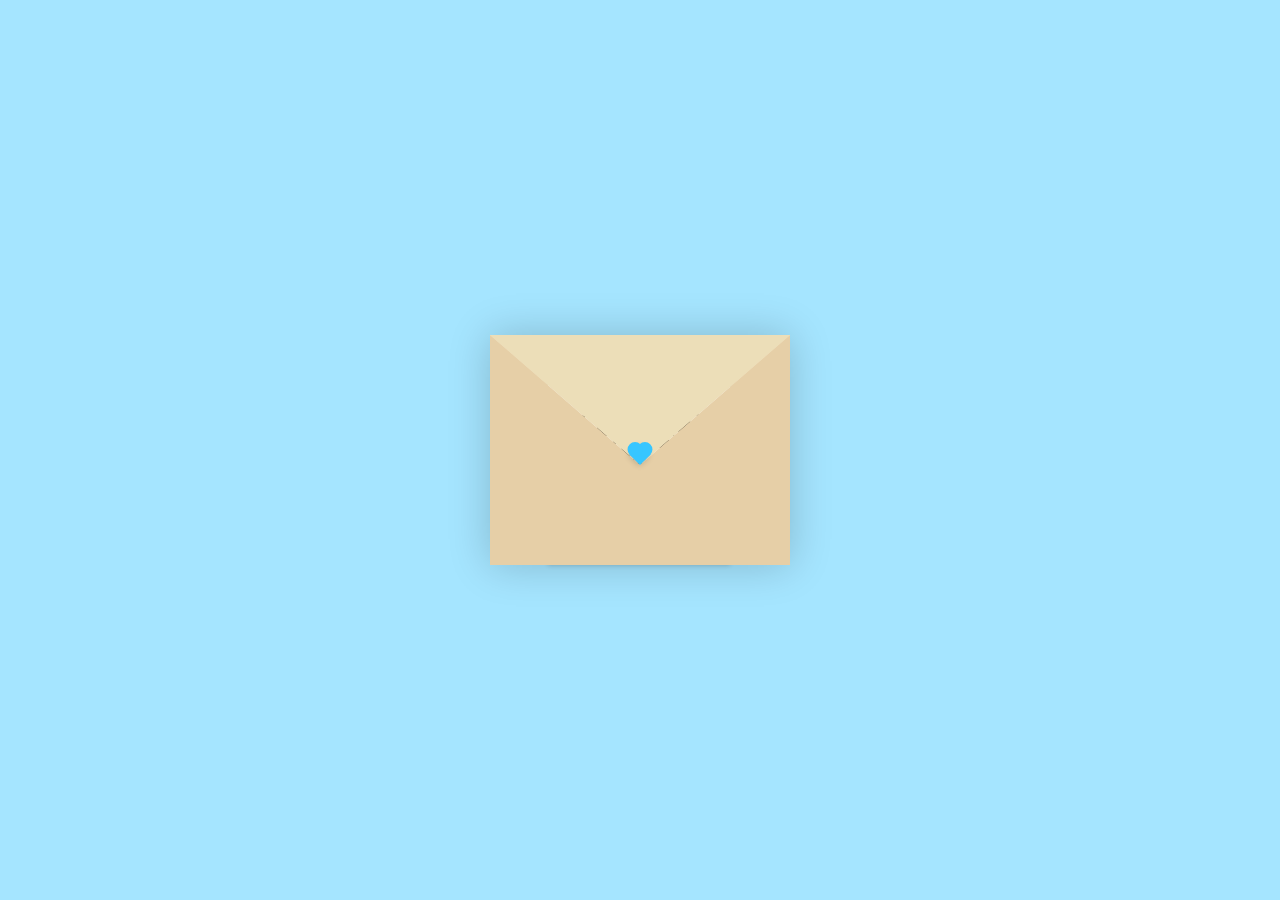
<file: index.html>
<!DOCTYPE html>
<html lang="en">
<head>
    <meta charset="UTF-8">
    <meta http-equiv="X-UA-Compatible" content="IE=edge">
    <meta name="viewport" content="width=device-width, initial-scale=1.0">
    <title>Happy Monthsary Love</title>
    <link rel="stylesheet" href="./style.css">
</head>
<body>
    <div class="container">
        <div class="envelope-wrapper">
            <div class="envelope">
                <div class="letter">
                    <div class="text">
                        <img src="Monthsary.jpg" alt="Monthsary Image">
                    </div>
                </div>
            </div>
            <div class="heart"></div>
        </div>
    </div>
    <script>
        const envelope = document.querySelector('.envelope-wrapper');
        envelope.addEventListener('click', () => {
            envelope.classList.toggle('flap');
        });
    </script>
</body>
</html>
</file>
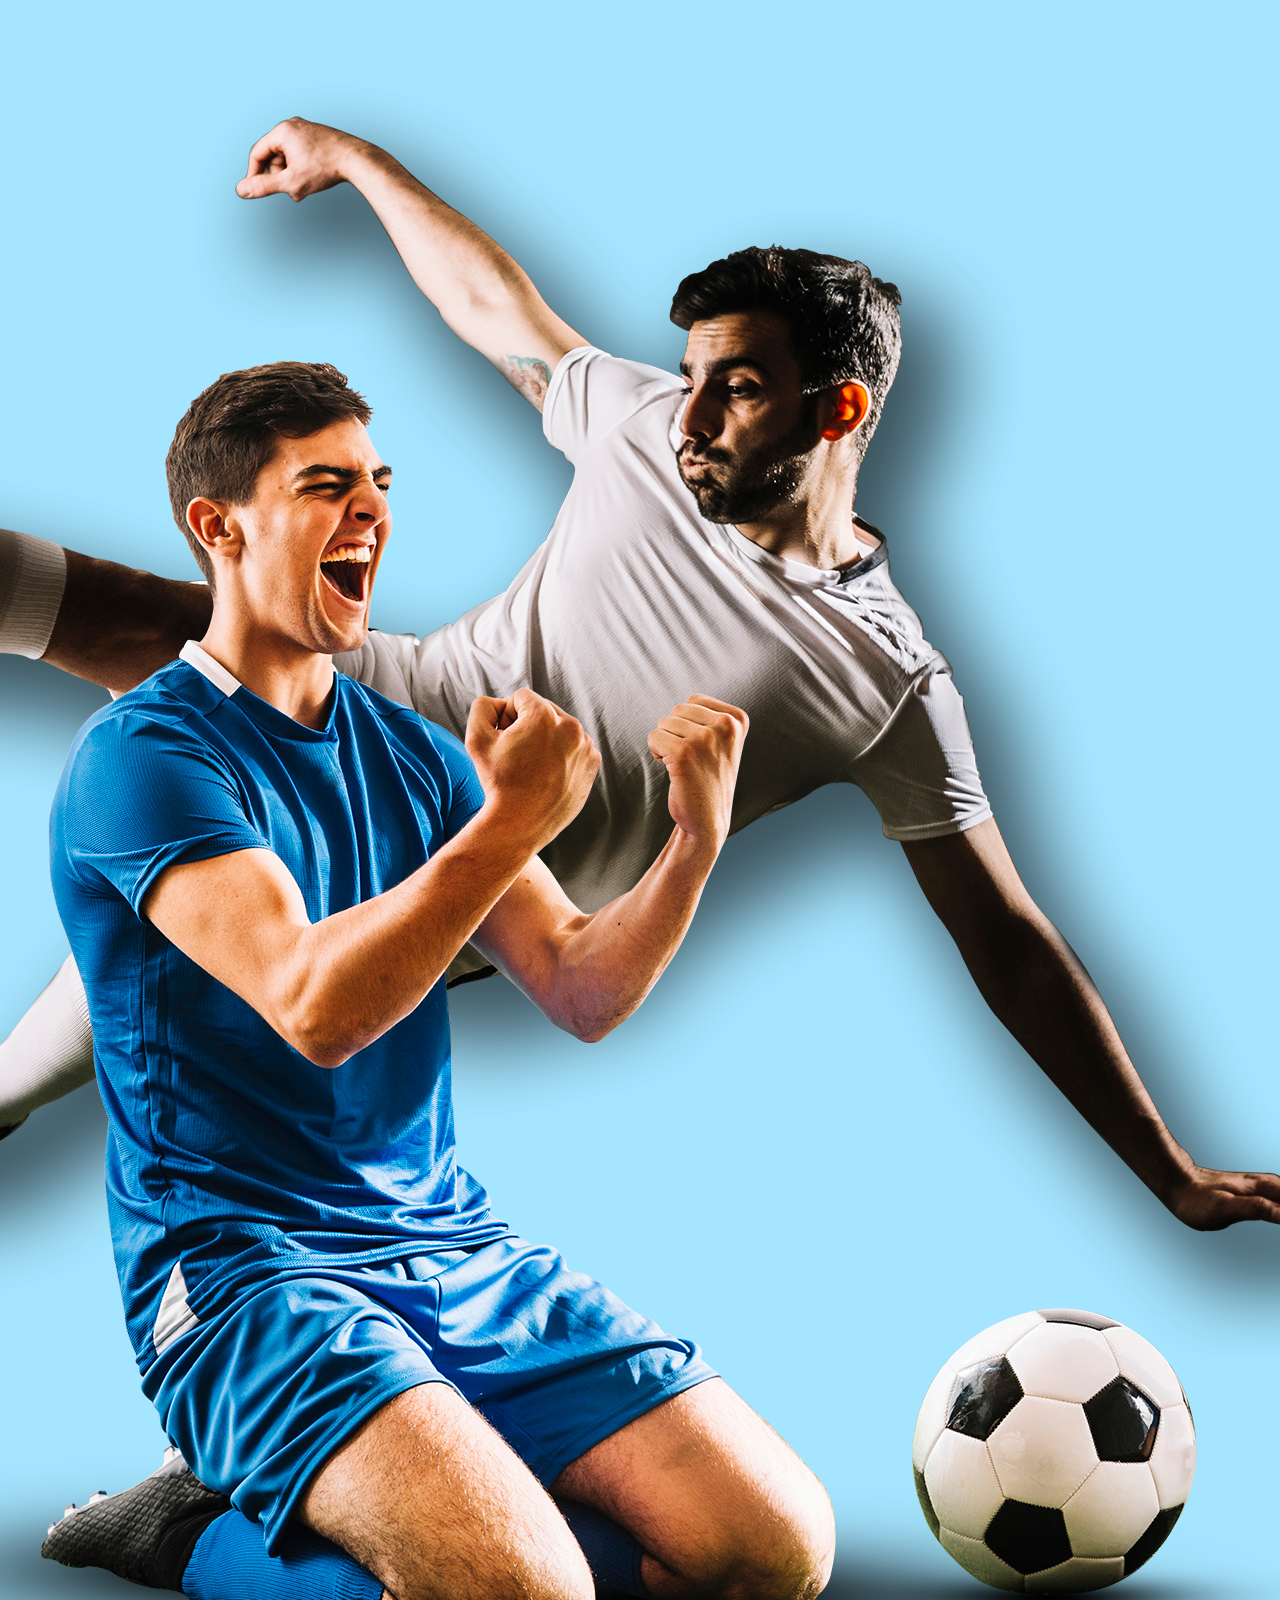
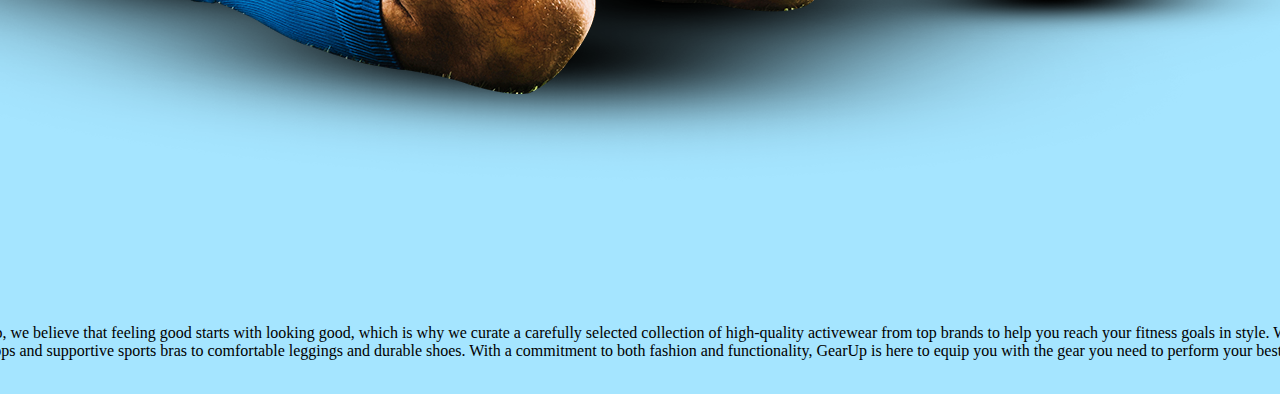
<file: about.html>
<!DOCTYPE html>
<html lang="en">
<head>
    <meta charset="UTF-8">
    <meta name="viewport" content="width=device width, initial scal=1.0">
    <title>GearUp</title>
    <link rel="stylesheet" href="style.css">
    <link href="https://fonts.googleapis.com/css2?family=Poppins:wght@300;400;500;600;700&display=swap" rel="stylesheet">
    <link rel="stylesheet" href="https://cdnjs.cloudflare.com/ajax/libs/font-awesome/6.5.2/css/all.min.css">
</head>
<body>
    
    <div class="container">
        <div class="navbar">
            <div class="logo">
                <a href="index.html"><img src="images/logo1a.png" width="200px"></a>
            </div>
            <nav>
                <ul id="MenuItems">
                    <li><a href="index.html">Home</a></li>
                    <li><a href="products.html">Products</a></li>
                    <li><a href="">About</a></li>
                    <li><a href="account.html">Account</a></li>
                </ul>
            </nav>
            <a href="cart.html"><img src="images/cart.png" width="30px" height="30px"></a>
            <img src="images/menu.png" class="menu-icon" onclick="menutoggle()">
        </div>        
    </div>

<!--------- account page --------->

<div class="account-page">
    <div class="container">
        <div class="row">
            <div class="col-2">
                <img src="images/image1.png" width 100%>
            </div>
            <div class="col-2">
                <h1>Welcome to GearUp</h1>
                <br>
                <p>Welcome to GearUp, your ultimate destination for premium fitness apparel! At GearUp, we believe that feeling good starts with looking good, which is why we curate a carefully selected collection of high-quality activewear from top brands to help you reach your fitness goals in style. Whether you're hitting the gym, going for a run, or practicing yoga, we've got you covered with everything from breathable tops and supportive sports bras to comfortable leggings and durable shoes. With a commitment to both fashion and functionality, GearUp is here to equip you with the gear you need to perform your best and conquer every workout with confidence. Gear up and get ready to elevate your fitness journey with us!</p>
            </div>
        </div>
    </div>
</div>
      
<!--------- footer --------->

    <div class="footer">
        <div class="container">
            <div class="row">
                <div class="footer-col-1">
                    <h3>Download Our App</h3>
                    <p>Download App for Android and iOS mobile phone.</p>
                    <div class="app-logo">
                        <img src="images/play-store.png">
                        <img src="images/app-store.png">
                    </div>
                </div>
                <div class="footer-col-2">
                    <img src="images/logo5a.png">
                    <p>Our Purpose Is to Sustainably Make the Pleasure and Benefits of Sports Accessible to the Many.</p>
                </div>
                <div class="footer-col-3">
                    <h3>Useful Links</h3>
                    <ul>
                        <li>Coupons</li>
                        <li>Blog Post</li>
                        <li>Return Policy</li>
                        <li>Join Affiliate</li>
                    </ul>
                </div>
                <div class="footer-col-4">
                    <h3>Follow Us</h3>
                   <ul>
                        <li><a href="https://web.facebook.com/profile.php?id=61559201755661" target="_blank">Facebook</a></li>
                        <li><a href="https://twitter.com/notgearup" target="_blank">Twitter</a></li>
                        <li><a href="https://www.instagram.com/notgearup/Instagram" target="_blank">Instagram</a></li>
                   </ul>
                </div>
            </div>
            <hr>
        </div>
    </div>

<!-------- js for toggle menu -------->

    <script>
        var MenuItems = document.getElementById("MenuItems");

        MenuItems.style.maxHeight = "0px";

        function menutoggle() {
            if (MenuItems.style.maxHeight == "0px") 
                {
                    MenuItems.style.maxHeight = "200px";
                } 
            else
                {
                    MenuItems.style.maxHeight = "0px";
                }    
        }
    </script>
</body>
</html>
</file>
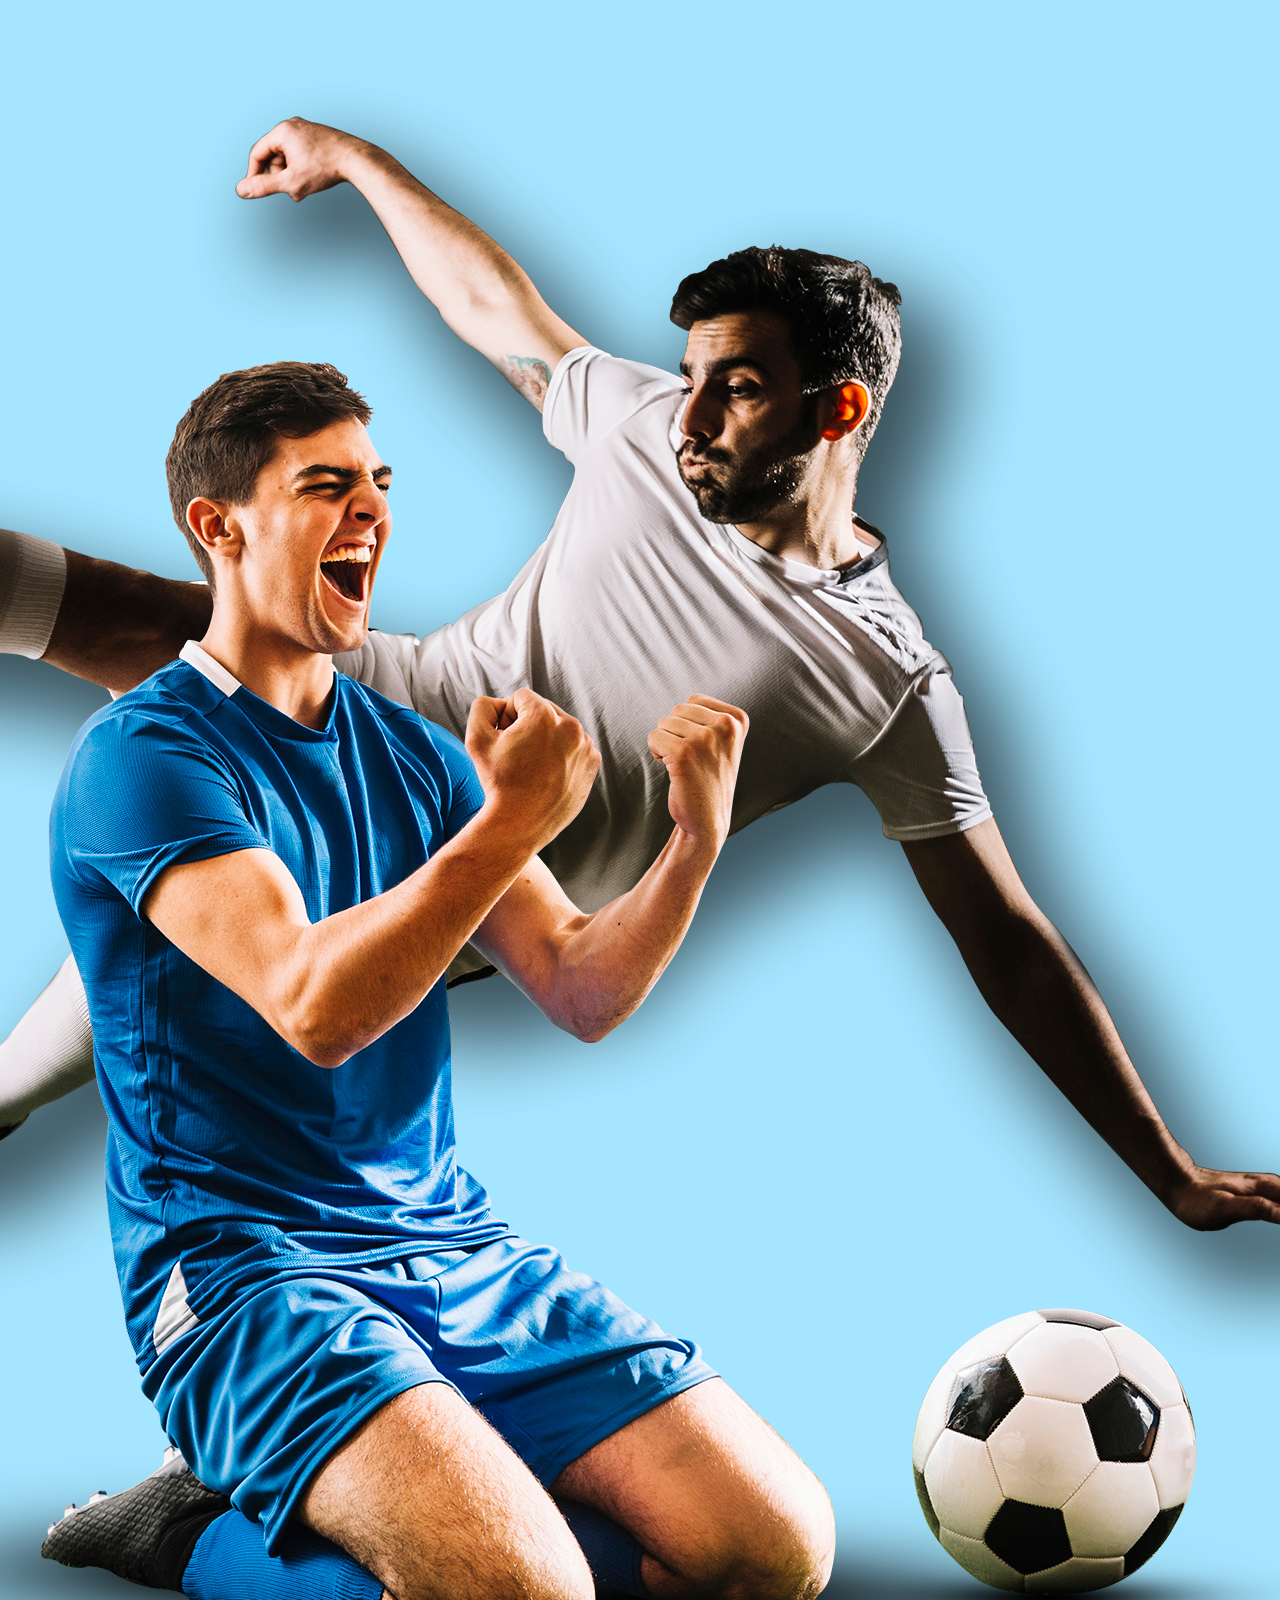
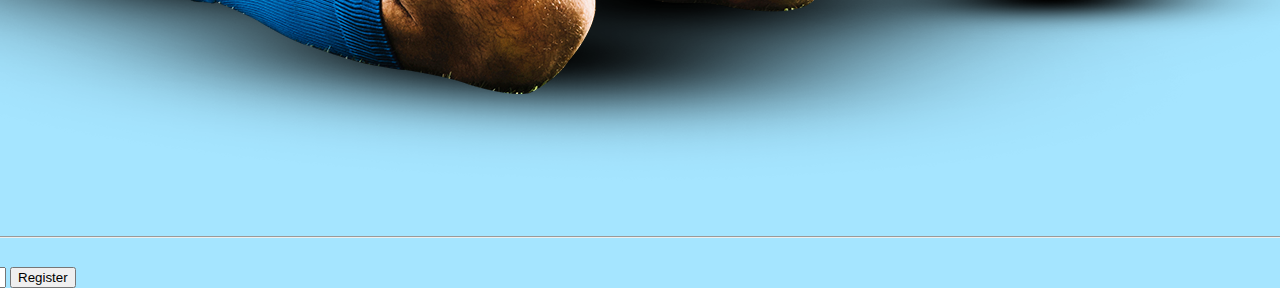
<file: account.html>
<!DOCTYPE html>
<html lang="en">
<head>
    <meta charset="UTF-8">
    <meta name="viewport" content="width=device width, initial scal=1.0">
    <title>GearUp</title>
    <link rel="stylesheet" href="style.css">
    <link href="https://fonts.googleapis.com/css2?family=Poppins:wght@300;400;500;600;700&display=swap" rel="stylesheet">
    <link rel="stylesheet" href="https://cdnjs.cloudflare.com/ajax/libs/font-awesome/6.5.2/css/all.min.css">
</head>
<body>
    
    <div class="container">
        <div class="navbar">
            <div class="logo">
                <a href="index.html"><img src="images/logo1a.png" width="200px"></a>
            </div>
            <nav>
                <ul id="MenuItems">
                    <li><a href="index.html">Home</a></li>
                    <li><a href="products.html">Products</a></li>
                    <li><a href="about.html">About</a></li>
                    <li><a href="account.html">Account</a></li>
                </ul>
            </nav>
            <a href="cart.html"><img src="images/cart.png" width="30px" height="30px"></a>
            <img src="images/menu.png" class="menu-icon" onclick="menutoggle()">
        </div>        
    </div>

<!--------- account page --------->

    <div class="account-page">
        <div class="container">
            <div class="row">
                <div class="col-2">
                    <img src="images/image1.png" width 100%>
                </div>
                <div class="col-2">
                    <div class="form-container">
                        <div class="form-btn">
                            <span onclick="login()">Login</span>
                            <span onclick="register()">Register</span>
                            <hr id="Indicator">
                        </div>

                        <form id="LoginForm">
                            <input type="text" placeholder="Username" required>
                            <input type="password" placeholder="Password" required>
                            <button type="submit" class="btn">Login</button>
                            <a href="">Forgot Password</a>
                        </form>

                        <form id="RegForm">
                            <input type="text" placeholder="Username" required>
                            <input type="email" placeholder="Email" required>
                            <input type="password" placeholder="Password" required>
                            <button type="submit" class="btn">Register</button>
                        </form>
                    </div>
                </div>
            </div>
        </div>
    </div>

<!--------- footer --------->

    <div class="footer">
        <div class="container">
            <div class="row">
                <div class="footer-col-1">
                    <h3>Download Our App</h3>
                    <p>Download App for Android and iOS mobile phone.</p>
                    <div class="app-logo">
                        <img src="images/play-store.png">
                        <img src="images/app-store.png">
                    </div>
                </div>
                <div class="footer-col-2">
                    <img src="images/logo5a.png">
                    <p>Our Purpose Is to Sustainably Make the Pleasure and Benefits of Sports Accessible to the Many.</p>
                </div>
                <div class="footer-col-3">
                    <h3>Useful Links</h3>
                    <ul>
                        <li>Coupons</li>
                        <li>Blog Post</li>
                        <li>Return Policy</li>
                        <li>Join Affiliate</li>
                    </ul>
                </div>
                <div class="footer-col-4">
                    <h3>Follow Us</h3>
                   <ul>
                        <li><a href="https://web.facebook.com/profile.php?id=61559201755661" target="_blank">Facebook</a></li>
                        <li><a href="https://twitter.com/notgearup" target="_blank">Twitter</a></li>
                        <li><a href="https://www.instagram.com/notgearup/Instagram" target="_blank">Instagram</a></li>
                   </ul>
                </div>
            </div>
            <hr>
        </div>
    </div>

<!-------- js for toggle menu -------->

    <script>
        var MenuItems = document.getElementById("MenuItems");

        MenuItems.style.maxHeight = "0px";

        function menutoggle() {
            if (MenuItems.style.maxHeight == "0px") 
                {
                    MenuItems.style.maxHeight = "200px";
                } 
            else
                {
                    MenuItems.style.maxHeight = "0px";
                }    
        }
    </script>

<!-------- js for toggle form -------->

    <script>

        var LoginForm = document.getElementById("LoginForm");
        var RegForm = document.getElementById("RegForm");
        var Indicator = document.getElementById("Indicator");
        

        function login() {
                
            RegForm.style.transform = "translateX(300px)";
            LoginForm.style.transform = "translateX(300px)";
            Indicator.style.transform = "translateX(0px)";
        }

        function register() {

            RegForm.style.transform = "translateX(0px)";
            LoginForm.style.transform = "translateX(0px)";
            Indicator.style.transform = "translateX(100px)";
        }

            document.getElementById("LoginForm").addEventListener('submit', function(event) {
            event.preventDefault();
            alert('You are now login!');
            if (validateForm(this)) {
            }    
        });

            document.getElementById("RegForm").addEventListener('submit', function(event) {
            event.preventDefault();
            alert('You are now registered!');
            if (validateForm(this)) {
            }    
        });
        
    </script>
</body>
</html>
</file>
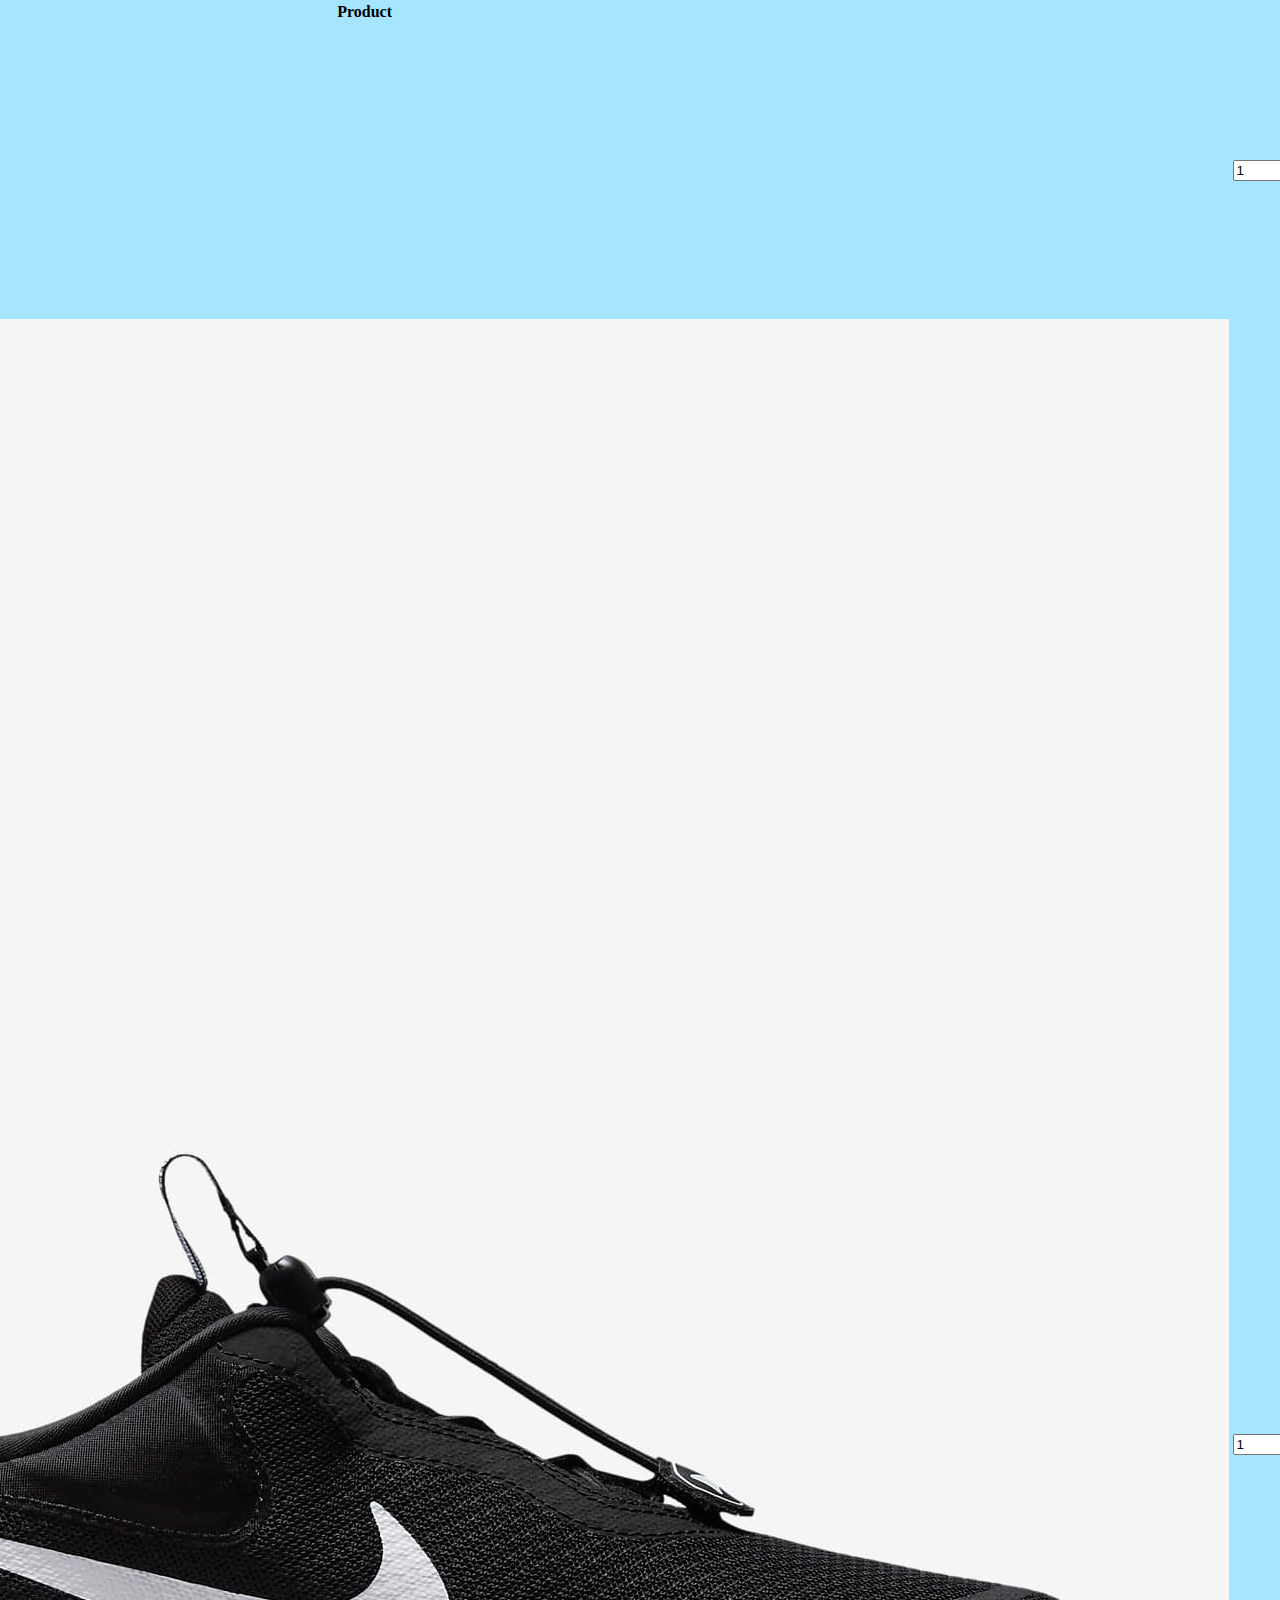
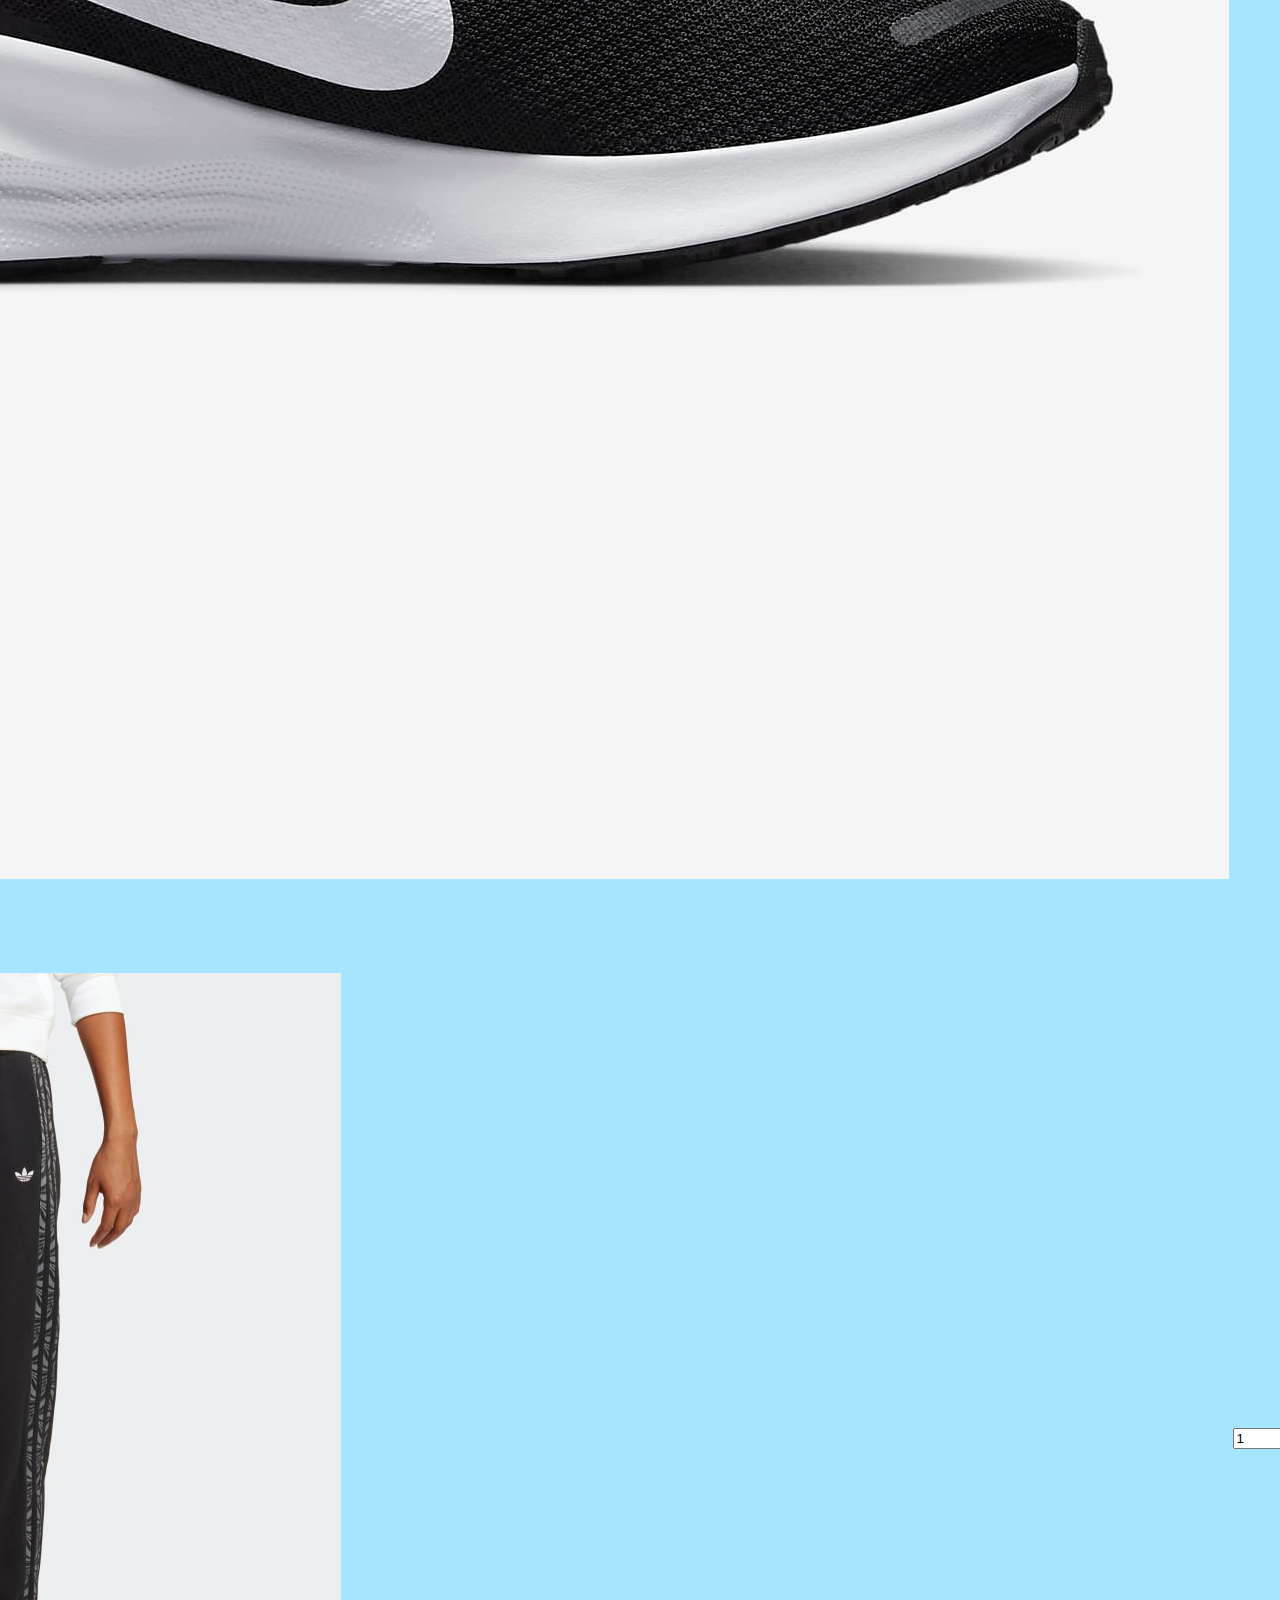
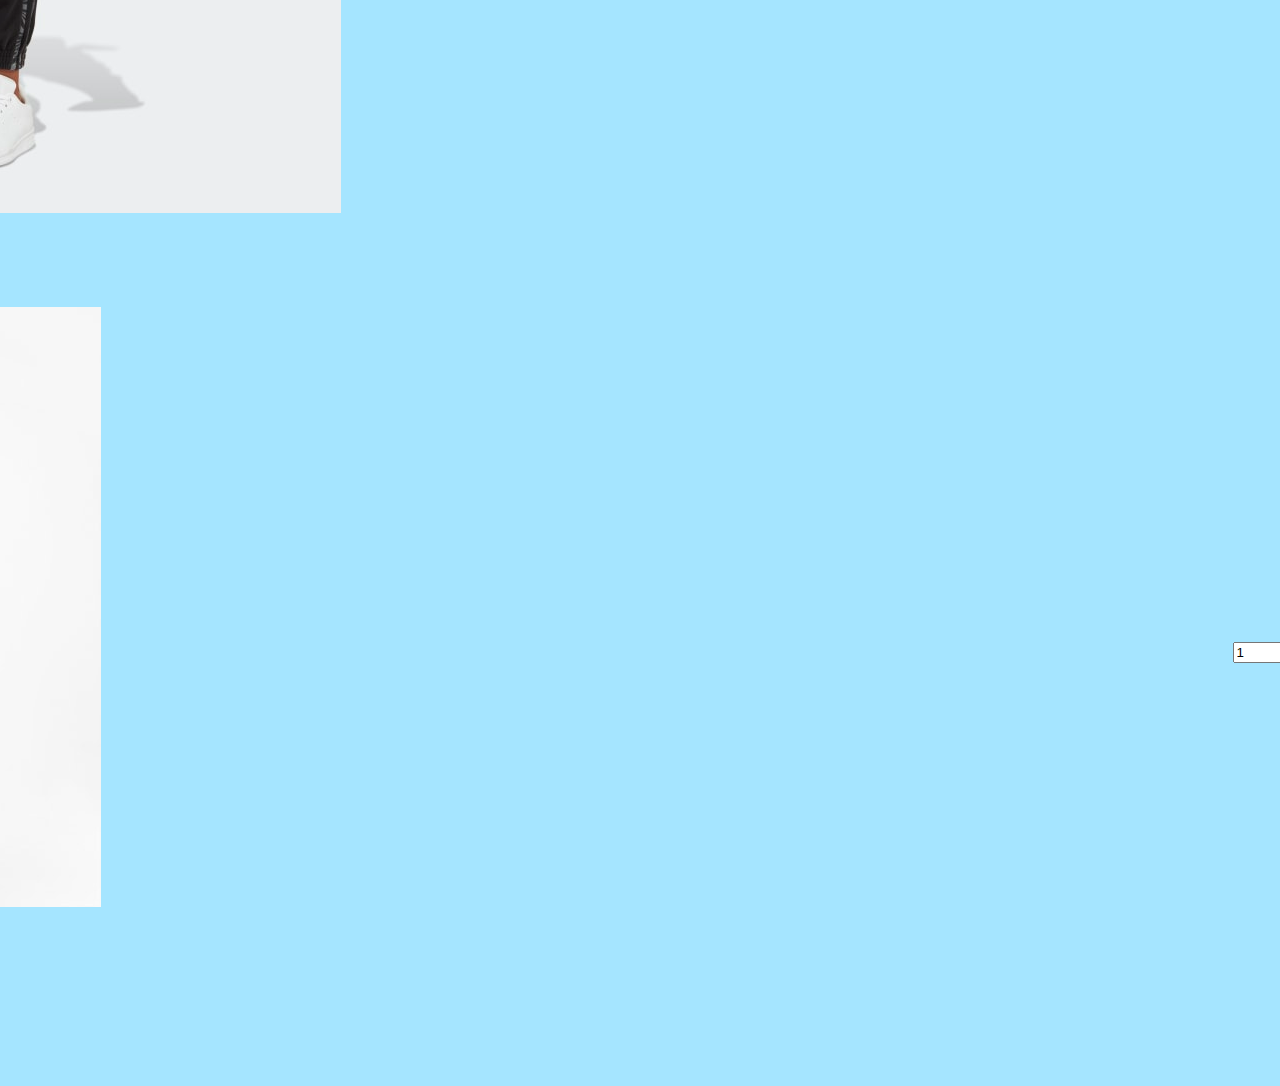
<file: cart.html>
<!DOCTYPE html>
<html lang="en">
<head>
    <meta charset="UTF-8">
    <meta name="viewport" content="width=device width, initial scal=1.0">
    <title>GearUp</title>
    <link rel="stylesheet" href="style.css">
    <link href="https://fonts.googleapis.com/css2?family=Poppins:wght@300;400;500;600;700&display=swap" rel="stylesheet">
    <link rel="stylesheet" href="https://cdnjs.cloudflare.com/ajax/libs/font-awesome/6.5.2/css/all.min.css">
</head>
<body>
    
    <div class="container">
        <div class="navbar">
            <div class="logo">
                <a href="index.html"><img src="images/logo1a.png" width="200px"></a>
            </div>
            <nav>
                <ul id="MenuItems">
                    <li><a href="index.html">Home</a></li>
                    <li><a href="products.html">Products</a></li>
                    <li><a href="about.html">About</a></li>
                    <li><a href="account.html">Account</a></li>
                </ul>
            </nav>
            <a href="cart.html"><img src="images/cart.png" width="30px" height="30px"></a>
            <img src="images/menu.png" class="menu-icon" onclick="menutoggle()">
        </div>        
    </div>

<!--------- cart items details --------->

<div class="small-container cart-page">
    <table>
        <tr>
            <th>Product</th>
            <th>Quantity</th>
            <th>Subtotal</th>
        </tr>
        <tr>
            <td>
                <div class="cart-info">
                    <img src="images/buy-1.jpg">
                    <div>
                        <p>Puma Red Printed T-shirt</p>
                        <small class="price">Price: $50.00</small>
                        <br>
                        <a href="#" class="remove-item btn-danger">Remove</a>
                    </div>
                </div>
            </td>
            <td><input type="number" min="1" value="1" class="quantity cart-quantity-input"></td>
            <td class="subtotal">$50.00</td>
        </tr>
        <tr>
            <td>
                <div class="cart-info">
                    <img src="images/buy-2.jpg">
                    <div>
                        <p>Nike Men Black Running Shoes</p>
                        <small class="price">Price: $80.00</small>
                        <br>
                        <a href="#" class="remove-item btn-danger">Remove</a>
                    </div>
                </div>
            </td>
            <td><input type="number" min="1" value="1" class="quantity cart-quantity-input"></td>
            <td class="subtotal">$80.00</td>
        </tr>
        <tr>
            <td>
                <div class="cart-info">
                    <img src="images/buy-3.jpg">
                    <div>
                        <p>Adidas Jogger Pants</p>
                        <small class="price">Price: $50.00</small>
                        <br>
                        <a href="#" class="remove-item btn-danger">Remove</a>
                    </div>
                </div>
            </td>
            <td><input type="number" min="1" value="1" class="quantity cart-quantity-input"></td>
            <td class="subtotal">$50.00</td>
        </tr>
        <tr>
            <td>
                <div class="cart-info">
                    <img src="images/buy-4.jpg">
                    <div>
                        <p>Puma Women Black Polo Shirt</p>
                        <small class="price">Price: $55.00</small>
                        <br>
                        <a href="#" class="remove-item btn-danger">Remove</a>
                    </div>
                </div>
            </td>
            <td><input type="number" min="1" value="1" class="quantity cart-quantity-input"></td>
            <td class="subtotal">$55.00</td>
        </tr>
    </table>
    <div class="total-price">
        <table>
            <tr>
                <td>Subtotal</td>
                <td>$235.00</td>
            </tr>
            <tr>
                <td>Tax</td>
                <td>$30.00</td>
            </tr>
            <tr>
                <td>Total</td>
                <td>$265.00</td>
            </tr>
        </table>
    </div>
    <a href="#" class="button" onclick="checkout()">Check Out</a>
</div>

<!--------- footer --------->

    <div class="footer">
        <div class="container">
            <div class="row">
                <div class="footer-col-1">
                    <h3>Download Our App</h3>
                    <p>Download App for Android and iOS mobile phone.</p>
                    <div class="app-logo">
                        <img src="images/play-store.png">
                        <img src="images/app-store.png">
                    </div>
                </div>
                <div class="footer-col-2">
                    <img src="images/logo5a.png">
                    <p>Our Purpose Is to Sustainably Make the Pleasure and Benefits of Sports Accessible to the Many.</p>
                </div>
                <div class="footer-col-3">
                    <h3>Useful Links</h3>
                    <ul>
                        <li>Coupons</li>
                        <li>Blog Post</li>
                        <li>Return Policy</li>
                        <li>Join Affiliate</li>
                    </ul>
                </div>
                <div class="footer-col-4">
                    <h3>Follow Us</h3>
                   <ul>
                        <li><a href="https://web.facebook.com/profile.php?id=61559201755661" target="_blank">Facebook</a></li>
                        <li><a href="https://twitter.com/notgearup" target="_blank">Twitter</a></li>
                        <li><a href="https://www.instagram.com/notgearup/Instagram" target="_blank">Instagram</a></li>
                   </ul>
                </div>
            </div>
            <hr>
        </div>
    </div>

<!-------- js for toggle menu -------->

    <script>
        var MenuItems = document.getElementById("MenuItems");

        MenuItems.style.maxHeight = "0px";

        function menutoggle() {
            if (MenuItems.style.maxHeight == "0px") 
                {
                    MenuItems.style.maxHeight = "200px";
                } 
            else
                {
                    MenuItems.style.maxHeight = "0px";
                }    
        }
    </script>

<!-------- js for cart -------->

    <script>
        document.querySelectorAll('.quantity').forEach(function (input) {
        input.addEventListener('change', function () {
            if (parseInt(this.value) < 1) {
                this.value = 1;
            }
            updateSubtotal(this);
        });
    });

    function updateSubtotal(input) {
        const price = parseFloat(input.parentElement.previousElementSibling.querySelector('.price').innerText.replace('Price: $', ''));
        const quantity = parseInt(input.value);
        const subtotal = price * quantity;
        input.parentElement.nextElementSibling.innerText = '$' + subtotal.toFixed(2);
        updateTotal();
    }

    function updateTotal() {
        const subtotals = document.querySelectorAll('.subtotal');
        let subtotal = 0;
        subtotals.forEach(function (sub) {
            subtotal += parseFloat(sub.innerText.replace('$', ''));
        });
        document.querySelector('.total-price table tr:first-child td:last-child').innerText = '$' + subtotal.toFixed(2);
        const tax = subtotal * 0.1;
        const total = subtotal + tax;
        document.querySelector('.total-price table tr:last-child td:last-child').innerText = '$' + total.toFixed(2);
    }

    document.querySelectorAll('.remove-item').forEach(function (link) {
        link.addEventListener('click', function (e) {
            e.preventDefault();
            this.closest('tr').remove();
            updateTotal();
        });
    });
    </script>

<script>
    function checkout() {
        alert("Your purchase has been checked out.");
    }
</script>

</body>
</html>
</file>
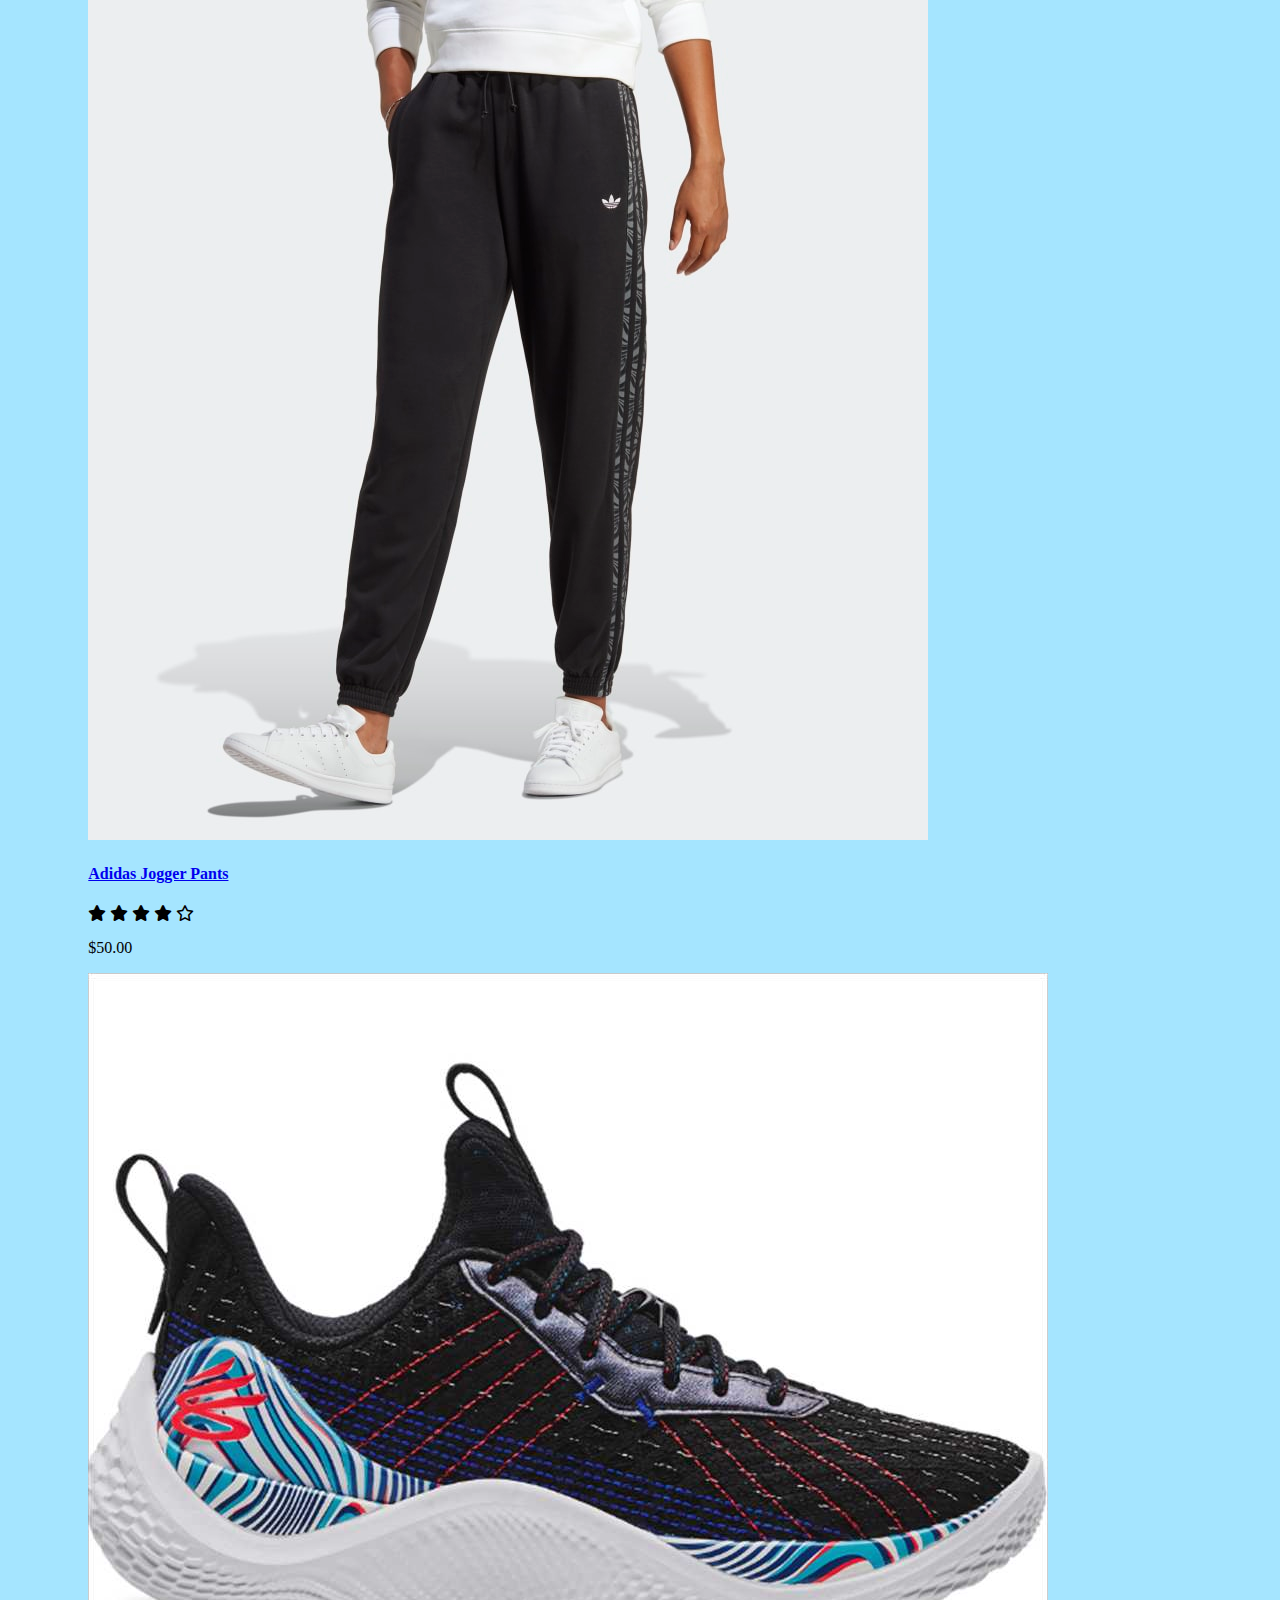
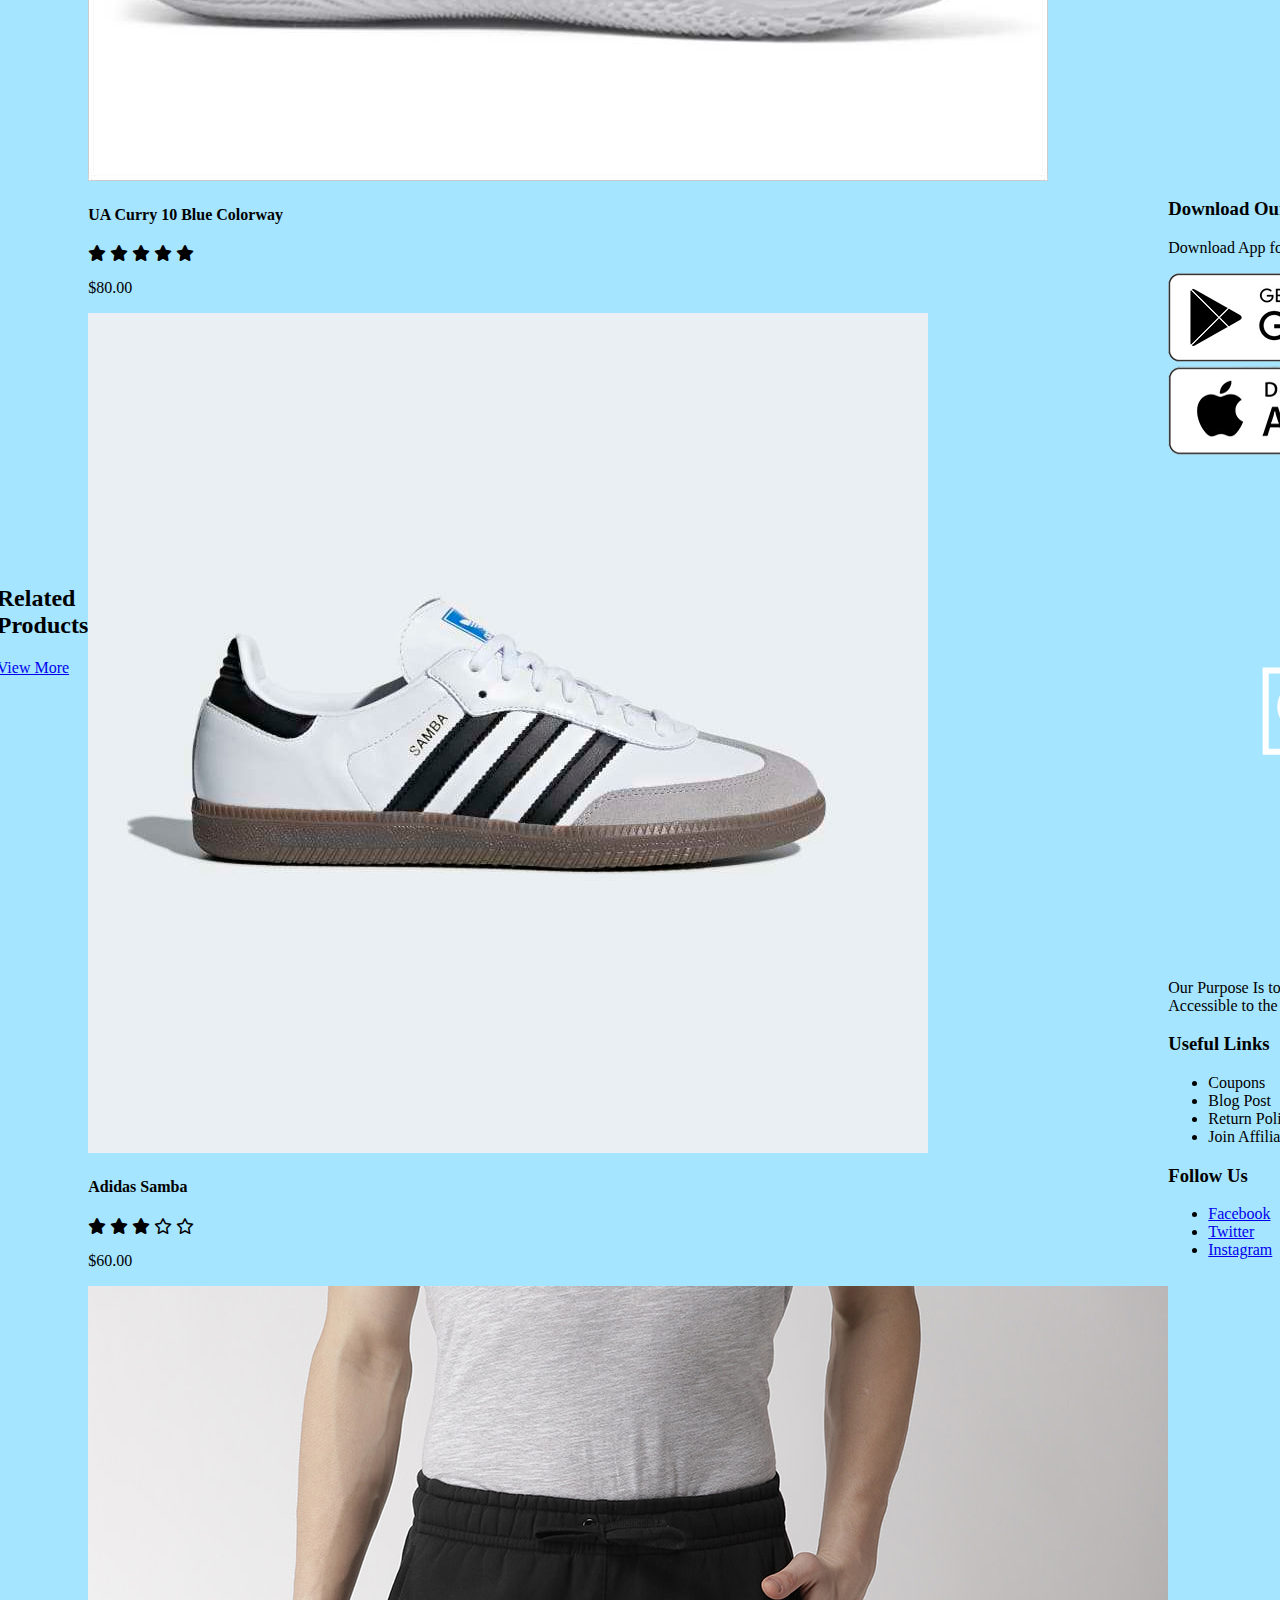
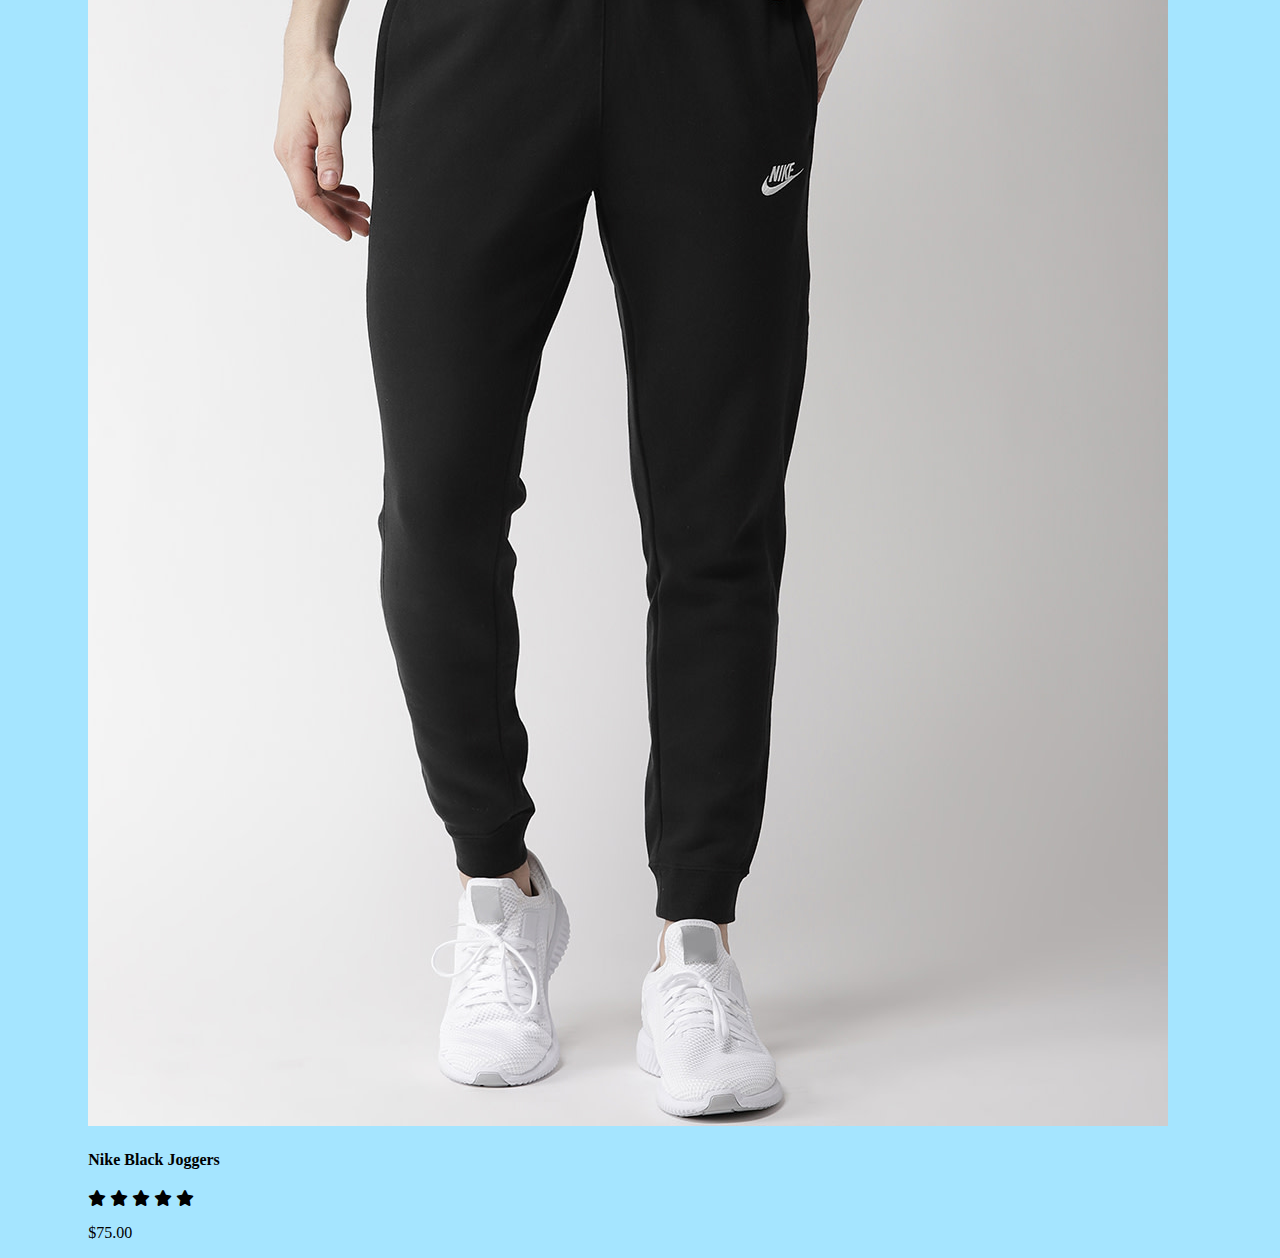
<file: product-details-1.html>
<!DOCTYPE html>
<html lang="en">
<head>
    <meta charset="UTF-8">
    <meta name="viewport" content="width=device width, initial scal=1.0">
    <title>GearUp</title>
    <link rel="stylesheet" href="style.css">
    <link href="https://fonts.googleapis.com/css2?family=Poppins:wght@300;400;500;600;700&display=swap" rel="stylesheet">
    <link rel="stylesheet" href="https://cdnjs.cloudflare.com/ajax/libs/font-awesome/6.5.2/css/all.min.css">
</head>
<body>
    
    <div class="container">
        <div class="navbar">
            <div class="logo">
                <a href="index.html"><img src="images/logo1a.png" width="200px"></a>
            </div>
            <nav>
                <ul id="MenuItems">
                    <li><a href="index.html">Home</a></li>
                    <li><a href="products.html">Products</a></li>
                    <li><a href="about.html">About</a></li>
                    <li><a href="account.html">Account</a></li>
                </ul>
            </nav>
            <a href="cart.html"><img src="images/cart.png" width="30px" height="30px"></a>
            <img src="images/menu.png" class="menu-icon" onclick="menutoggle()">
        </div>        
    </div>

<!------------ single product details ----------->

    <div class="small-container single-product">
        <div class="row">
            <div class="col-2">
                <img src="images/gallery-1.1.jpg" width="100%" id="ProductImg">

                <div class="small-img-row">
                    <div class="small-img-col">
                        <img src="images/gallery-1.1.jpg" width="100%" class="small-img">
                    </div>
                    <div class="small-img-col">
                        <img src="images/gallery-1.2.jpg" width="100%" class="small-img">
                    </div>
                    <div class="small-img-col">
                        <img src="images/gallery-1.3.jpg" width="100%" class="small-img">
                    </div>
                    <div class="small-img-col">
                        <img src="images/gallery-1.4.jpg" width="100%" class="small-img">
                    </div>
                </div>    
            </div>
            <div class="col-2">
                <p>Home / T-Shirt</p>
                <h1>Puma Red Printed T-Shirt</h1>
                <h4>$50.00</h4>
                <select>
                    <option>Select Size</option>
                    <option>XXL</option>
                    <option>XL</option>
                    <option>Large</option>
                    <option>Medium</option>
                    <option>Small</option>
                </select>
                <input type="number" min="1" value="1">
                <a href="" class="btn">Add</a>
                <h3>Product Details <i class="fa fa-indent"></i></h3>
                <br>
                <p>Give your summer wardrobe a style upgrade with the HRX Men's Active T-shirt. Team it with a pair of shorts for your morning workout or denim for an evening out with the guys.</p>
            </div>
        </div>
    </div>

<!------------ title ----------->

    <div class="small-container">
        <div class="row row-2">
            <h2>Related Products</h2>
            <a href="products.html"><p>View More</p></a>
        </div>
    </div>

<!------------ products ----------->

    <div class="small-container">
        <div class="row">
            <div class="col-4">
                <a href="product-details-3.html"><img src="images/product-3.jpg"></a>
                <a href="product-details-3.html"><h4>Adidas Jogger Pants</h4></a>
                <div class="rating">
                    <i class="fa fa-star"></i>
                    <i class="fa fa-star"></i>
                    <i class="fa fa-star"></i>
                    <i class="fa fa-star"></i>
                    <i class="fa-regular fa-star"></i>
                </div>
                <p>$50.00</p>
            </div>
            <div class="col-4">
                <img src="images/product-10.jpg">
                <h4>UA Curry 10 Blue Colorway</h4>
                <div class="rating">
                    <i class="fa fa-star"></i>
                    <i class="fa fa-star"></i>
                    <i class="fa fa-star"></i>
                    <i class="fa fa-star"></i>
                    <i class="fa fa-star"></i>
                </div>
                <p>$80.00</p>
            </div>
            <div class="col-4">
                <img src="images/product-11.jpg">
                <h4>Adidas Samba</h4>
                <div class="rating">
                    <i class="fa fa-star"></i>
                    <i class="fa fa-star"></i>
                    <i class="fa fa-star"></i>
                    <i class="fa-regular fa-star"></i>
                    <i class="fa-regular fa-star"></i>
                </div>
                <p>$60.00</p>
            </div>
            <div class="col-4">
                <img src="images/product-12.jpg">
                <h4>Nike Black Joggers</h4>
                <div class="rating">
                    <i class="fa fa-star"></i>
                    <i class="fa fa-star"></i>
                    <i class="fa fa-star"></i>
                    <i class="fa fa-star"></i>
                    <i class="fa fa-star"></i>
                </div>
                <p>$75.00</p>
            </div>
        </div>

    </div>

<!--------- footer --------->

    <div class="footer">
        <div class="container">
            <div class="row">
                <div class="footer-col-1">
                    <h3>Download Our App</h3>
                    <p>Download App for Android and iOS mobile phone.</p>
                    <div class="app-logo">
                        <img src="images/play-store.png">
                        <img src="images/app-store.png">
                    </div>
                </div>
                <div class="footer-col-2">
                    <img src="images/logo5a.png">
                    <p>Our Purpose Is to Sustainably Make the Pleasure and Benefits of Sports Accessible to the Many.</p>
                </div>
                <div class="footer-col-3">
                    <h3>Useful Links</h3>
                    <ul>
                        <li>Coupons</li>
                        <li>Blog Post</li>
                        <li>Return Policy</li>
                        <li>Join Affiliate</li>
                    </ul>
                </div>
                <div class="footer-col-4">
                    <h3>Follow Us</h3>
                   <ul>
                        <li><a href="https://web.facebook.com/profile.php?id=61559201755661" target="_blank">Facebook</a></li>
                        <li><a href="https://twitter.com/notgearup" target="_blank">Twitter</a></li>
                        <li><a href="https://www.instagram.com/notgearup/Instagram" target="_blank">Instagram</a></li>
                   </ul>
                </div>
            </div>
            <hr>
        </div>
    </div>

<!-------- js for toggle menu -------->

    <script>
        var MenuItems = document.getElementById("MenuItems");

        MenuItems.style.maxHeight = "0px";

        function menutoggle() {
            if (MenuItems.style.maxHeight == "0px") 
                {
                    MenuItems.style.maxHeight = "200px";
                } 
            else
                {
                    MenuItems.style.maxHeight = "0px";
                }    
        }
    </script>

<!-------- js for product gallery -------->

    <script>
        var ProductImg = document.getElementById("ProductImg");

        var SmallImg = document.getElementsByClassName("small-img");

            SmallImg[0].onclick = function() 
            {
                ProductImg.src = SmallImg[0].src;
            }

            SmallImg[1].onclick = function() 
            {
                ProductImg.src = SmallImg[1].src;
            }

            SmallImg[2].onclick = function() 
            {
                ProductImg.src = SmallImg[2].src;
            }

            SmallImg[3].onclick = function() 
            {
                ProductImg.src = SmallImg[3].src;
            }


    </script>

</body>
</html>
</file>
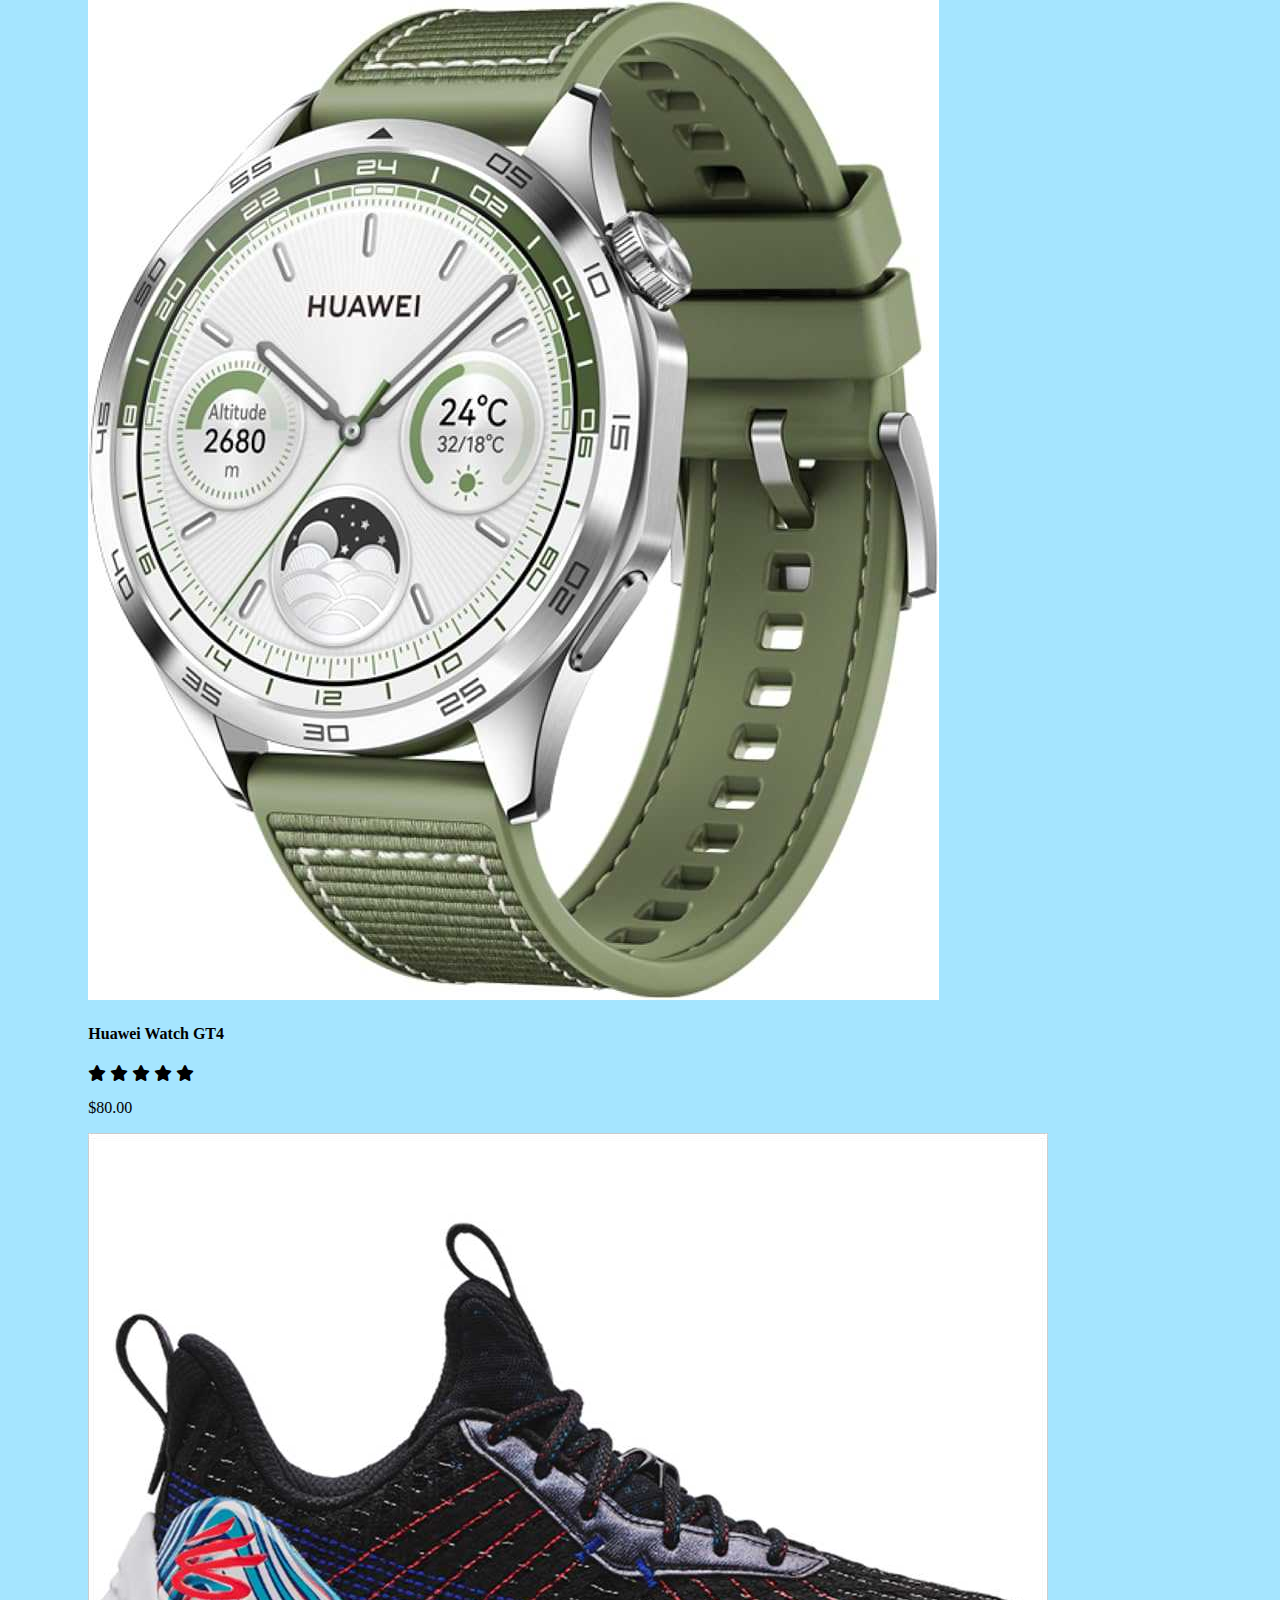
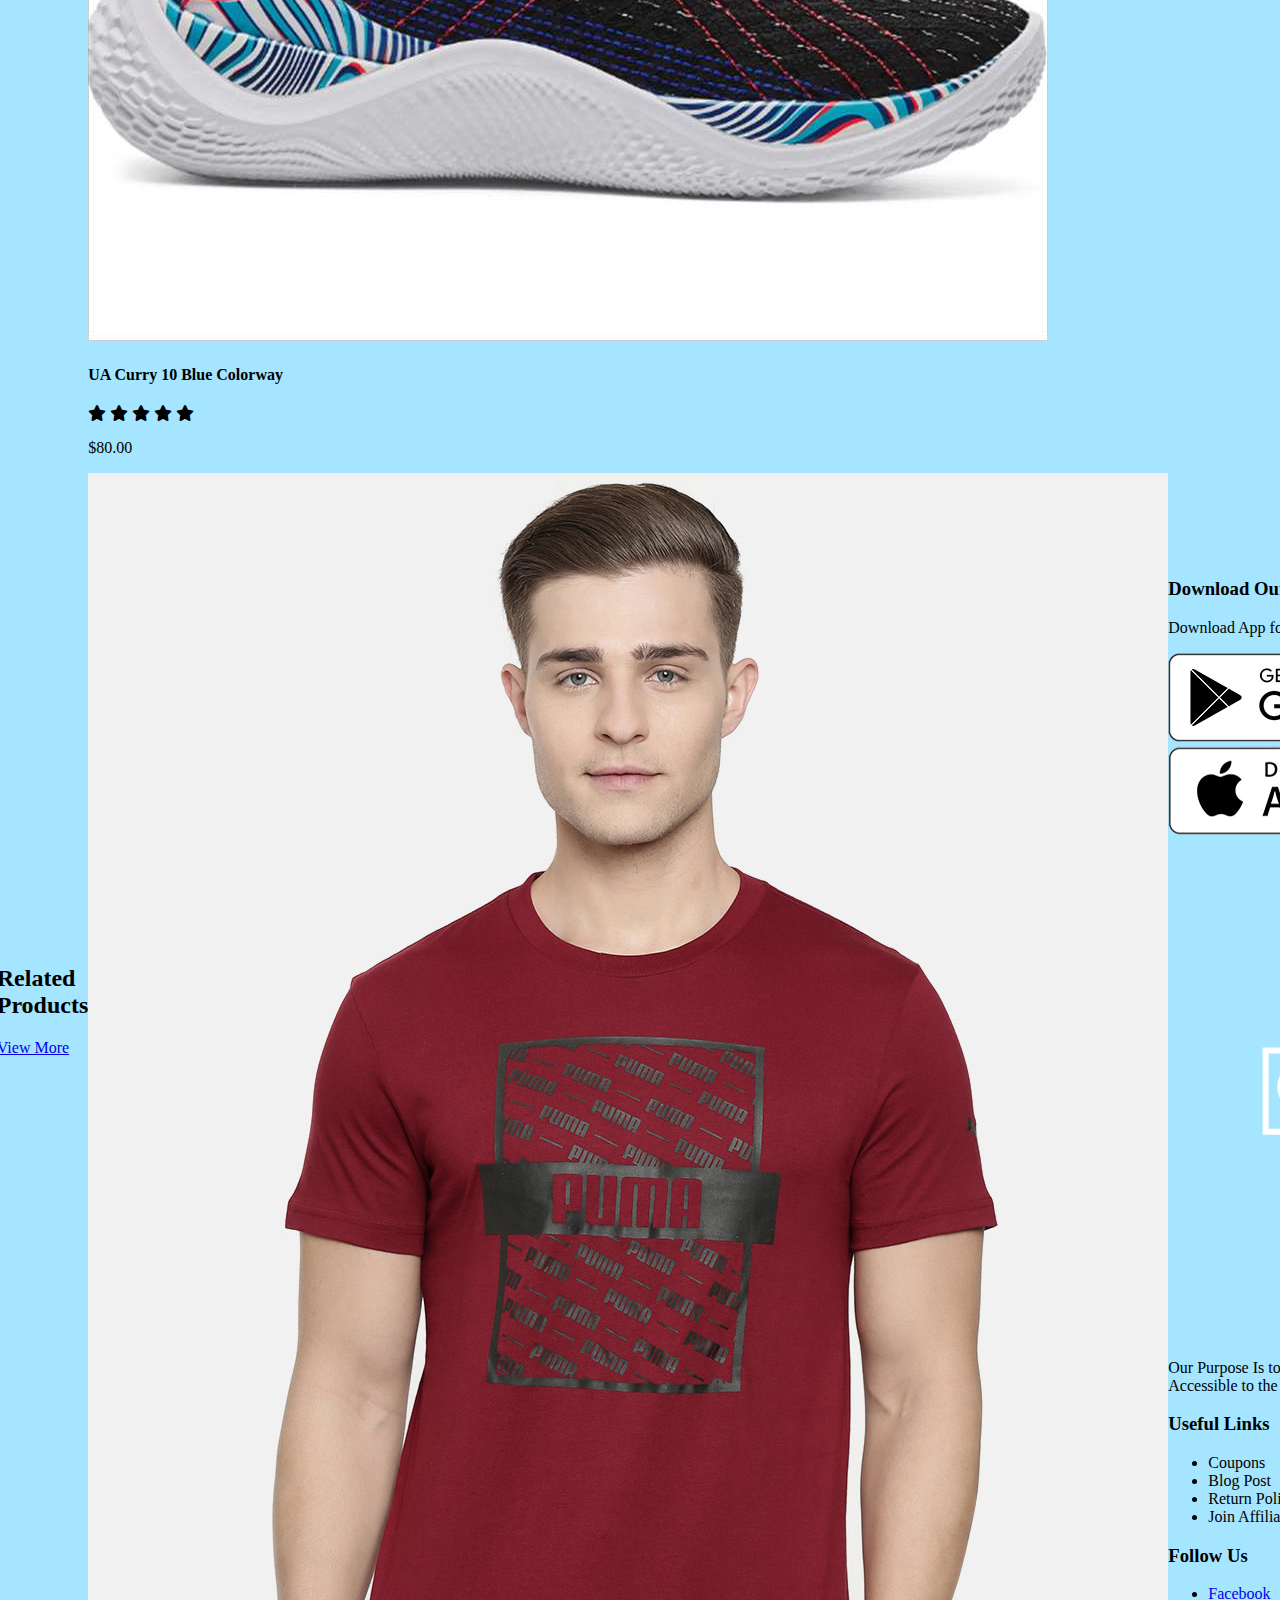
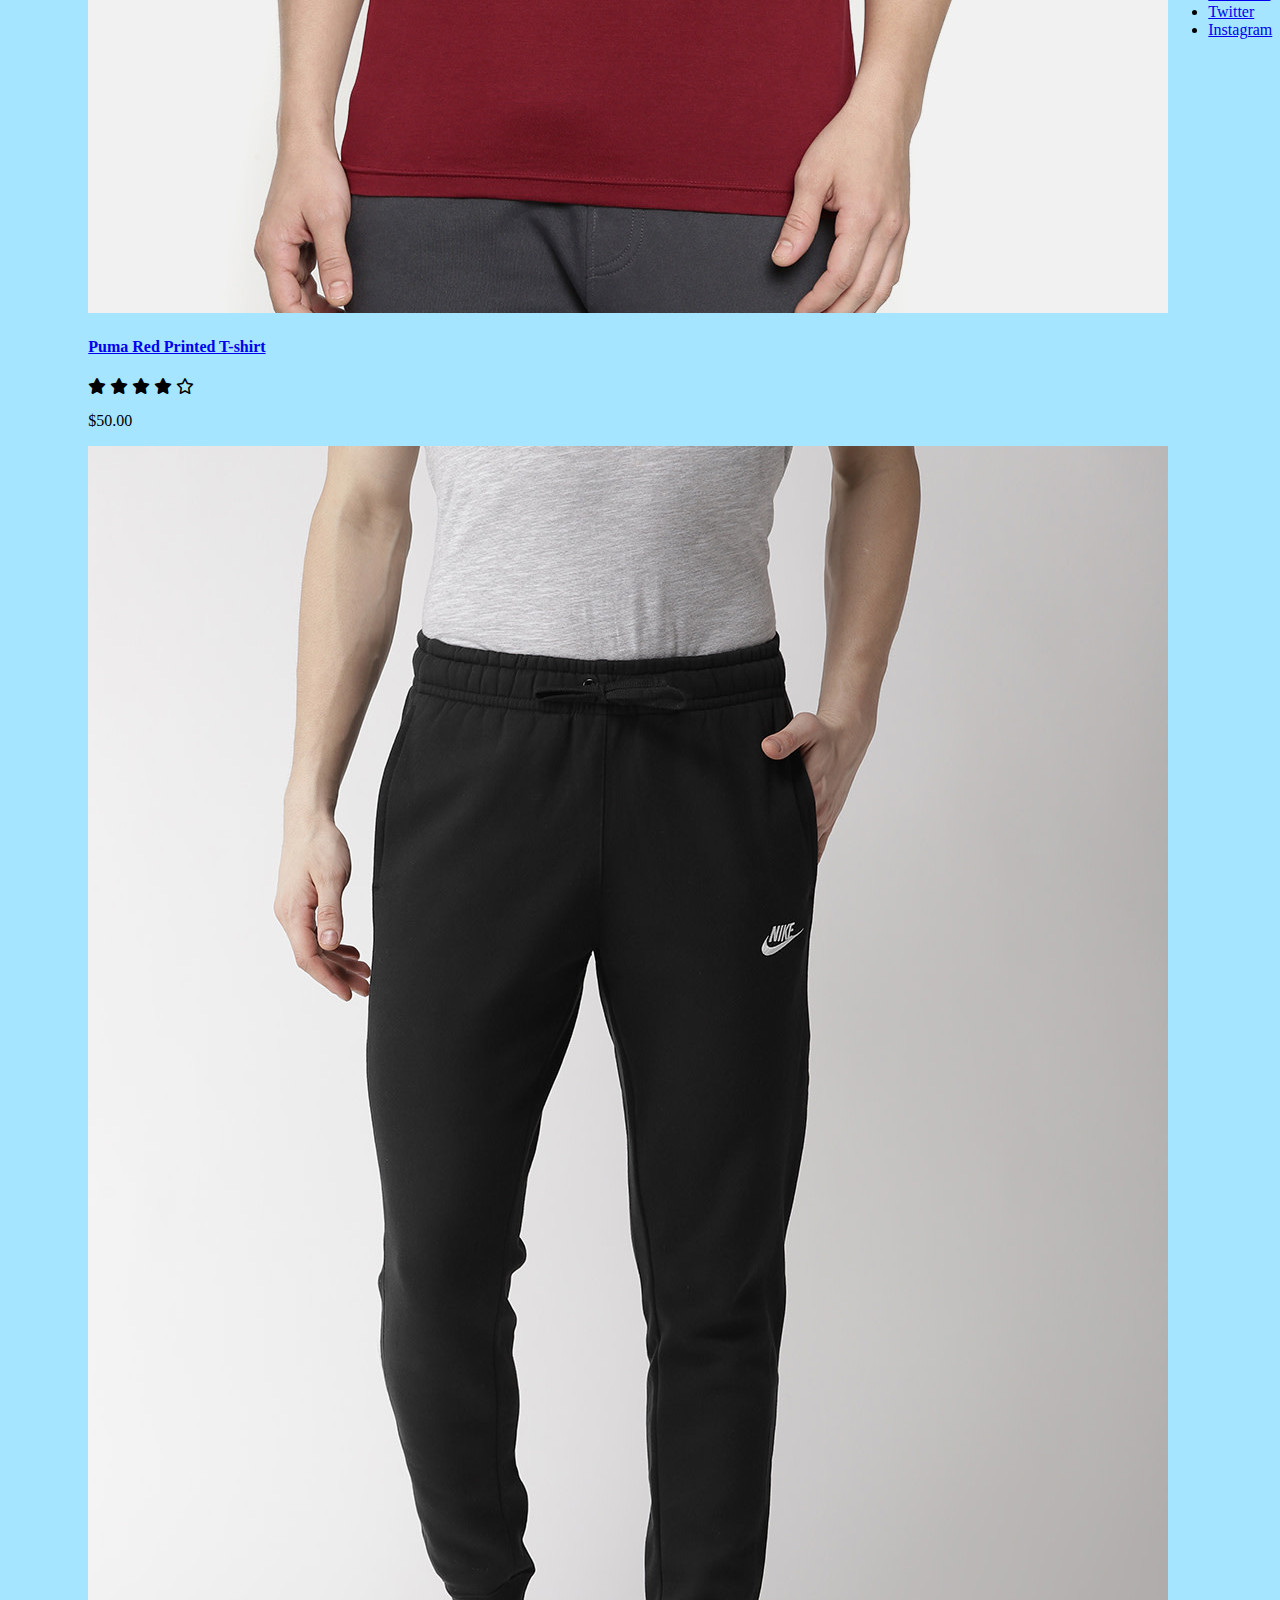
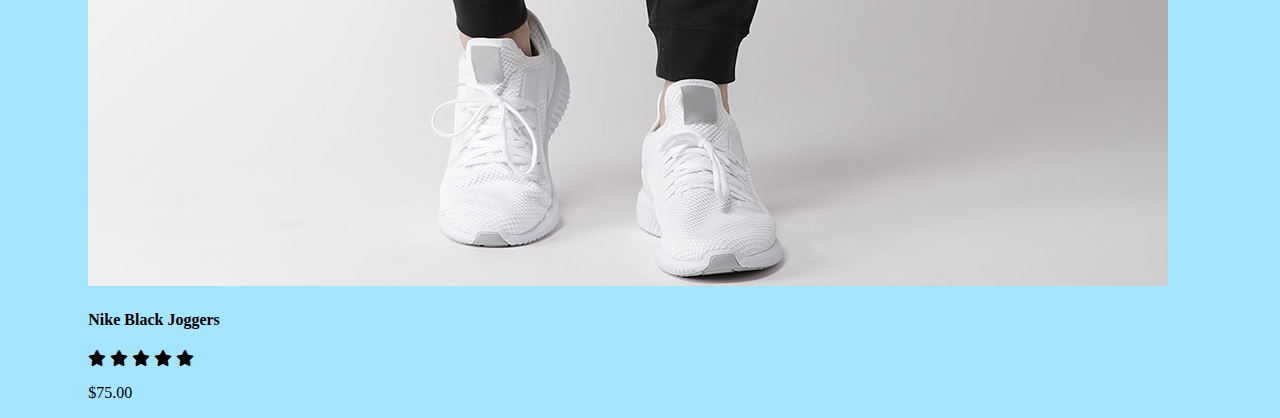
<file: product-details-2.html>
<!DOCTYPE html>
<html lang="en">
<head>
    <meta charset="UTF-8">
    <meta name="viewport" content="width=device width, initial scal=1.0">
    <title>GearUp</title>
    <link rel="stylesheet" href="style.css">
    <link href="https://fonts.googleapis.com/css2?family=Poppins:wght@300;400;500;600;700&display=swap" rel="stylesheet">
    <link rel="stylesheet" href="https://cdnjs.cloudflare.com/ajax/libs/font-awesome/6.5.2/css/all.min.css">
</head>
<body>
    
    <div class="container">
        <div class="navbar">
            <div class="logo">
                <a href="index.html"><img src="images/logo1a.png" width="200px"></a>
            </div>
            <nav>
                <ul id="MenuItems">
                    <li><a href="index.html">Home</a></li>
                    <li><a href="products.html">Products</a></li>
                    <li><a href="about.html">About</a></li>
                    <li><a href="account.html">Account</a></li>
                </ul>
            </nav>
            <a href="cart.html"><img src="images/cart.png" width="30px" height="30px"></a>
            <img src="images/menu.png" class="menu-icon" onclick="menutoggle()">
        </div>        
    </div>

<!------------ single product details ----------->

    <div class="small-container single-product">
        <div class="row">
            <div class="col-2">
                <img src="images/gallery-2.1.png" width="100%" id="ProductImg">

                <div class="small-img-row">
                    <div class="small-img-col">
                        <img src="images/gallery-2.1.png" width="100%" class="small-img">
                    </div>
                    <div class="small-img-col">
                        <img src="images/gallery-2.2.png" width="100%" class="small-img">
                    </div>
                    <div class="small-img-col">
                        <img src="images/gallery-2.3.png" width="100%" class="small-img">
                    </div>
                    <div class="small-img-col">
                        <img src="images/gallery-2.4.png" width="100%" class="small-img">
                    </div>
                </div>    
            </div>
            <div class="col-2">
                <p>Home / Shoes</p>
                <h1></h1>
                <h4>$80.00</h4>
                <select>
                    <option>Select Size</option>
                    <option>XXL</option>
                    <option>XL</option>
                    <option>Large</option>
                    <option>Medium</option>
                    <option>Small</option>
                </select>
                <input type="number" min="1" value="1">
                <a href="" class="btn">Add</a>
                <h3>Product Details <i class="fa fa-indent"></i></h3>
                <br>
                <p>We equipped our latest running shoe with plush cushioning and support to revolutionize your running experience. Stylish, comfortable, and performance-oriented, it offers a smooth ride at your desired pace by Nike. Plus, our new quick-and-easy toggle system makes slipping these shoes on and off effortless.</p>
            </div>
        </div>
    </div>

<!------------ title ----------->

    <div class="small-container">
        <div class="row row-2">
            <h2>Related Products</h2>
            <a href="products.html"><p>View More</p></a>
        </div>
    </div>

<!------------ products ----------->
    <div class="small-container">

        <div class="row">
            <div class="col-4">
                <img src="images/product-9.jpg">
                <h4>Huawei Watch GT4</h4>
                <div class="rating">
                    <i class="fa fa-star"></i>
                    <i class="fa fa-star"></i>
                    <i class="fa fa-star"></i>
                    <i class="fa fa-star"></i>
                    <i class="fa fa-star"></i>
                </div>
                <p>$80.00</p>
            </div>
            <div class="col-4">
                <img src="images/product-10.jpg">
                <h4>UA Curry 10 Blue Colorway</h4>
                <div class="rating">
                    <i class="fa fa-star"></i>
                    <i class="fa fa-star"></i>
                    <i class="fa fa-star"></i>
                    <i class="fa fa-star"></i>
                    <i class="fa fa-star"></i>
                </div>
                <p>$80.00</p>
            </div>
            <div class="col-4">
                <a href="product-details-1.html"><img src="images/product-1.jpg"></a>
                <a href="product-details-1.html"><h4>Puma Red Printed T-shirt</h4></a>
                <div class="rating">
                    <i class="fa fa-star"></i>
                    <i class="fa fa-star"></i>
                    <i class="fa fa-star"></i>
                    <i class="fa fa-star"></i>
                    <i class="fa-regular fa-star"></i>
                </div>
                <p>$50.00</p>
            </div>
            <div class="col-4">
                <img src="images/product-12.jpg">
                <h4>Nike Black Joggers</h4>
                <div class="rating">
                    <i class="fa fa-star"></i>
                    <i class="fa fa-star"></i>
                    <i class="fa fa-star"></i>
                    <i class="fa fa-star"></i>
                    <i class="fa fa-star"></i>
                </div>
                <p>$75.00</p>
            </div>
        </div>

    </div>

<!--------- footer --------->

    <div class="footer">
        <div class="container">
            <div class="row">
                <div class="footer-col-1">
                    <h3>Download Our App</h3>
                    <p>Download App for Android and iOS mobile phone.</p>
                    <div class="app-logo">
                        <img src="images/play-store.png">
                        <img src="images/app-store.png">
                    </div>
                </div>
                <div class="footer-col-2">
                    <img src="images/logo5a.png">
                    <p>Our Purpose Is to Sustainably Make the Pleasure and Benefits of Sports Accessible to the Many.</p>
                </div>
                <div class="footer-col-3">
                    <h3>Useful Links</h3>
                    <ul>
                        <li>Coupons</li>
                        <li>Blog Post</li>
                        <li>Return Policy</li>
                        <li>Join Affiliate</li>
                    </ul>
                </div>
                <div class="footer-col-4">
                    <h3>Follow Us</h3>
                   <ul>
                        <li><a href="https://web.facebook.com/profile.php?id=61559201755661" target="_blank">Facebook</a></li>
                        <li><a href="https://twitter.com/notgearup" target="_blank">Twitter</a></li>
                        <li><a href="https://www.instagram.com/notgearup/Instagram" target="_blank">Instagram</a></li>
                   </ul>
                </div>
            </div>
            <hr>
        </div>
    </div>

<!-------- js for toggle menu -------->

    <script>
        var MenuItems = document.getElementById("MenuItems");

        MenuItems.style.maxHeight = "0px";

        function menutoggle() {
            if (MenuItems.style.maxHeight == "0px") 
                {
                    MenuItems.style.maxHeight = "200px";
                } 
            else
                {
                    MenuItems.style.maxHeight = "0px";
                }    
        }
    </script>

<!-------- js for product gallery -------->

    <script>
        var ProductImg = document.getElementById("ProductImg");

        var SmallImg = document.getElementsByClassName("small-img");

            SmallImg[0].onclick = function() 
            {
                ProductImg.src = SmallImg[0].src;
            }

            SmallImg[1].onclick = function() 
            {
                ProductImg.src = SmallImg[1].src;
            }

            SmallImg[2].onclick = function() 
            {
                ProductImg.src = SmallImg[2].src;
            }

            SmallImg[3].onclick = function() 
            {
                ProductImg.src = SmallImg[3].src;
            }


    </script>

</body>
</html>
</file>
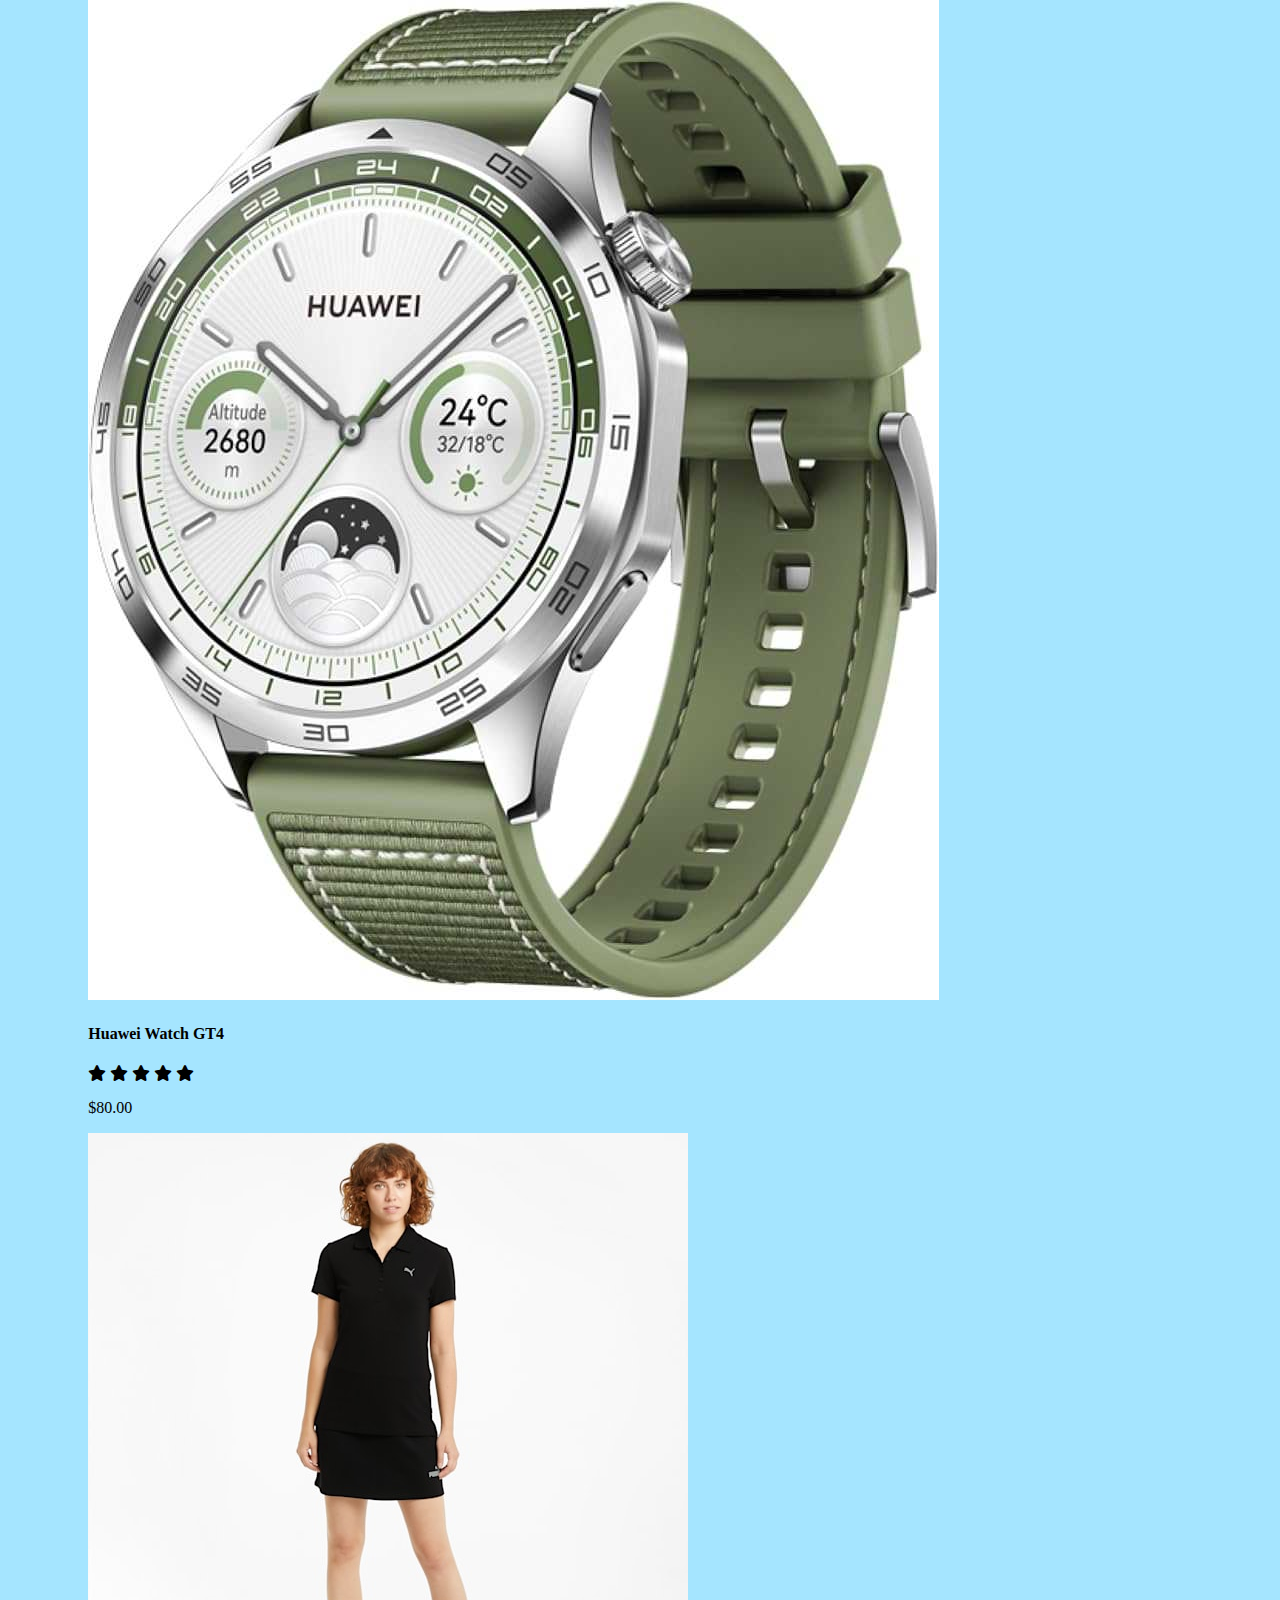
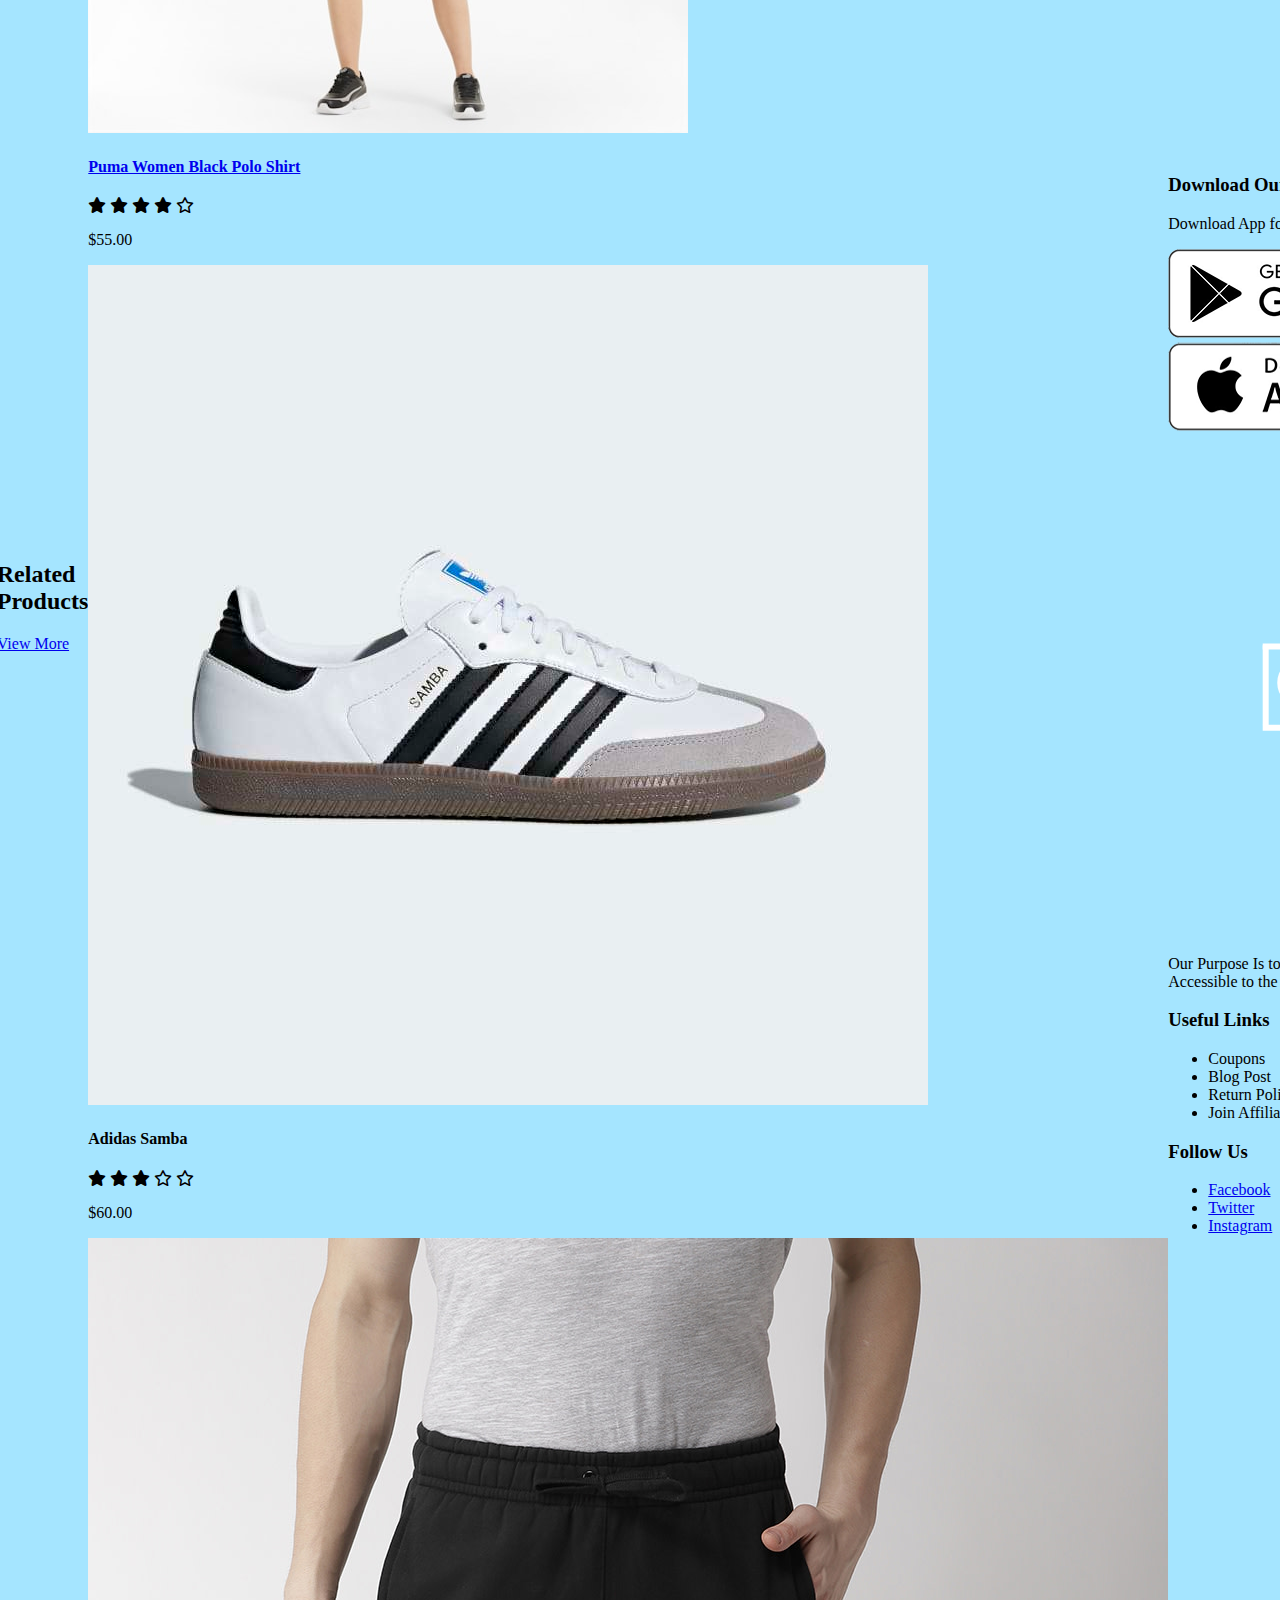
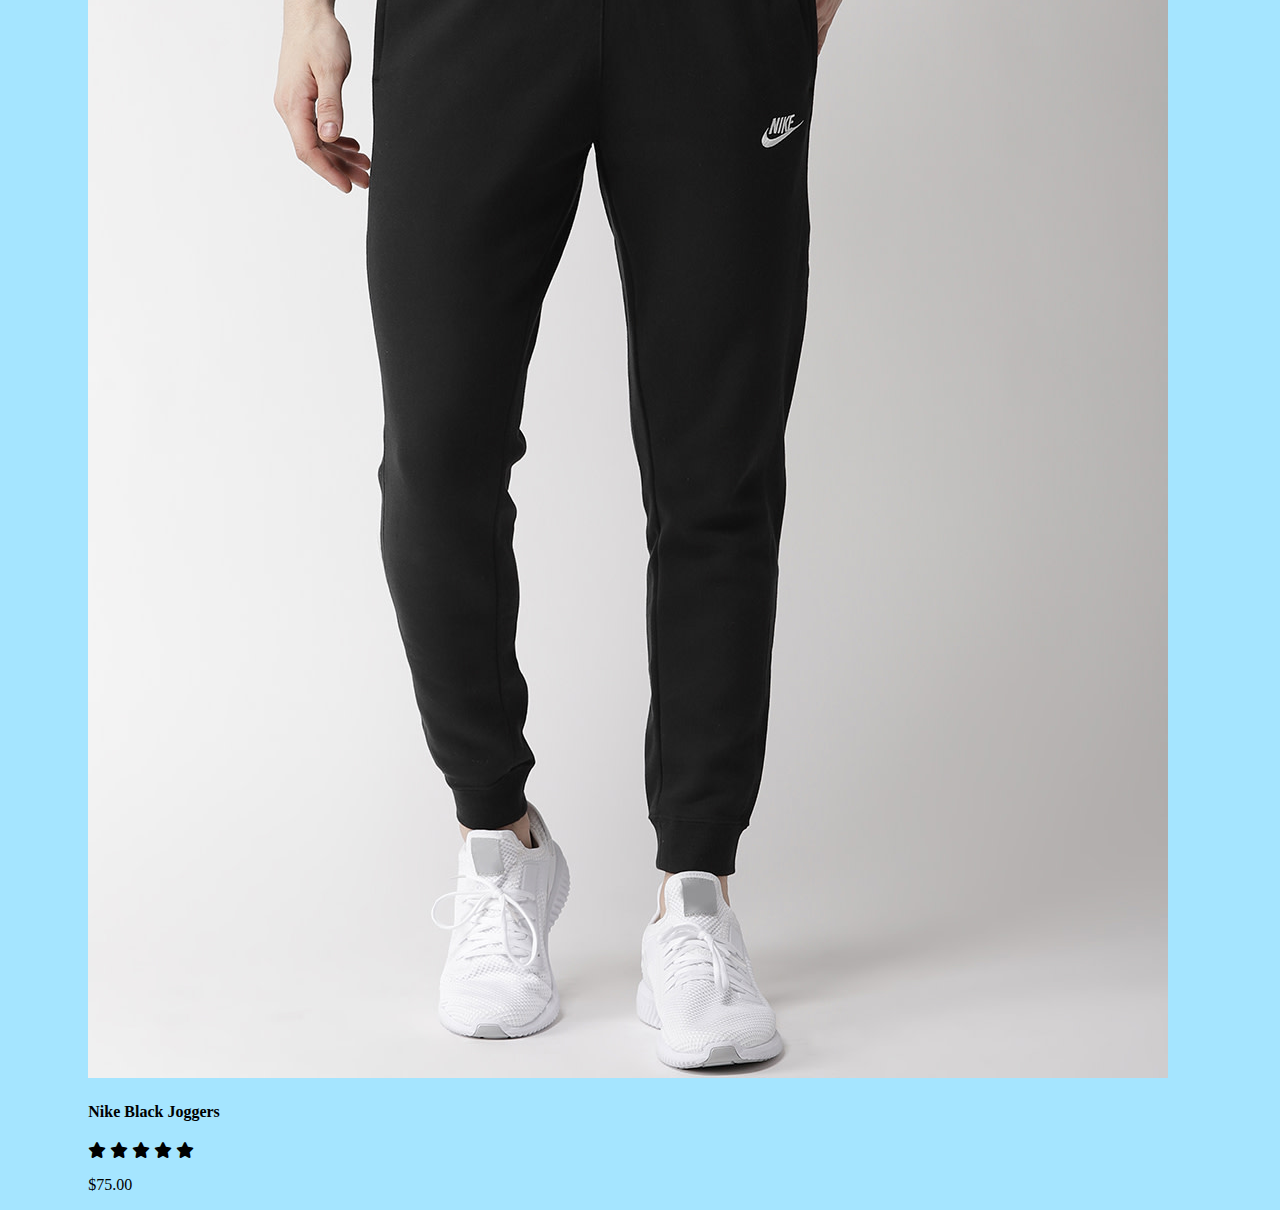
<file: product-details-3.html>
<!DOCTYPE html>
<html lang="en">
<head>
    <meta charset="UTF-8">
    <meta name="viewport" content="width=device width, initial scal=1.0">
    <title>GearUp</title>
    <link rel="stylesheet" href="style.css">
    <link href="https://fonts.googleapis.com/css2?family=Poppins:wght@300;400;500;600;700&display=swap" rel="stylesheet">
    <link rel="stylesheet" href="https://cdnjs.cloudflare.com/ajax/libs/font-awesome/6.5.2/css/all.min.css">
</head>
<body>
    
    <div class="container">
        <div class="navbar">
            <div class="logo">
                <a href="index.html"><img src="images/logo1a.png" width="200px"></a>
            </div>
            <nav>
                <ul id="MenuItems">
                    <li><a href="index.html">Home</a></li>
                    <li><a href="products.html">Products</a></li>
                    <li><a href="about.html">About</a></li>
                    <li><a href="account.html">Account</a></li>
                </ul>
            </nav>
            <a href="cart.html"><img src="images/cart.png" width="30px" height="30px"></a>
            <img src="images/menu.png" class="menu-icon" onclick="menutoggle()">
        </div>        
    </div>

<!------------ single product details ----------->

    <div class="small-container single-product">
        <div class="row">
            <div class="col-2">
                <img src="images/gallery-3.1.jpg" width="100%" id="ProductImg">

                <div class="small-img-row">
                    <div class="small-img-col">
                        <img src="images/gallery-3.1.jpg" width="100%" class="small-img">
                    </div>
                    <div class="small-img-col">
                        <img src="images/gallery-3.2.jpg" width="100%" class="small-img">
                    </div>
                    <div class="small-img-col">
                        <img src="images/gallery-3.3.jpg" width="100%" class="small-img">
                    </div>
                    <div class="small-img-col">
                        <img src="images/gallery-3.4.jpg" width="100%" class="small-img">
                    </div>
                </div>    
            </div>
            <div class="col-2">
                <p>Home / Pants</p>
                <h1>Adidas Jogger Pants</h1>
                <h4>$50.00</h4>
                <select>
                    <option>Select Size</option>
                    <option>XXL</option>
                    <option>XL</option>
                    <option>Large</option>
                    <option>Medium</option>
                    <option>Small</option>
                </select>
                <input type="number" min="1" value="1">
                <a href="" class="btn">Add</a>
                <h3>Product Details <i class="fa fa-indent"></i></h3>
                <br>
                <p>Get comfortable, but stay wild. These adidas joggers want you to do both. Fresh 3-Stripes along the sides come alive in an animal print, and classic jogger details invite your legs to just chill out. Made from a soft blend of cotton and polyester, they've got the perfect amount of stretch to move right along with you. Front welt pockets offer design-inspired detail, and elastic cuffs keep the look feeling tailored.</p>
            </div>
        </div>
    </div>

<!------------ title ----------->

    <div class="small-container">
        <div class="row row-2">
            <h2>Related Products</h2>
            <a href="products.html"><p>View More</p></a>
        </div>
    </div>

<!------------ products ----------->
    <div class="small-container">

        <div class="row">
            <div class="col-4">
                <img src="images/product-9.jpg">
                <h4>Huawei Watch GT4</h4>
                <div class="rating">
                    <i class="fa fa-star"></i>
                    <i class="fa fa-star"></i>
                    <i class="fa fa-star"></i>
                    <i class="fa fa-star"></i>
                    <i class="fa fa-star"></i>
                </div>
                <p>$80.00</p>
            </div>
            <div class="col-4">
                <a href="product-details-4.html"><img src="images/product-4.jpg"></a>
                <a href="product-details-4.html"><h4>Puma Women Black Polo Shirt</h4></a>
                <div class="rating">
                    <i class="fa fa-star"></i>
                    <i class="fa fa-star"></i>
                    <i class="fa fa-star"></i>
                    <i class="fa fa-star"></i>
                    <i class="fa-regular fa-star"></i>
                </div>
                <p>$55.00</p>
            </div>
            <div class="col-4">
                <img src="images/product-11.jpg">
                <h4>Adidas Samba</h4>
                <div class="rating">
                    <i class="fa fa-star"></i>
                    <i class="fa fa-star"></i>
                    <i class="fa fa-star"></i>
                    <i class="fa-regular fa-star"></i>
                    <i class="fa-regular fa-star"></i>
                </div>
                <p>$60.00</p>
            </div>
            <div class="col-4">
                <img src="images/product-12.jpg">
                <h4>Nike Black Joggers</h4>
                <div class="rating">
                    <i class="fa fa-star"></i>
                    <i class="fa fa-star"></i>
                    <i class="fa fa-star"></i>
                    <i class="fa fa-star"></i>
                    <i class="fa fa-star"></i>
                </div>
                <p>$75.00</p>
            </div>
        </div>

    </div>

<!--------- footer --------->

    <div class="footer">
        <div class="container">
            <div class="row">
                <div class="footer-col-1">
                    <h3>Download Our App</h3>
                    <p>Download App for Android and iOS mobile phone.</p>
                    <div class="app-logo">
                        <img src="images/play-store.png">
                        <img src="images/app-store.png">
                    </div>
                </div>
                <div class="footer-col-2">
                    <img src="images/logo5a.png">
                    <p>Our Purpose Is to Sustainably Make the Pleasure and Benefits of Sports Accessible to the Many.</p>
                </div>
                <div class="footer-col-3">
                    <h3>Useful Links</h3>
                    <ul>
                        <li>Coupons</li>
                        <li>Blog Post</li>
                        <li>Return Policy</li>
                        <li>Join Affiliate</li>
                    </ul>
                </div>
                <div class="footer-col-4">
                    <h3>Follow Us</h3>
                   <ul>
                        <li><a href="https://web.facebook.com/profile.php?id=61559201755661" target="_blank">Facebook</a></li>
                        <li><a href="https://twitter.com/notgearup" target="_blank">Twitter</a></li>
                        <li><a href="https://www.instagram.com/notgearup/Instagram" target="_blank">Instagram</a></li>
                   </ul>
                </div>
            </div>
            <hr>
        </div>
    </div>

<!-------- js for toggle menu -------->

    <script>
        var MenuItems = document.getElementById("MenuItems");

        MenuItems.style.maxHeight = "0px";

        function menutoggle() {
            if (MenuItems.style.maxHeight == "0px") 
                {
                    MenuItems.style.maxHeight = "200px";
                } 
            else
                {
                    MenuItems.style.maxHeight = "0px";
                }    
        }
    </script>

<!-------- js for product gallery -------->

    <script>
        var ProductImg = document.getElementById("ProductImg");

        var SmallImg = document.getElementsByClassName("small-img");

            SmallImg[0].onclick = function() 
            {
                ProductImg.src = SmallImg[0].src;
            }

            SmallImg[1].onclick = function() 
            {
                ProductImg.src = SmallImg[1].src;
            }

            SmallImg[2].onclick = function() 
            {
                ProductImg.src = SmallImg[2].src;
            }

            SmallImg[3].onclick = function() 
            {
                ProductImg.src = SmallImg[3].src;
            }


    </script>

</body>
</html>
</file>
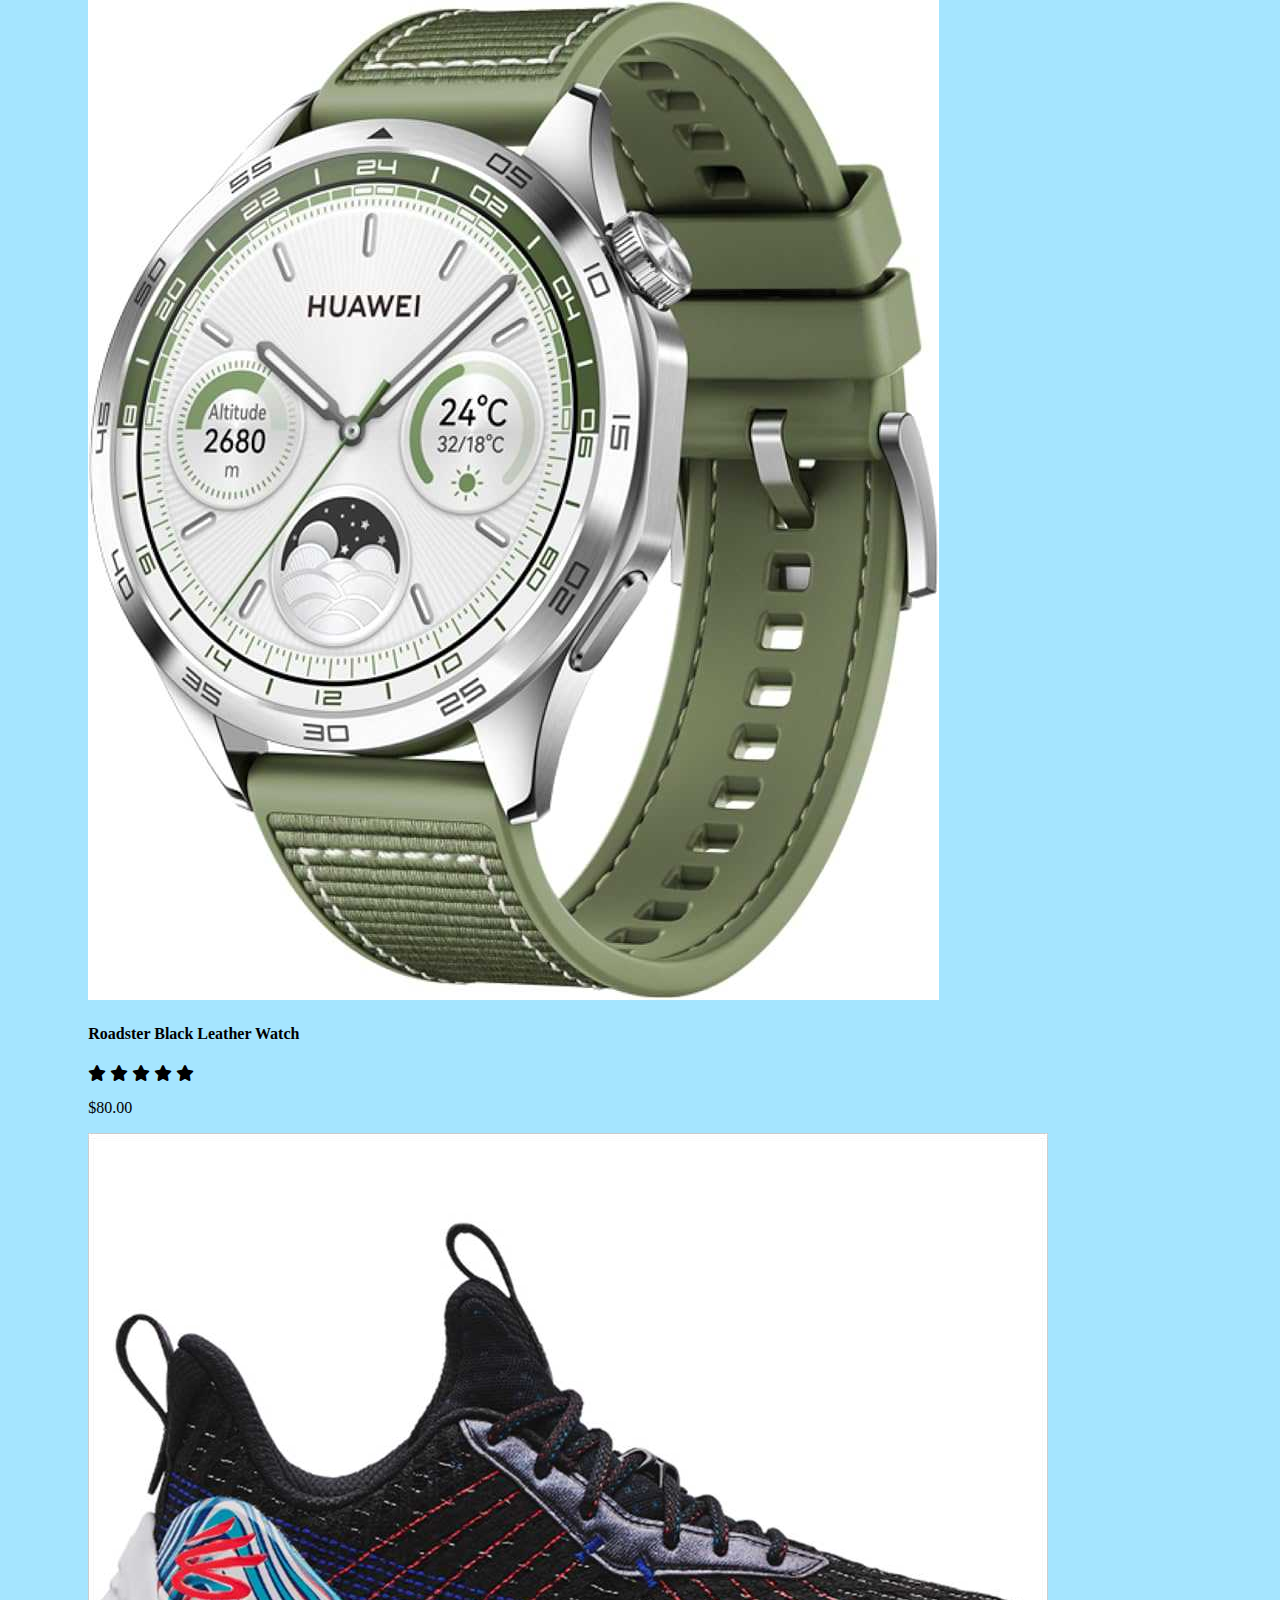
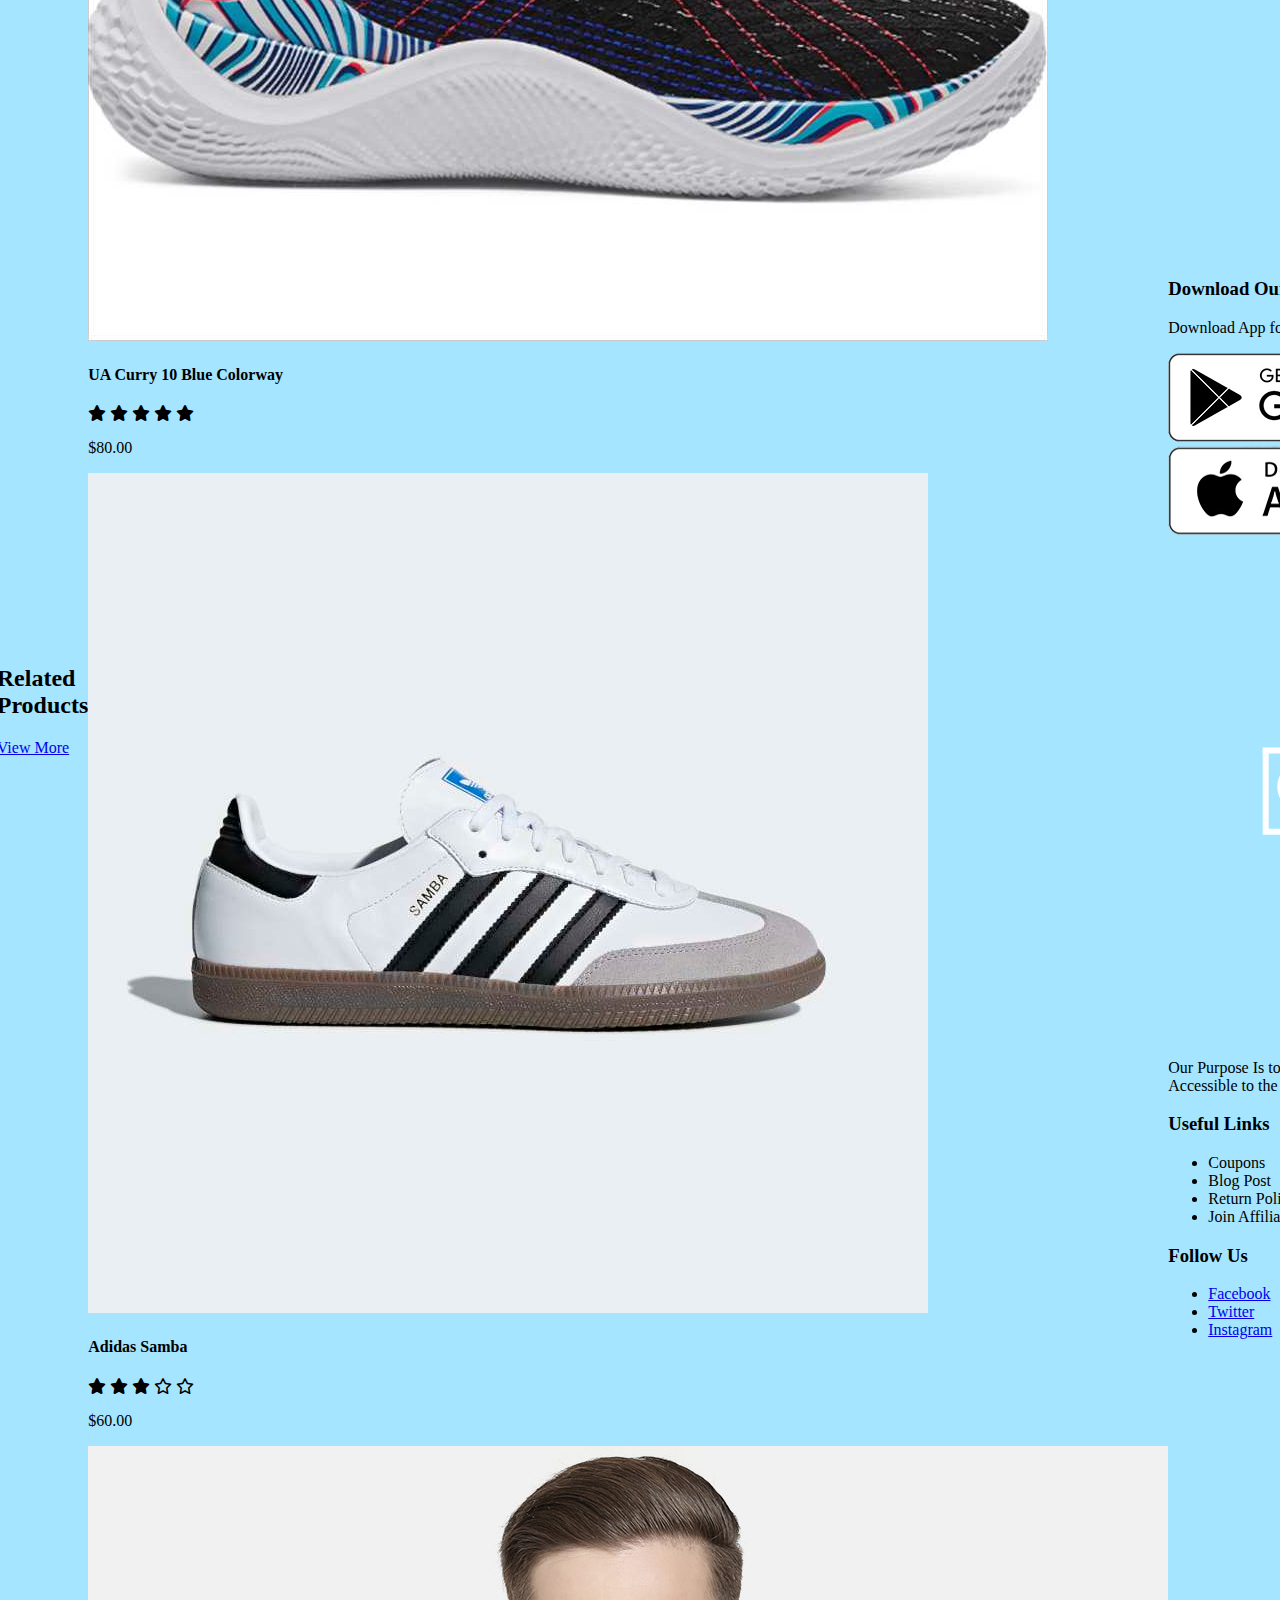
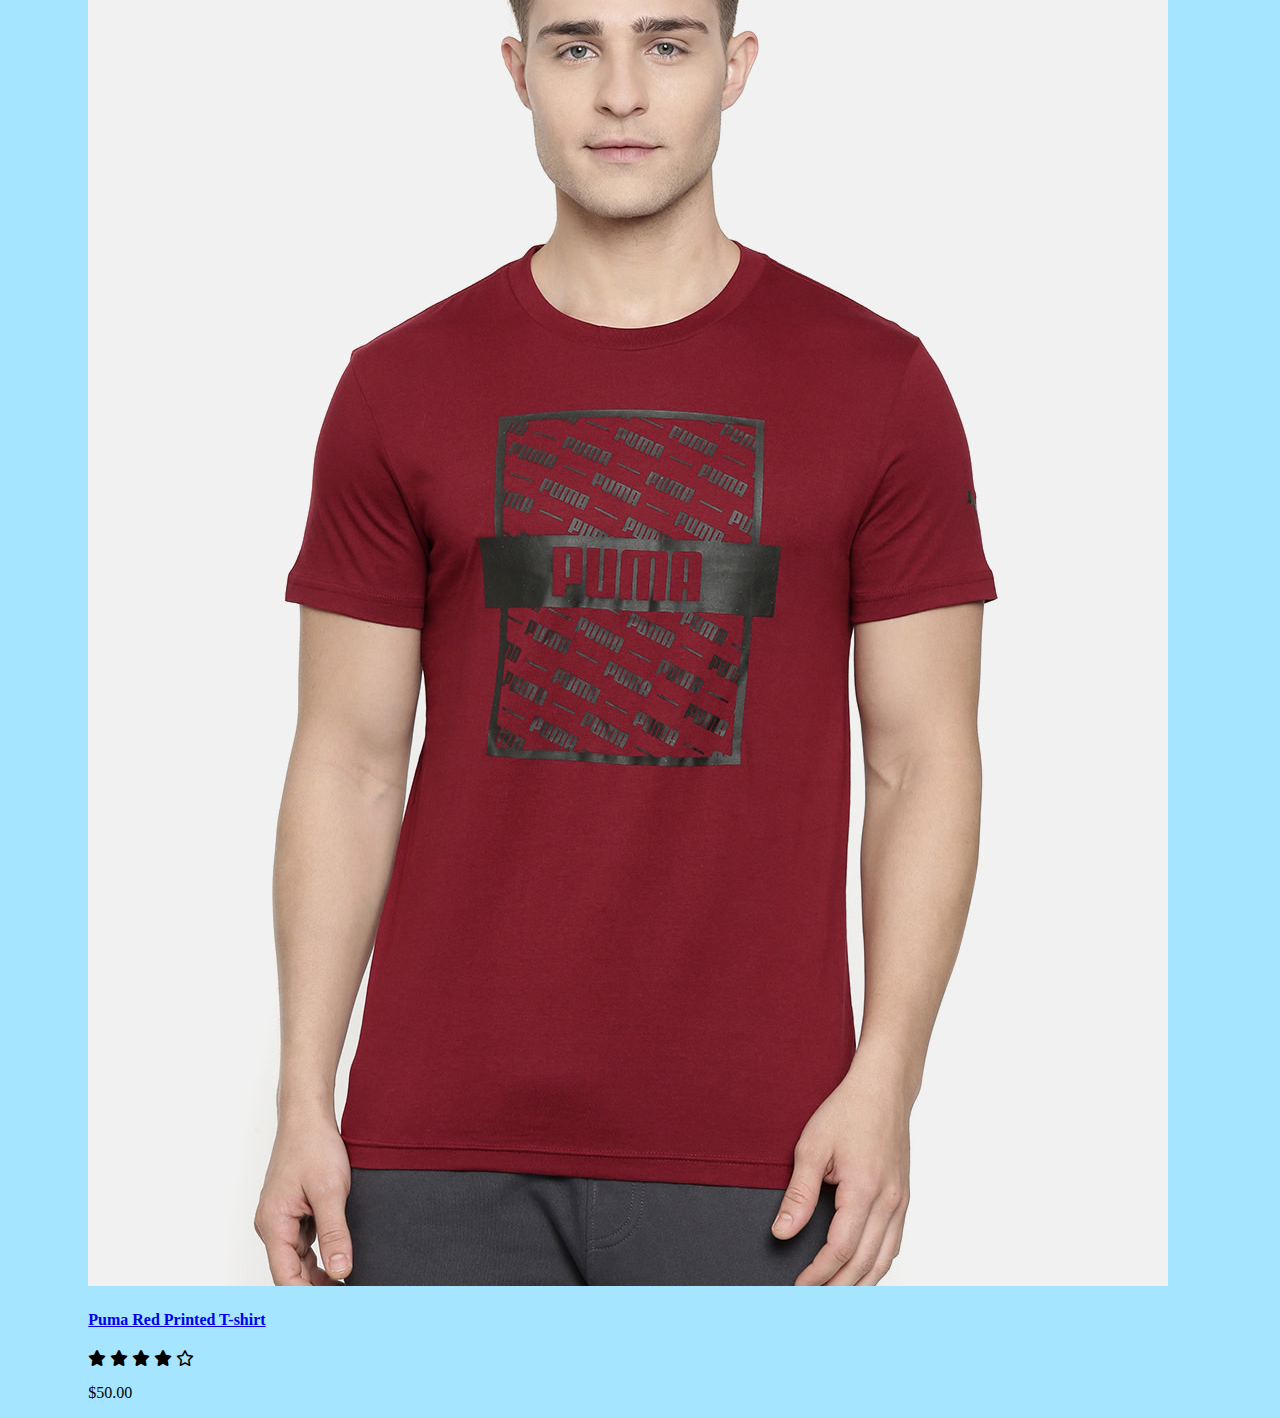
<file: product-details-4.html>
<!DOCTYPE html>
<html lang="en">
<head>
    <meta charset="UTF-8">
    <meta name="viewport" content="width=device width, initial scal=1.0">
    <title>GearUp</title>
    <link rel="stylesheet" href="style.css">
    <link href="https://fonts.googleapis.com/css2?family=Poppins:wght@300;400;500;600;700&display=swap" rel="stylesheet">
    <link rel="stylesheet" href="https://cdnjs.cloudflare.com/ajax/libs/font-awesome/6.5.2/css/all.min.css">
</head>
<body>
    
    <div class="container">
        <div class="navbar">
            <div class="logo">
                <a href="index.html"><img src="images/logo1a.png" width="200px"></a>
            </div>
            <nav>
                <ul id="MenuItems">
                    <li><a href="index.html">Home</a></li>
                    <li><a href="products.html">Products</a></li>
                    <li><a href="about.html">About</a></li>
                    <li><a href="account.html">Account</a></li>
                </ul>
            </nav>
            <a href="cart.html"><img src="images/cart.png" width="30px" height="30px"></a>
            <img src="images/menu.png" class="menu-icon" onclick="menutoggle()">
        </div>        
    </div>

<!------------ single product details ----------->

    <div class="small-container single-product">
        <div class="row">
            <div class="col-2">
                <img src="images/gallery-4.1.jpg" width="100%" id="ProductImg">

                <div class="small-img-row">
                    <div class="small-img-col">
                        <img src="images/gallery-4.1.jpg" width="100%" class="small-img">
                    </div>
                    <div class="small-img-col">
                        <img src="images/gallery-4.2.jpg" width="100%" class="small-img">
                    </div>
                    <div class="small-img-col">
                        <img src="images/gallery-4.3.jpg" width="100%" class="small-img">
                    </div>
                    <div class="small-img-col">
                        <img src="images/gallery-4.4.jpg" width="100%" class="small-img">
                    </div>
                </div>    
            </div>
            <div class="col-2">
                <p>Home / T-Shirt</p>
                <h1>Puma Women Black Polo Shirt</h1>
                <h4>$55.00</h4>
                <select>
                    <option>Select Size</option>
                    <option>XXL</option>
                    <option>XL</option>
                    <option>Large</option>
                    <option>Medium</option>
                    <option>Small</option>
                </select>
                <input type="number" min="1" value="1">
                <a href="" class="btn">Add</a>
                <h3>Product Details <i class="fa fa-indent"></i></h3>
                <br>
                <p>Smarten up your street style look in this button-down polo from the PUMA Essentials collection, with a natty five-button placket and an embroidered PUMA No. 1 Logo at the chest, made with premium BCI cotton.</p>
            </div>
        </div>
    </div>

<!------------ title ----------->

    <div class="small-container">
        <div class="row row-2">
            <h2>Related Products</h2>
            <a href="products.html"><p>View More</p></a>
        </div>
    </div>

<!------------ products ----------->
    <div class="small-container">

        <div class="row">
            <div class="col-4">
                <img src="images/product-9.jpg">
                <h4>Roadster Black Leather Watch</h4>
                <div class="rating">
                    <i class="fa fa-star"></i>
                    <i class="fa fa-star"></i>
                    <i class="fa fa-star"></i>
                    <i class="fa fa-star"></i>
                    <i class="fa fa-star"></i>
                </div>
                <p>$80.00</p>
            </div>
            <div class="col-4">
                <img src="images/product-10.jpg">
                <h4>UA Curry 10 Blue Colorway</h4>
                <div class="rating">
                    <i class="fa fa-star"></i>
                    <i class="fa fa-star"></i>
                    <i class="fa fa-star"></i>
                    <i class="fa fa-star"></i>
                    <i class="fa fa-star"></i>
                </div>
                <p>$80.00</p>
            </div>
            <div class="col-4">
                <img src="images/product-11.jpg">
                <h4>Adidas Samba</h4>
                <div class="rating">
                    <i class="fa fa-star"></i>
                    <i class="fa fa-star"></i>
                    <i class="fa fa-star"></i>
                    <i class="fa-regular fa-star"></i>
                    <i class="fa-regular fa-star"></i>
                </div>
                <p>$60.00</p>
            </div>
            <div class="col-4">
                <a href="product-details-1.html"><img src="images/product-1.jpg"></a>
                <a href="product-details-1.html"><h4>Puma Red Printed T-shirt</h4></a>
                <div class="rating">
                    <i class="fa fa-star"></i>
                    <i class="fa fa-star"></i>
                    <i class="fa fa-star"></i>
                    <i class="fa fa-star"></i>
                    <i class="fa-regular fa-star"></i>
                </div>
                <p>$50.00</p>
            </div>
        </div>

    </div>

<!--------- footer --------->

    <div class="footer">
        <div class="container">
            <div class="row">
                <div class="footer-col-1">
                    <h3>Download Our App</h3>
                    <p>Download App for Android and iOS mobile phone.</p>
                    <div class="app-logo">
                        <img src="images/play-store.png">
                        <img src="images/app-store.png">
                    </div>
                </div>
                <div class="footer-col-2">
                    <img src="images/logo5a.png">
                    <p>Our Purpose Is to Sustainably Make the Pleasure and Benefits of Sports Accessible to the Many.</p>
                </div>
                <div class="footer-col-3">
                    <h3>Useful Links</h3>
                    <ul>
                        <li>Coupons</li>
                        <li>Blog Post</li>
                        <li>Return Policy</li>
                        <li>Join Affiliate</li>
                    </ul>
                </div>
                <div class="footer-col-4">
                    <h3>Follow Us</h3>
                   <ul>
                        <li><a href="https://web.facebook.com/profile.php?id=61559201755661" target="_blank">Facebook</a></li>
                        <li><a href="https://twitter.com/notgearup" target="_blank">Twitter</a></li>
                        <li><a href="https://www.instagram.com/notgearup/Instagram" target="_blank">Instagram</a></li>
                   </ul>
                </div>
            </div>
            <hr>
        </div>
    </div>

<!-------- js for toggle menu -------->

    <script>
        var MenuItems = document.getElementById("MenuItems");

        MenuItems.style.maxHeight = "0px";

        function menutoggle() {
            if (MenuItems.style.maxHeight == "0px") 
                {
                    MenuItems.style.maxHeight = "200px";
                } 
            else
                {
                    MenuItems.style.maxHeight = "0px";
                }    
        }
    </script>

<!-------- js for product gallery -------->

    <script>
        var ProductImg = document.getElementById("ProductImg");

        var SmallImg = document.getElementsByClassName("small-img");

            SmallImg[0].onclick = function() 
            {
                ProductImg.src = SmallImg[0].src;
            }

            SmallImg[1].onclick = function() 
            {
                ProductImg.src = SmallImg[1].src;
            }

            SmallImg[2].onclick = function() 
            {
                ProductImg.src = SmallImg[2].src;
            }

            SmallImg[3].onclick = function() 
            {
                ProductImg.src = SmallImg[3].src;
            }


    </script>
</body>
</html>
</file>
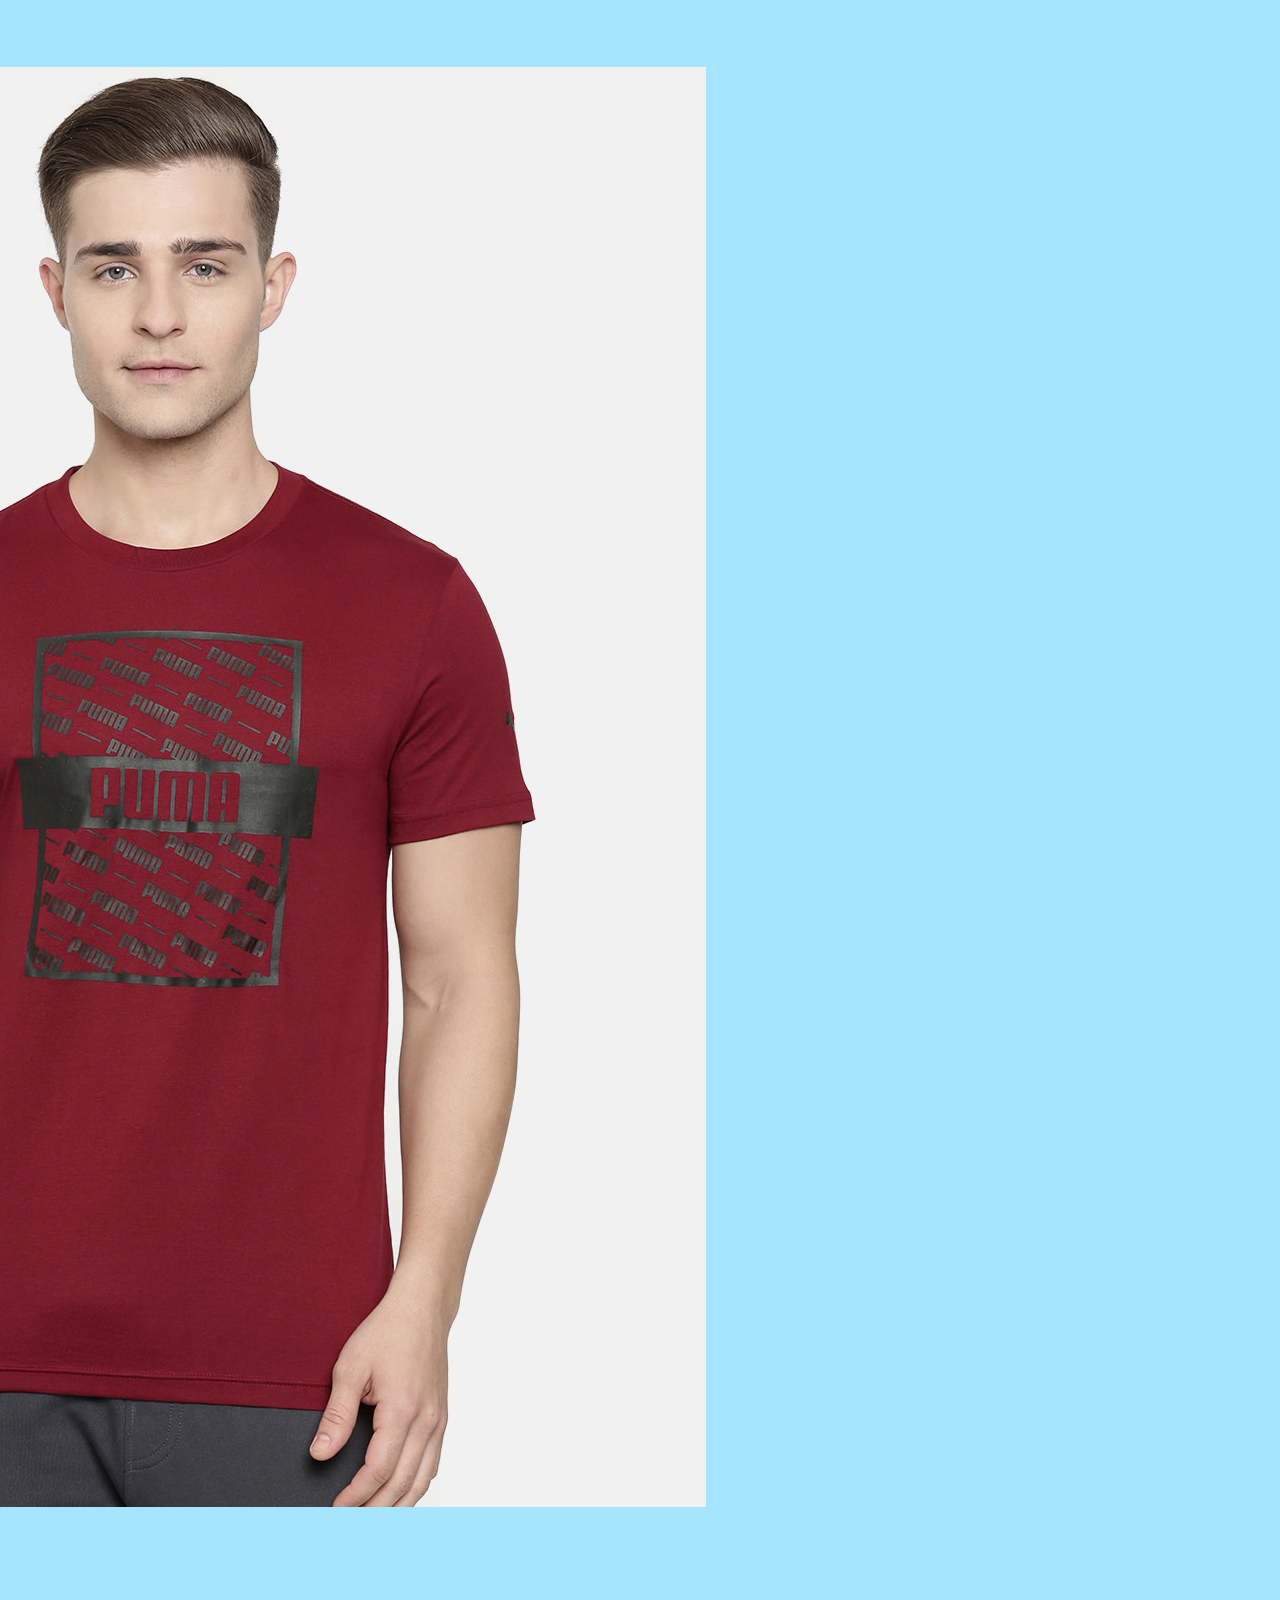
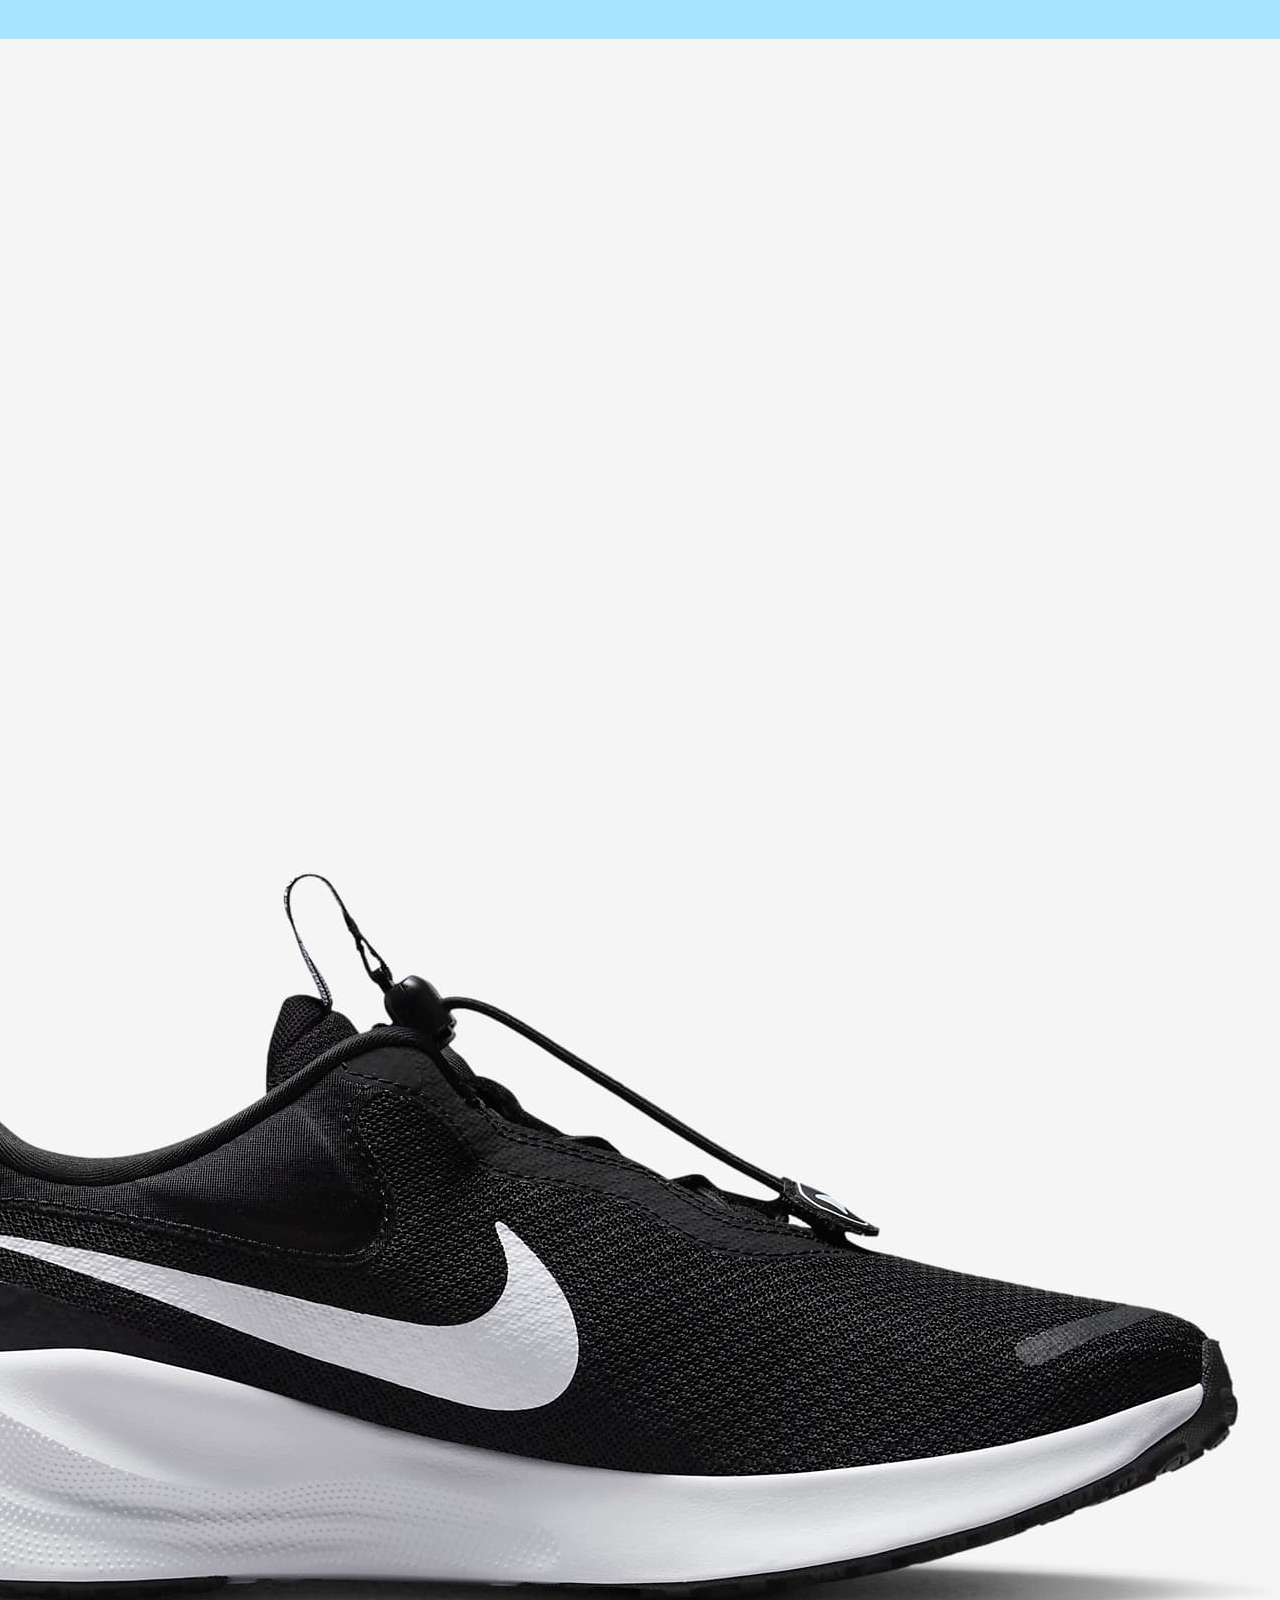
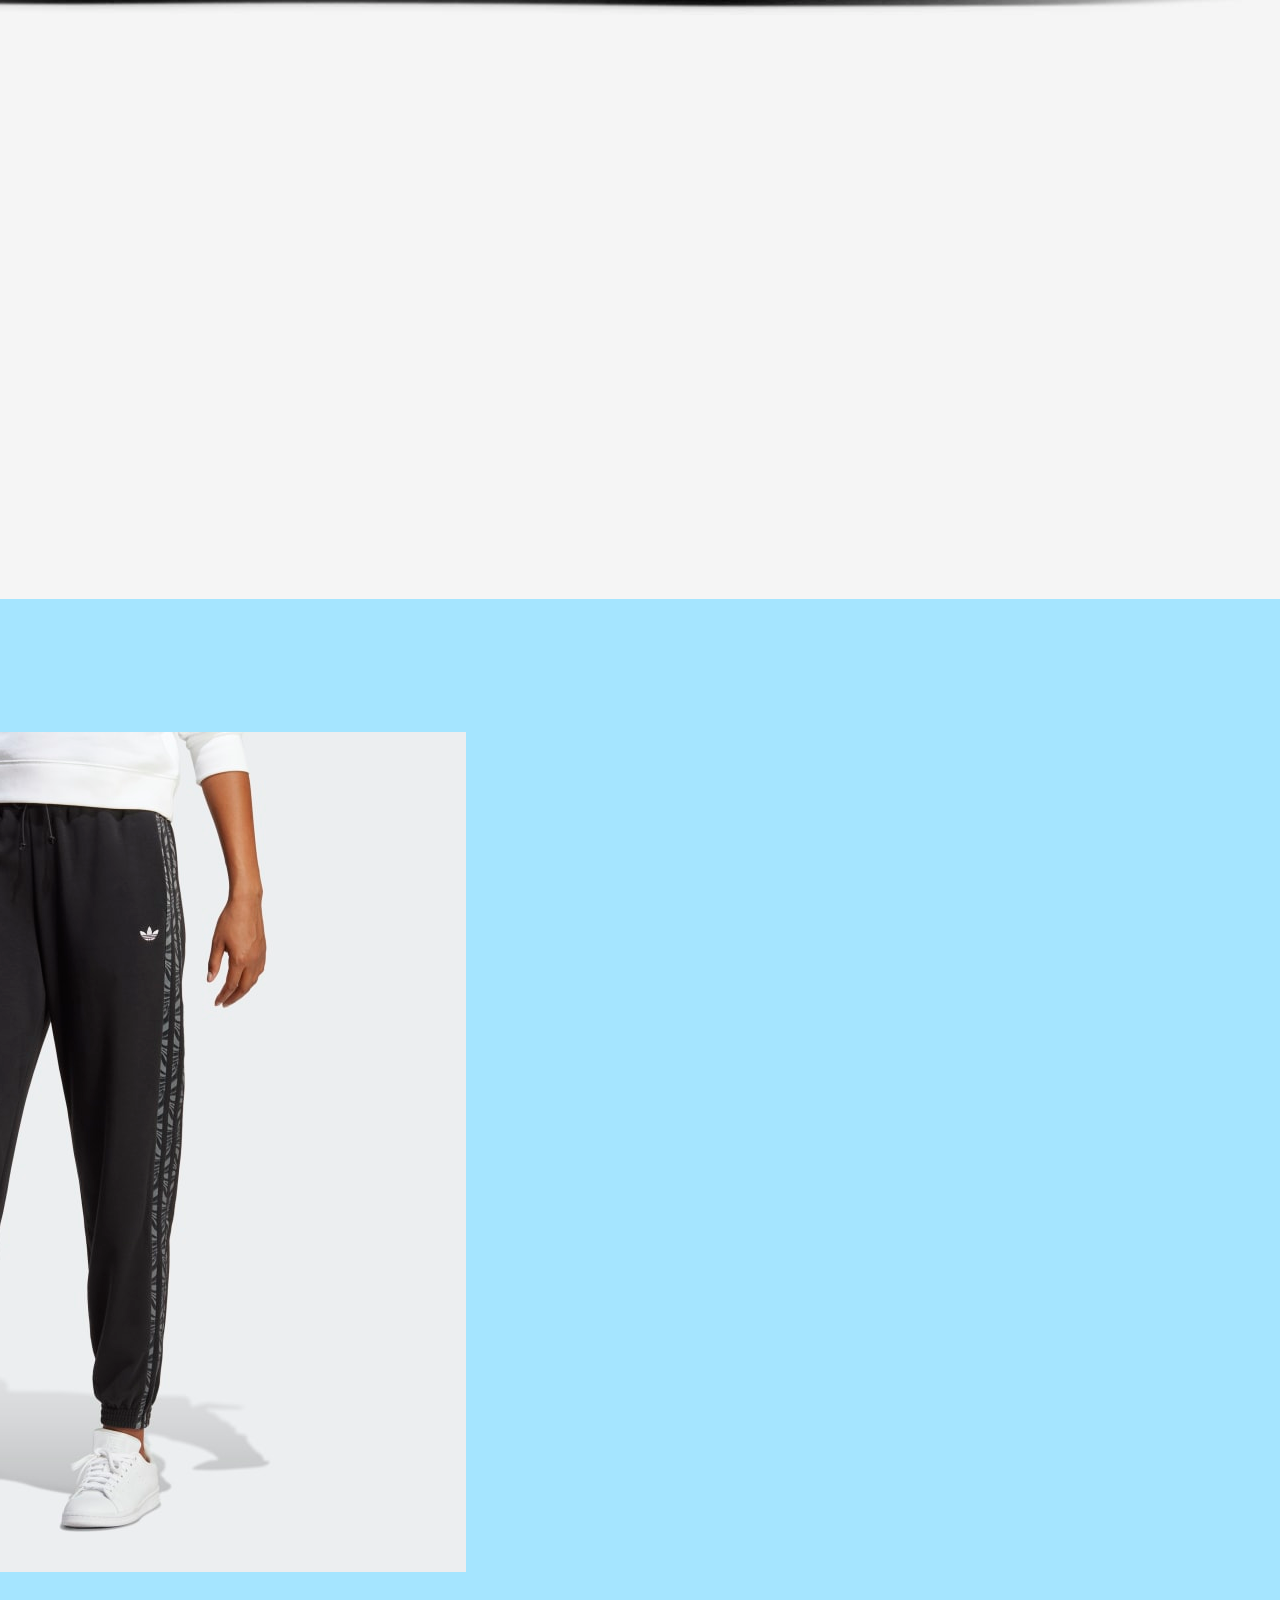
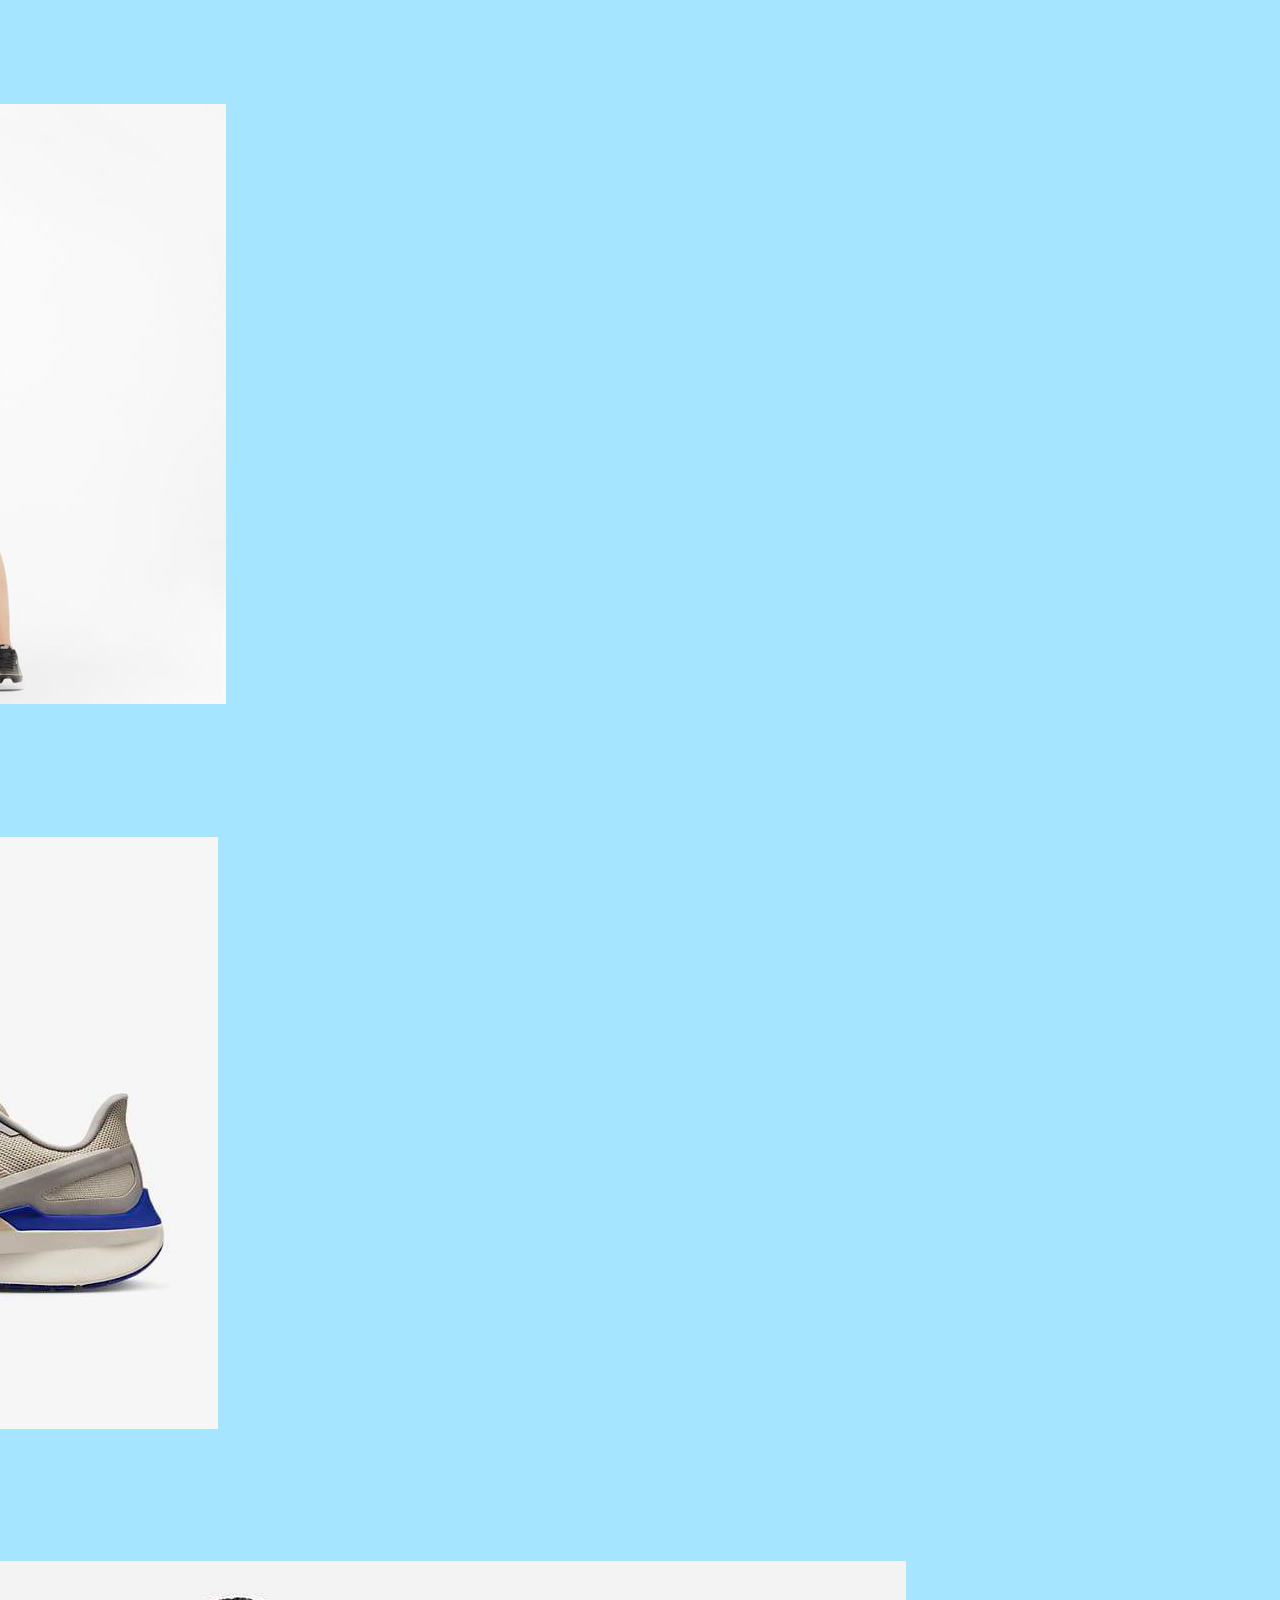
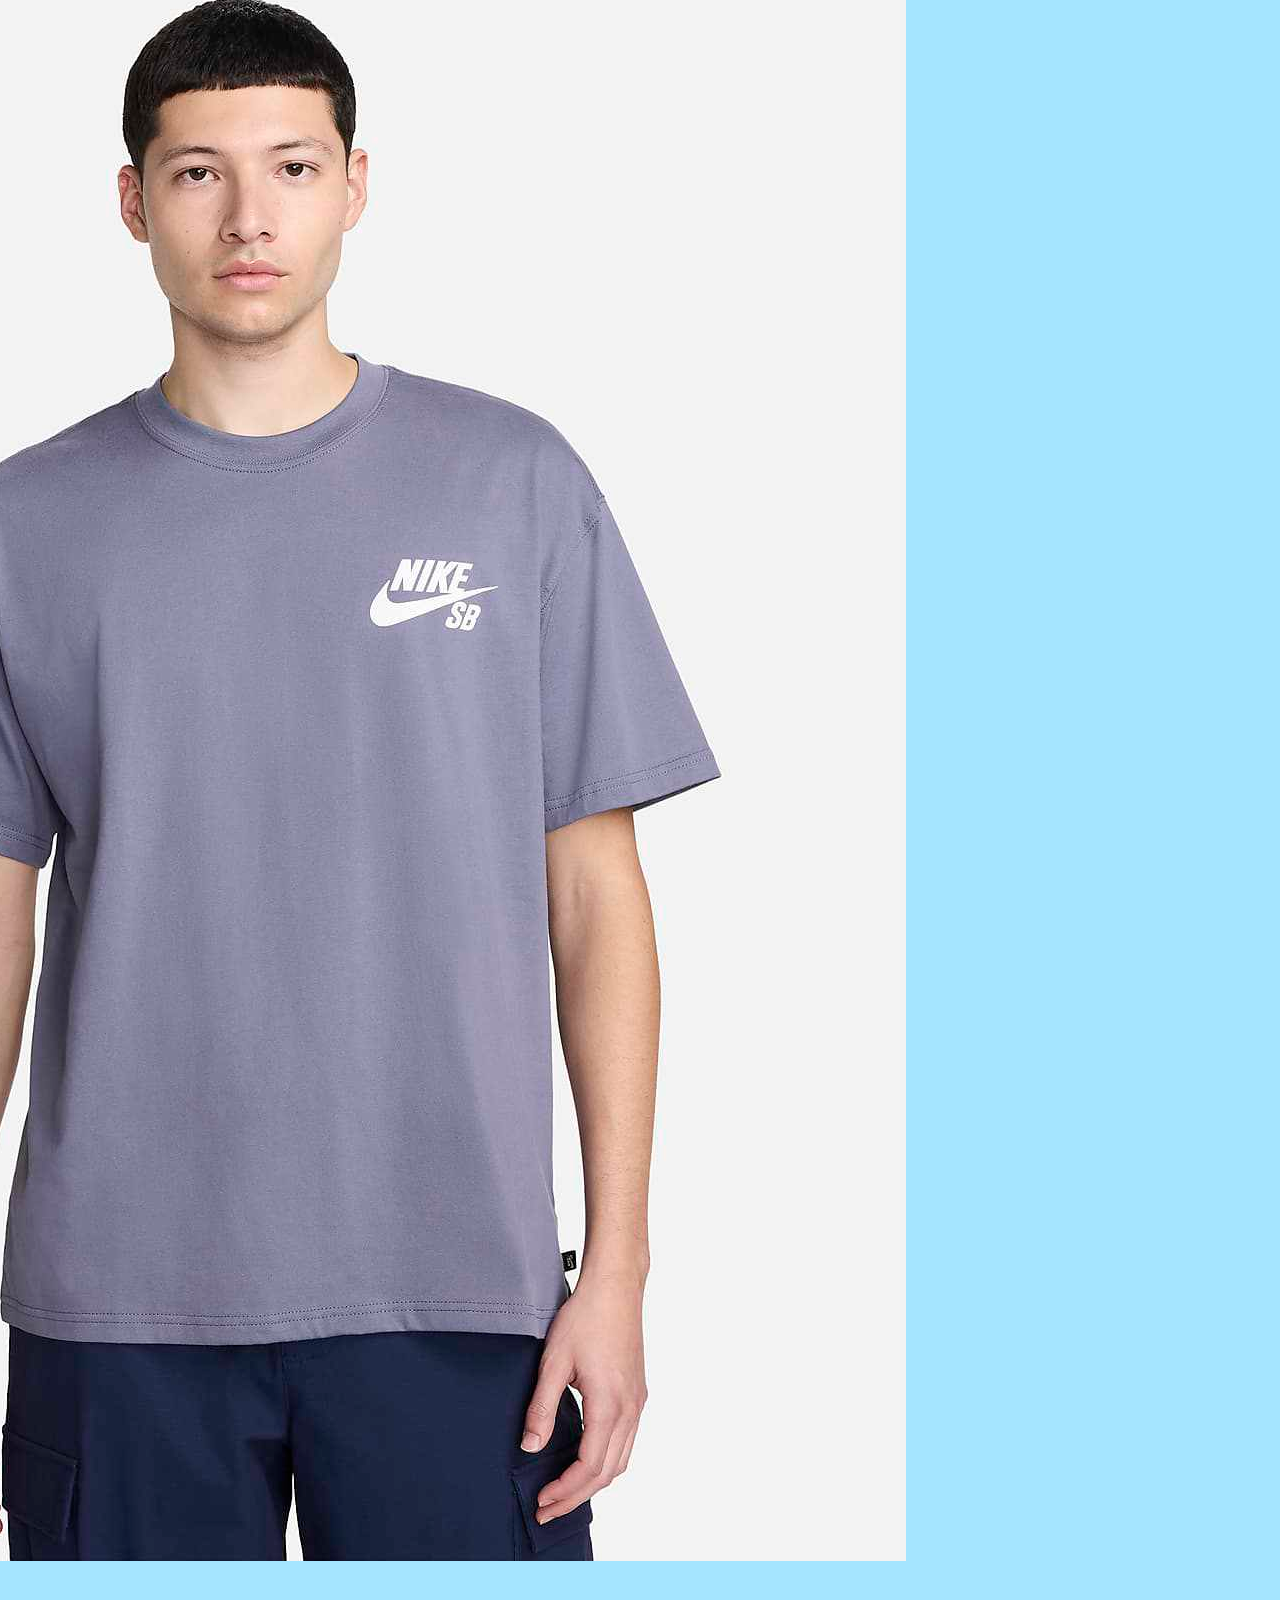
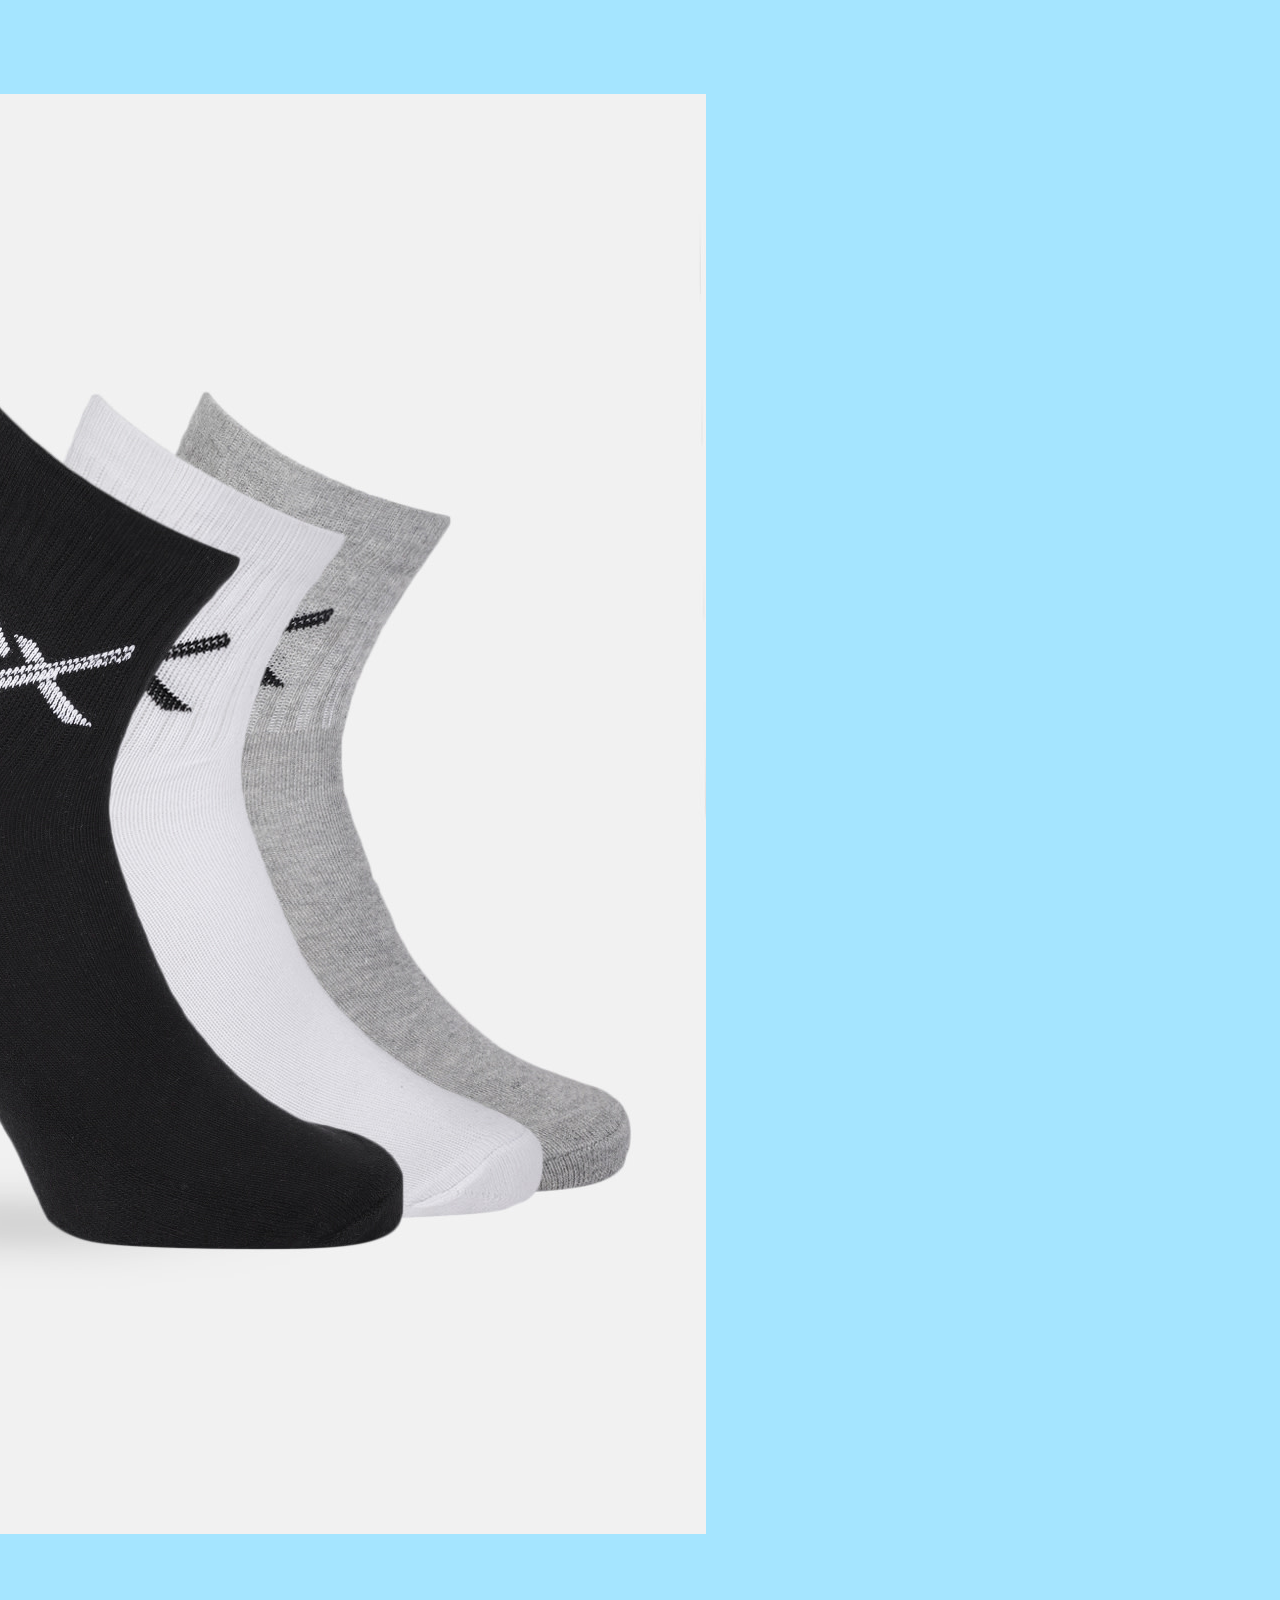
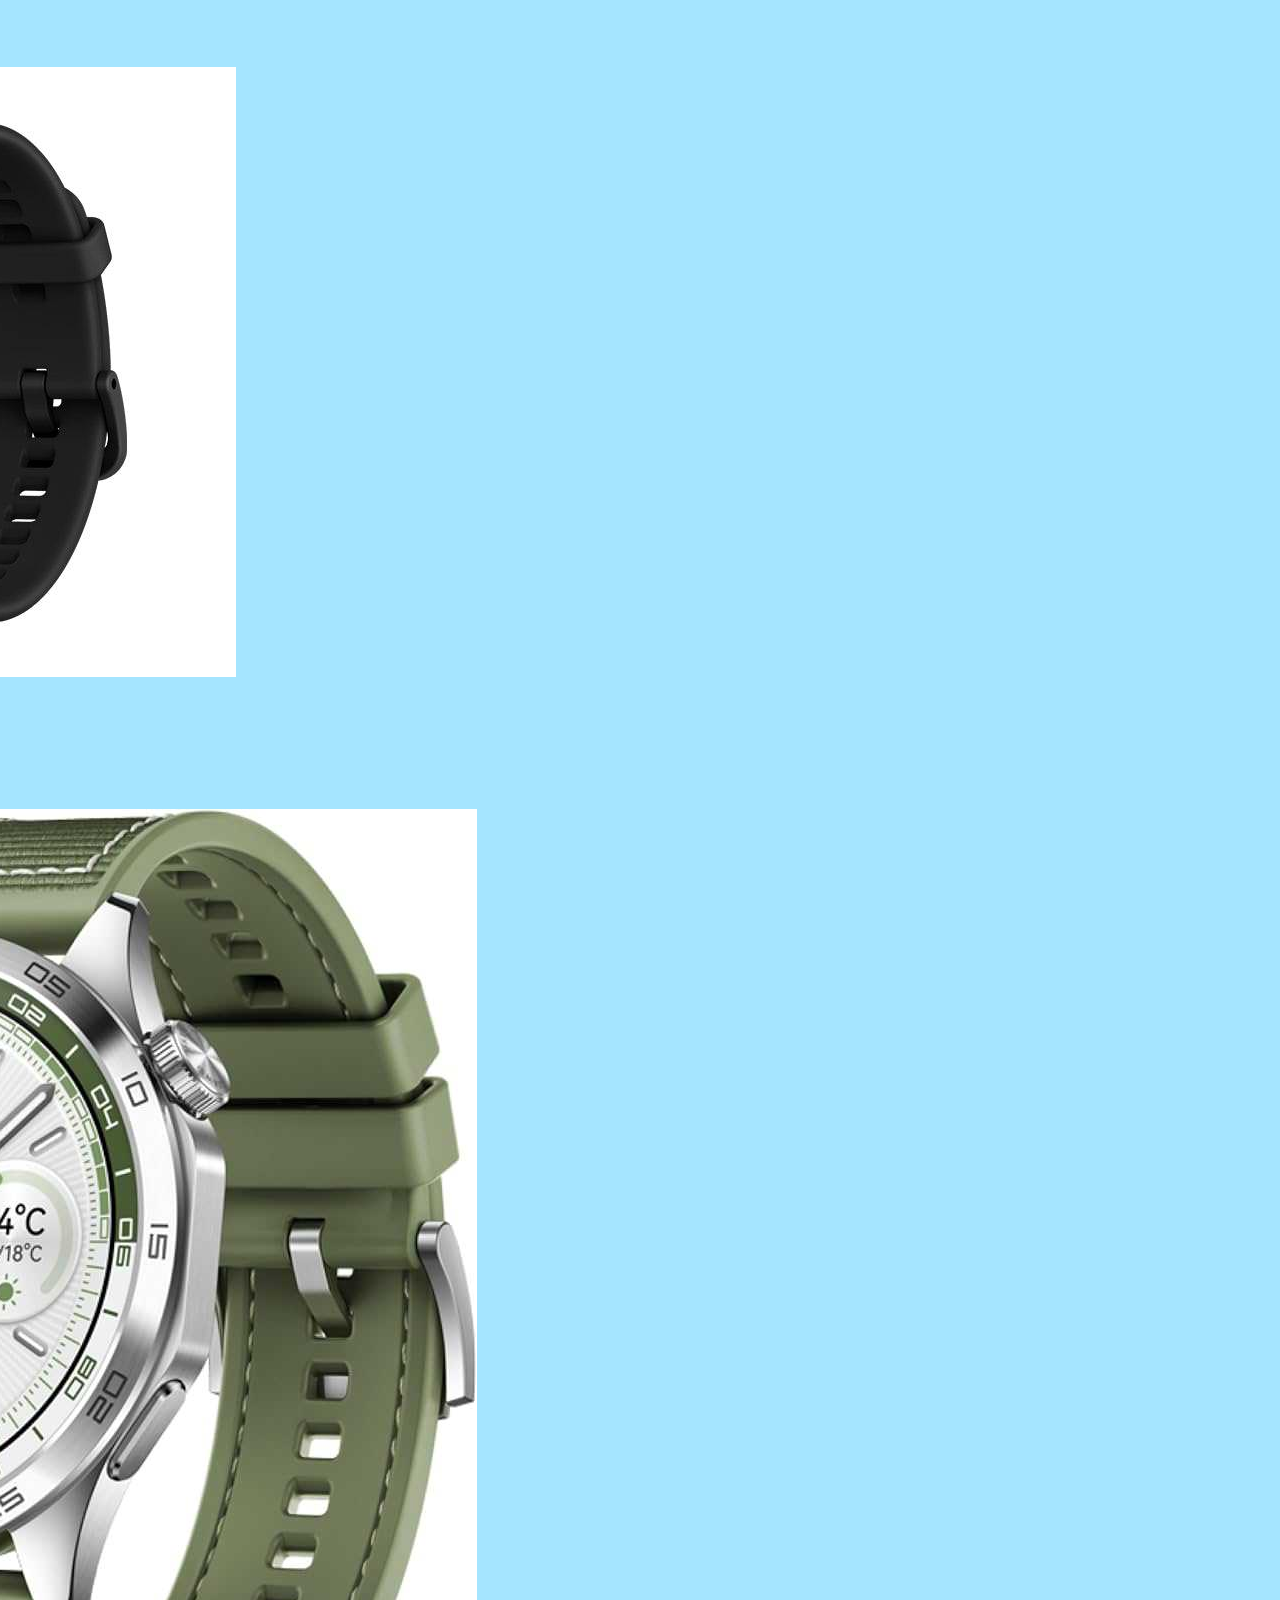
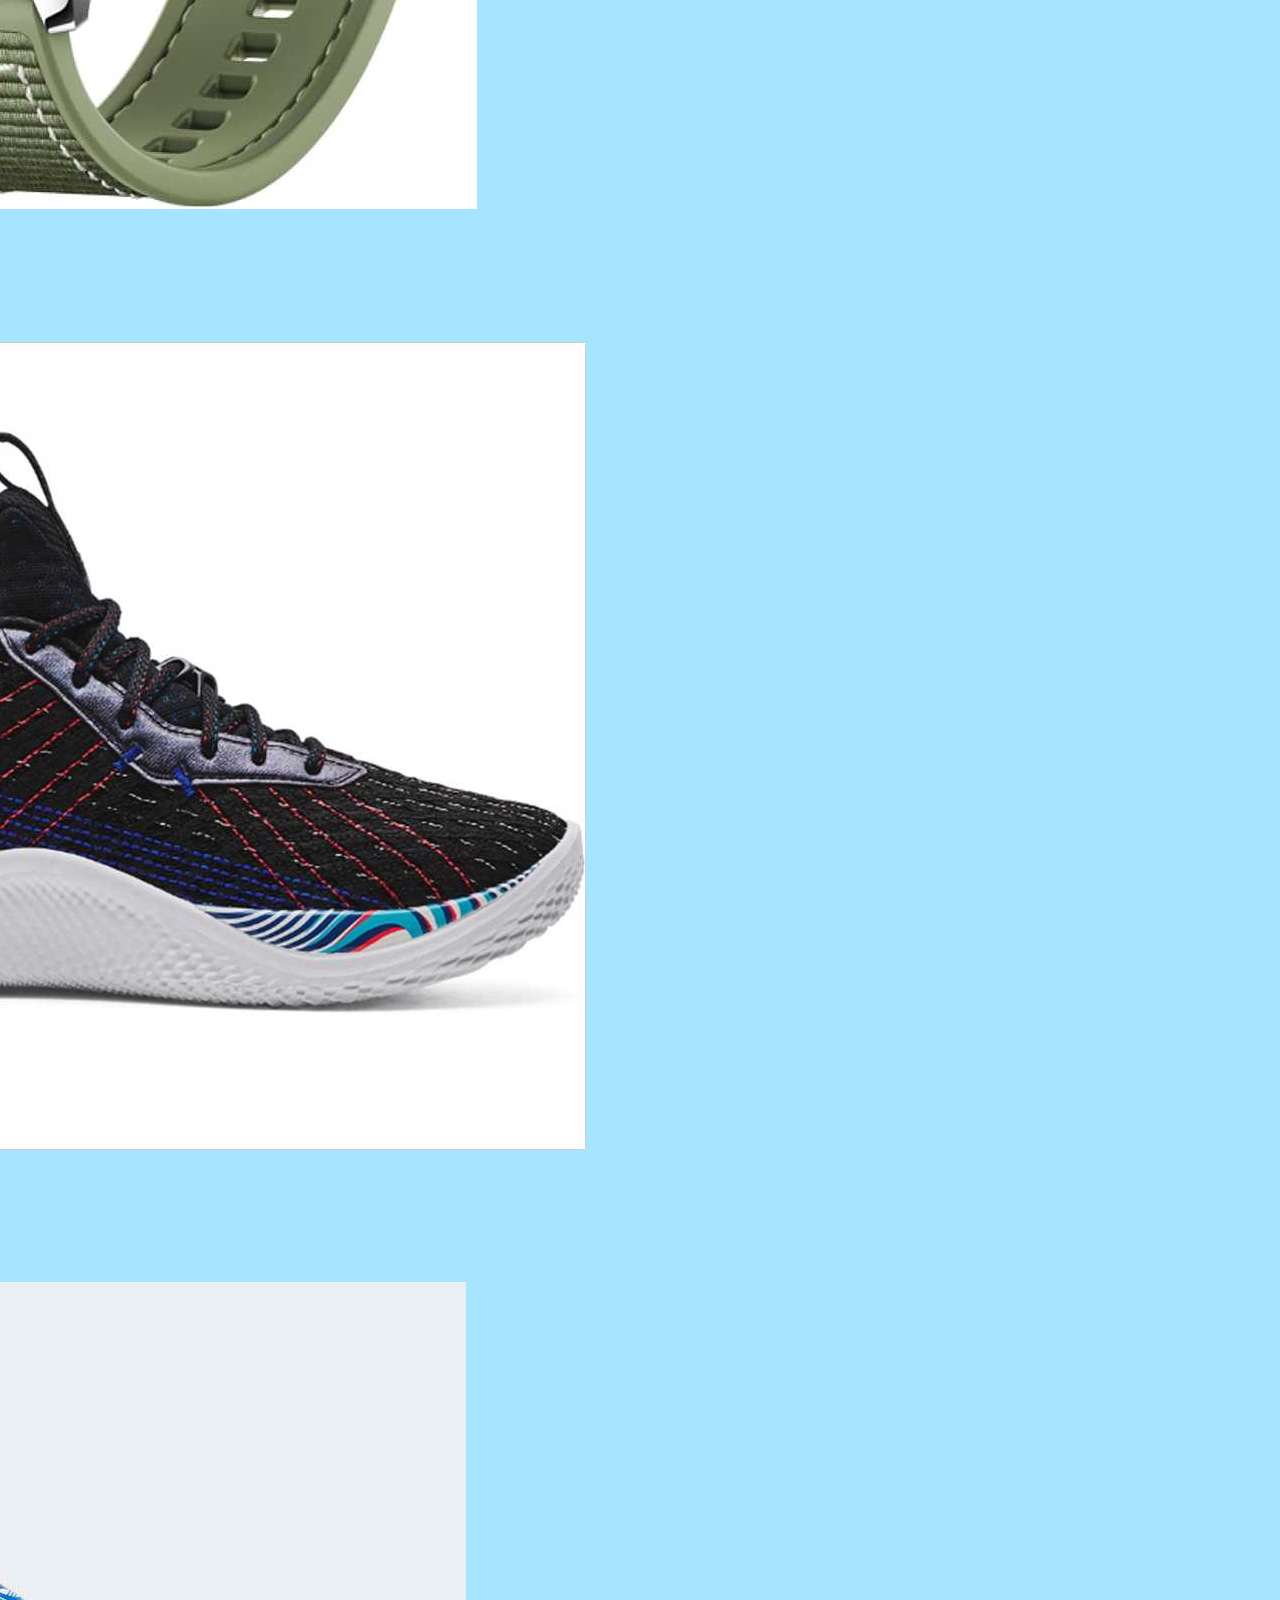
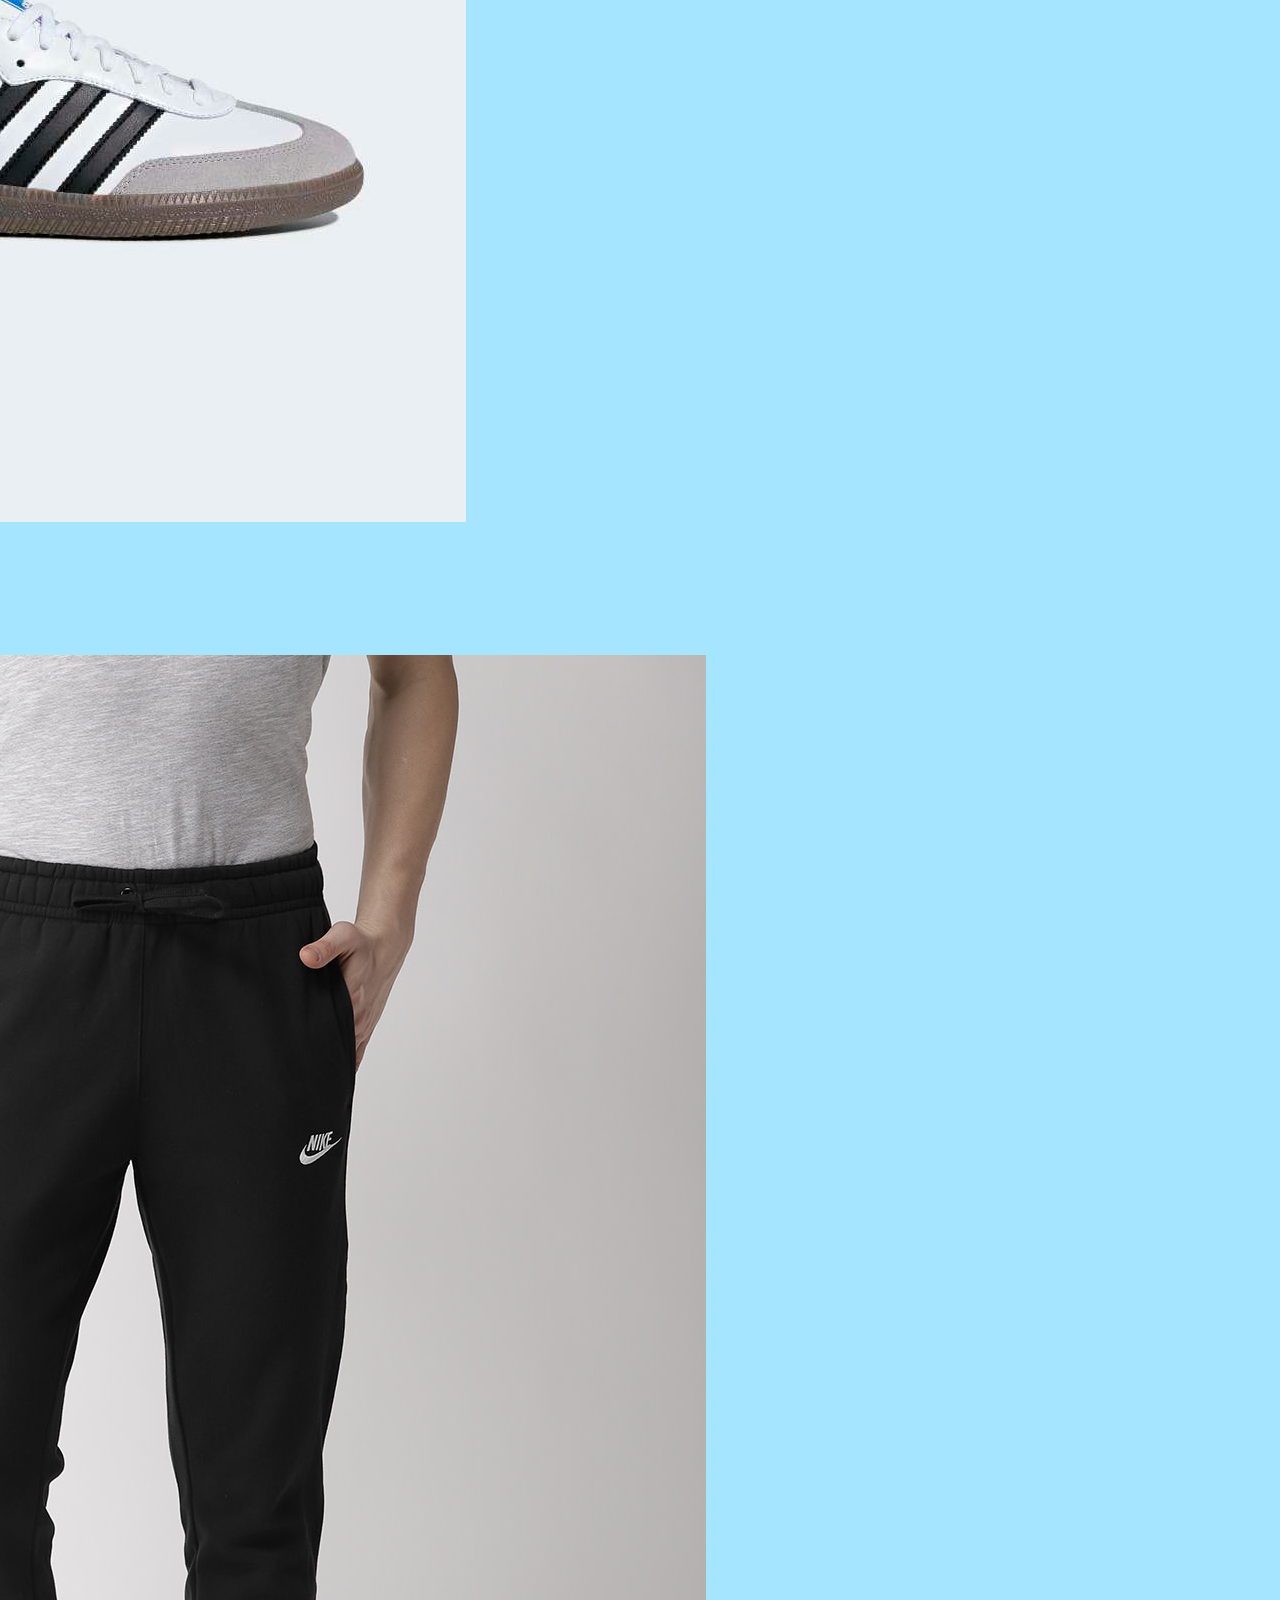
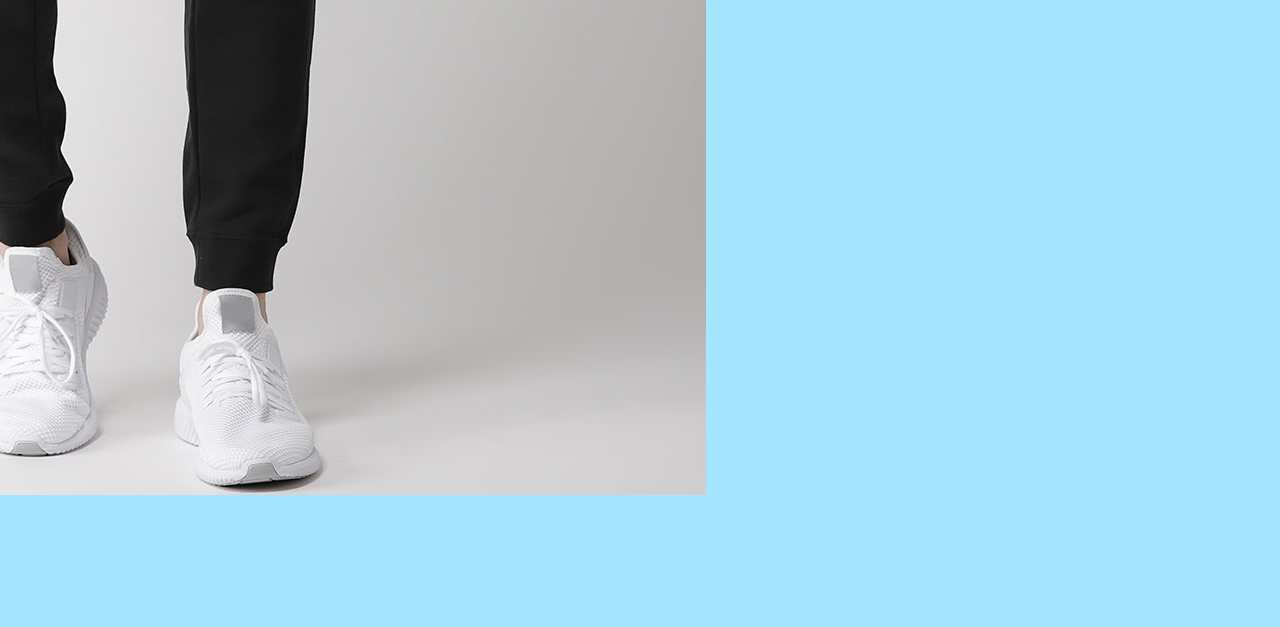
<file: products.html>
<!DOCTYPE html>
<html lang="en">
<head>
    <meta charset="UTF-8">
    <meta name="viewport" content="width=device width, initial scal=1.0">
    <title>GearUp</title>
    <link rel="stylesheet" href="style.css">
    <link href="https://fonts.googleapis.com/css2?family=Poppins:wght@300;400;500;600;700&display=swap" rel="stylesheet">
    <link rel="stylesheet" href="https://cdnjs.cloudflare.com/ajax/libs/font-awesome/6.5.2/css/all.min.css">
</head>
<body>
    
    <div class="container">
        <div class="navbar">
            <div class="logo">
                <a href="index.html"><img src="images/logo1a.png" width="200px"></a>
            </div>
            <nav>
                <ul id="MenuItems">
                    <li><a href="index.html">Home</a></li>
                    <li><a href="products.html">Products</a></li>
                    <li><a href="about.html">About</a></li>
                    <li><a href="account.html">Account</a></li>
                </ul>
            </nav>
            <a href="cart.html"><img src="images/cart.png" width="30px" height="30px"></a>
            <img src="images/menu.png" class="menu-icon" onclick="menutoggle()">
        </div>        
    </div>

    <div class="small-container">

        <div class="row row-2">
            <h2>All Products</h2>
        </div>
        <div class="row">
            <div class="col-4">
                <a href="product-details-1.html"><img src="images/product-1.jpg"></a>
                <a href="product-details-1.html"><h4>Puma Red Printed T-shirt</h4></a>
                <div class="rating">
                    <i class="fa fa-star"></i>
                    <i class="fa fa-star"></i>
                    <i class="fa fa-star"></i>
                    <i class="fa fa-star"></i>
                    <i class="fa-regular fa-star"></i>
                </div>
                <p>$50.00</p>
            </div>
            <div class="col-4">
                <a href="product-details-2.html"><img src="images/product-2.jpg"></a>
                <a href="product-details-2.html"><h4>Nike Men Black Running Shoes</h4></a>
                <div class="rating">
                    <i class="fa fa-star"></i>
                    <i class="fa fa-star"></i>
                    <i class="fa fa-star"></i>
                    <i class="fa fa-star"></i>
                    <i class="fa-regular fa-star-half-stroke"></i>
                </div>
                <p>$80.00</p>
            </div>
            <div class="col-4">
                <a href="product-details-3.html"><img src="images/product-3.jpg"></a>
                <a href="product-details-3.html"><h4>Adidas Jogger Pants</h4></a>
                <div class="rating">
                    <i class="fa fa-star"></i>
                    <i class="fa fa-star"></i>
                    <i class="fa fa-star"></i>
                    <i class="fa fa-star"></i>
                    <i class="fa-regular fa-star"></i>
                </div>
                <p>$50.00</p>
            </div>
            <div class="col-4">
                <a href="product-details-4.html"><img src="images/product-4.jpg"></a>
                <a href="product-details-4.html"><h4>Puma Women Black Polo Shirt</h4></a>
                <div class="rating">
                    <i class="fa fa-star"></i>
                    <i class="fa fa-star"></i>
                    <i class="fa fa-star"></i>
                    <i class="fa fa-star"></i>
                    <i class="fa-regular fa-star"></i>
                </div>
                <p>$55.00</p>
            </div>
        </div>
        <div class="row">
            <div class="col-4">
                <img src="images/product-5.jpg">
                <h4>Nike Grey Air Zoom</h4>
                <div class="rating">
                    <i class="fa fa-star"></i>
                    <i class="fa fa-star"></i>
                    <i class="fa fa-star"></i>
                    <i class="fa fa-star"></i>
                    <i class="fa-regular fa-star-half-stroke"></i>
                </div>
                <p>$70.00</p>
            </div>
            <div class="col-4">
                <img src="images/product-6.jpg">
                <h4>Nike SB Logo Skate T-Shirt</h4>
                <div class="rating">
                    <i class="fa fa-star"></i>
                    <i class="fa fa-star"></i>
                    <i class="fa fa-star"></i>
                    <i class="fa-regular fa-star"></i>
                    <i class="fa-regular fa-star"></i>
                </div>
                <p>$40.00</p>
            </div>
            <div class="col-4">
                <img src="images/product-7.jpg">
                <h4>HRX Mid Cut Socks</h4>
                <div class="rating">
                    <i class="fa fa-star"></i>
                    <i class="fa fa-star"></i>
                    <i class="fa fa-star"></i>
                    <i class="fa fa-star"></i>
                    <i class="fa-regular fa-star-half-stroke"></i>
                </div>
                <p>$30.00</p>
            </div>
            <div class="col-4">
                <img src="images/product-8.jpg">
                <h4>Huawei Watch Fit Black</h4>
                <div class="rating">
                    <i class="fa fa-star"></i>
                    <i class="fa fa-star"></i>
                    <i class="fa fa-star"></i>
                    <i class="fa fa-star"></i>
                    <i class="fa fa-star"></i>
                </div>
                <p>$65.00</p>
            </div>
        </div>
        <div class="row">
            <div class="col-4">
                <img src="images/product-9.jpg">
                <h4>Huawei Watch GT4</h4>
                <div class="rating">
                    <i class="fa fa-star"></i>
                    <i class="fa fa-star"></i>
                    <i class="fa fa-star"></i>
                    <i class="fa fa-star"></i>
                    <i class="fa fa-star"></i>
                </div>
                <p>$80.00</p>
            </div>
            <div class="col-4">
                <img src="images/product-10.jpg">
                <h4>UA Curry 10 Blue Colorway</h4>
                <div class="rating">
                    <i class="fa fa-star"></i>
                    <i class="fa fa-star"></i>
                    <i class="fa fa-star"></i>
                    <i class="fa fa-star"></i>
                    <i class="fa fa-star"></i>
                </div>
                <p>$80.00</p>
            </div>
            <div class="col-4">
                <img src="images/product-11.jpg">
                <h4>Adidas Samba</h4>
                <div class="rating">
                    <i class="fa fa-star"></i>
                    <i class="fa fa-star"></i>
                    <i class="fa fa-star"></i>
                    <i class="fa-regular fa-star"></i>
                    <i class="fa-regular fa-star"></i>
                </div>
                <p>$60.00</p>
            </div>
            <div class="col-4">
                <img src="images/product-12.jpg">
                <h4>Nike Black Joggers</h4>
                <div class="rating">
                    <i class="fa fa-star"></i>
                    <i class="fa fa-star"></i>
                    <i class="fa fa-star"></i>
                    <i class="fa fa-star"></i>
                    <i class="fa fa-star"></i>
                </div>
                <p>$75.00</p>
            </div>
        </div>
    </div>

<!--------- footer --------->

    <div class="footer">
        <div class="container">
            <div class="row">
                <div class="footer-col-1">
                    <h3>Download Our App</h3>
                    <p>Download App for Android and iOS mobile phone.</p>
                    <div class="app-logo">
                        <img src="images/play-store.png">
                        <img src="images/app-store.png">
                    </div>
                </div>
                <div class="footer-col-2">
                    <img src="images/logo5a.png">
                    <p>Our Purpose Is to Sustainably Make the Pleasure and Benefits of Sports Accessible to the Many.</p>
                </div>
                <div class="footer-col-3">
                    <h3>Follow Us</h3>
                    <ul>
                        <li>Coupons</li>
                        <li>Blog Post</li>
                        <li>Return Policy</li>
                        <li>Join Affiliate</li>
                    </ul>
                </div>
                <div class="footer-col-4">
                    <h3>Follow Us</h3>
                   <ul>
                        <li><a href="https://web.facebook.com/profile.php?id=61559201755661" target="_blank">Facebook</a></li>
                        <li><a href="https://twitter.com/notgearup" target="_blank">Twitter</a></li>
                        <li><a href="https://www.instagram.com/notgearup/Instagram" target="_blank">Instagram</a></li>
                   </ul>
                </div>
            </div>
            <hr>
        </div>
    </div>

<!-------- js for toggle menu -------->

    <script>
        var MenuItems = document.getElementById("MenuItems");

        MenuItems.style.maxHeight = "0px";

        function menutoggle() {
            if (MenuItems.style.maxHeight == "0px") 
                {
                    MenuItems.style.maxHeight = "200px";
                } 
            else
                {
                    MenuItems.style.maxHeight = "0px";
                }    
        }
    </script>
</body>
</html>
</file>
<file: style.css>
:root {
    --primary: #fff;
    --bg-color: rgb(165, 229, 255);
    --bg-envelope-color: #f5edd1;
    --envelope-tab: #ecdeb8;
    --envelope-cover: #e6cfa7;
    --shadow-color: rgba(0, 0, 0, 0.2);
    --txt-color: #444;
    --heart-color: rgb(55, 198, 255);
}

body {
    margin: 0;
    padding: 0;
    box-sizing: border-box;
    background: var(--bg-color);
    display: flex;
    align-items: center;
    justify-content: center;
}

.container {
    height: 100vh;
    display: grid;
    place-items: center;
}

.container > .envelope-wrapper {
    background: var(--bg-envelope-color);
    box-shadow: 0 0 40px var(--shadow-color);
}

.envelope-wrapper > .envelope {
    position: relative;
    width: 300px;
    height: 230px;
}

.envelope-wrapper > .envelope::before {
    content: "";
    position: absolute;
    top: 0;
    z-index: 2;
    border-top: 130px solid var(--envelope-tab);
    border-right: 150px solid transparent;
    border-left: 150px solid transparent;
    transform-origin: top;
    transition: all 0.5s ease-in-out 0.7s;
}

.envelope-wrapper > .envelope::after {
    content: "";
    position: absolute;
    z-index: 2;
    width: 0px;
    height: 0px;
    border-top: 130px solid transparent;
    border-right: 150px solid var(--envelope-cover);
    border-bottom: 100px solid var(--envelope-cover);
    border-left: 150px solid var(--envelope-cover);
}

.envelope > .letter {
    position: absolute;
    right: 20%;
    bottom: 0;
    width: 54%;
    height: 80%;
    background: var(--primary);
    text-align: center;
    transition: all 1s ease-in-out;
    box-shadow: 0 0 5px var(--shadow-color);
    padding: 20px 10px;
}

.envelope > .letter > .text {
    font-family: 'Gill Sans', 'Gill Sans MT', Calibri, 'Trebuchet MS', sans-serif;
    color: var(--txt-color);
    text-align: left;
    font-size: 10px;
}

.envelope > .letter > .text img {
    max-width: 100%;
    max-height: 100%;
    object-fit: cover;
    width: 300px;
    height: 128px;
    object-fit: contain;
}

.heart {
    position: absolute;
    top: 50%;
    left: 50%;
    width: 15px;
    height: 15px;
    background: var(--heart-color);
    z-index: 4;
    transform: translate(-50%, -20%) rotate(45deg);
    transition: transform 0.5s ease-in-out 1s;
    box-shadow: 0 1px 6px var(--shadow-color);
    cursor: pointer;
}

.heart:before, 
.heart:after {
    content: "";
    position: absolute;
    width: 15px;
    height: 15px;
    background-color: var(--heart-color);
    border-radius: 50%;
}

.heart:before {
    top: -7.5px;
}

.heart:after {
    right: 7.5px;
}

.flap > .envelope:before {
    transform: rotateX(180deg);
    z-index: 0;
}

.flap > .envelope > .letter {
    bottom: 100px;
    transform: scale(1.5);
    transition-delay: 1s;
}

.flap > .heart {
    transform: rotate(90deg);
    transition-delay: 0.4s;
}
</file>
